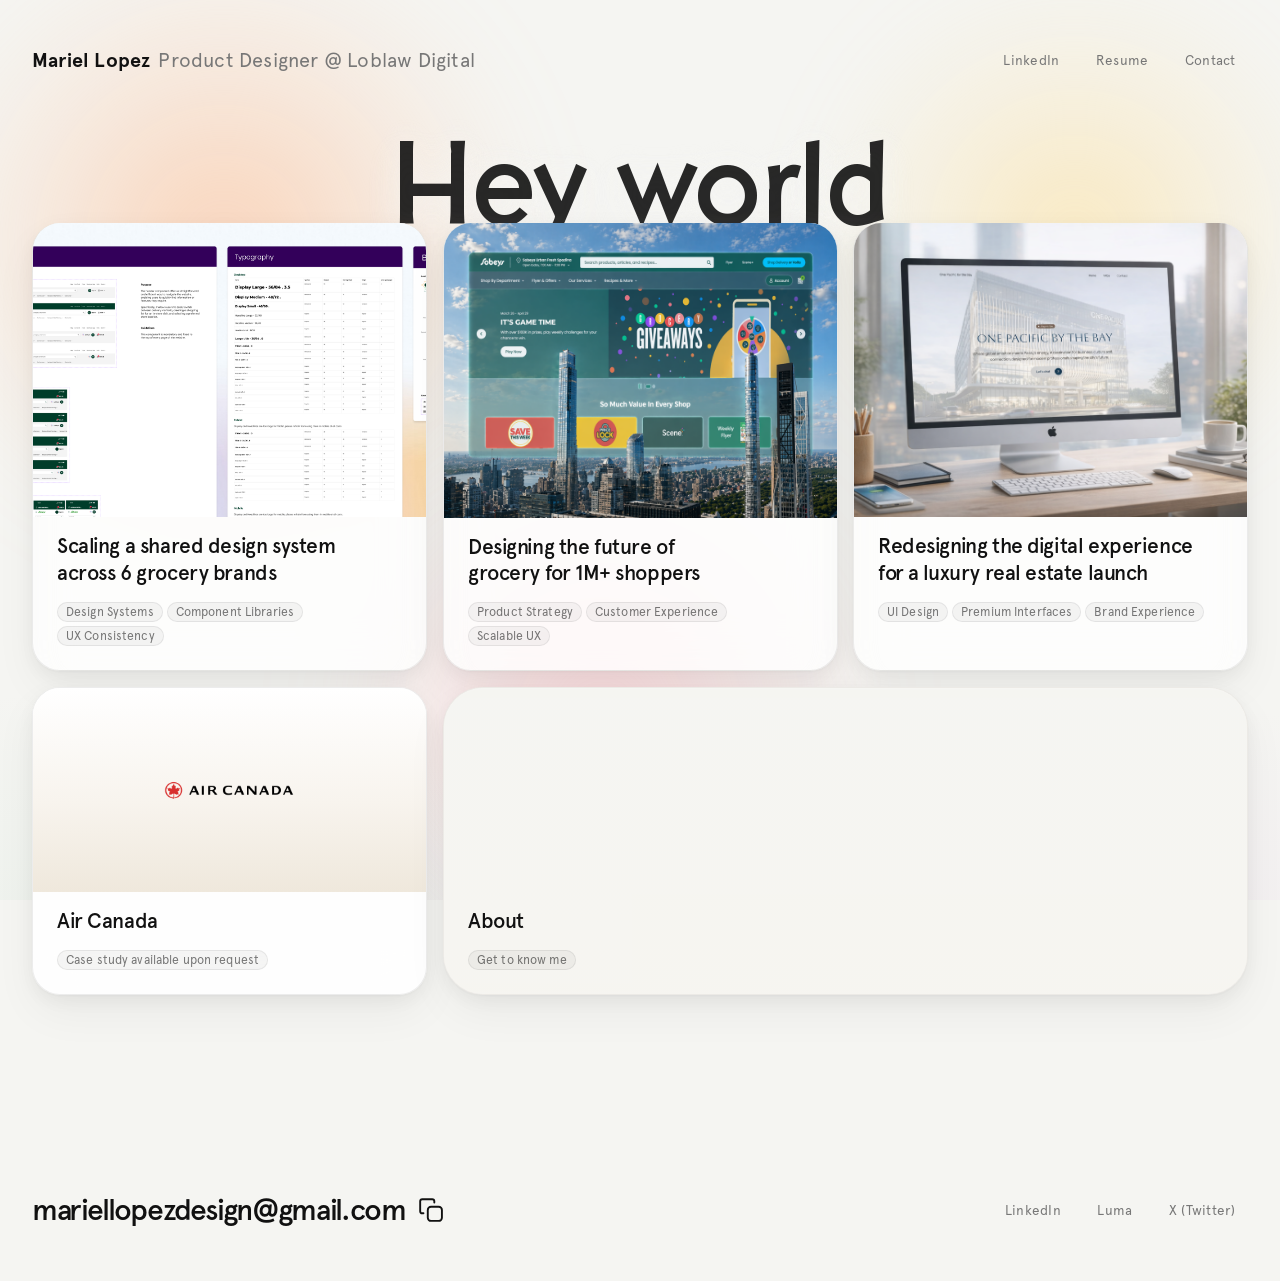
<file: index.html>
<!DOCTYPE html>
<html lang="en">
<head>
  <meta charset="UTF-8" />
  <meta name="viewport" content="width=device-width, initial-scale=1.0" />
  <title>Mariel Lopez</title>
  <link rel="icon" type="image/png" sizes="32x32" href="favicon-32x32.png" />
  <link rel="icon" type="image/png" sizes="16x16" href="favicon-16x16.png" />
  <link rel="icon" type="image/png" href="favicon.png" />
  <link rel="apple-touch-icon" sizes="180x180" href="apple-touch-icon.png" />
  <link rel="shortcut icon" href="favicon.png" />
  <link rel="stylesheet" href="fonts.css" />
  <link rel="stylesheet" href="spacing.css" />
  <link rel="stylesheet" href="nav.css" />
  <link rel="stylesheet" href="theme.css" />
  <link rel="stylesheet" href="page-transitions.css" />
  <link rel="stylesheet" href="layout.css" />
  <link rel="stylesheet" href="hover.css" />
  <link rel="stylesheet" href="icons.css" />
  <link rel="stylesheet" href="copy-email.css" />
  <link rel="stylesheet" href="password-gate.css" />
  <style>
    *, *::before, *::after { box-sizing: border-box; margin: 0; padding: 0; }
    html {
      scroll-behavior: smooth;
      -webkit-text-size-adjust: 100%;
      text-size-adjust: 100%;
      overflow-x: visible;
      overflow-y: visible;
    }

    :root {
      --mono-serif: "Apercu Pro", "Helvetica Neue", Helvetica, Geist, Arial, sans-serif;
    }

    body {
      background: var(--page-bg);
      color: var(--body-color);
      overflow-x: visible;
      overflow-y: auto;
      --card-tag-font-size: clamp(11px, 0.95vw, 13px);
      --card-title-font-size: var(--h3-font-size);
    }

    .mono-nav .nav-etc {
      position: relative;
    }

    .mono-nav .nav-etc-tip {
      position: absolute;
      top: calc(100% + var(--popover-offset));
      left: 50%;
      transform: translateX(-50%);
      background: #fff;
      border: 1px solid rgba(0, 0, 0, 0.12);
      border-radius: 100px;
      padding: var(--popover-pad-y) var(--space-16);
      font-family: var(--mono-serif);
      font-size: 12px;
      font-weight: 300;
      font-style: italic;
      color: #555;
      text-transform: none;
      white-space: nowrap;
      pointer-events: none;
      opacity: 0;
      transition: opacity 0.2s ease;
      box-shadow: 0 4px 16px rgba(0, 0, 0, 0.06);
      z-index: 20;
    }

    .mono-nav .nav-etc:hover .nav-etc-tip,
    .mono-nav .nav-etc:focus-visible .nav-etc-tip {
      opacity: 1;
    }

    .visually-hidden {
      position: absolute;
      width: 1px;
      height: 1px;
      padding: 0;
      margin: -1px;
      overflow: hidden;
      clip: rect(0, 0, 0, 0);
      white-space: nowrap;
      border: 0;
    }

    .hero-sans {
      font-family: var(--mono-serif);
      max-width: 1440px;
      margin: 0 auto;
      padding: 0 0 var(--space-48);
    }

    .hero-sans-grid {
      display: grid;
      grid-template-columns: minmax(0, 1fr) minmax(260px, 0.95fr);
      gap: var(--space-64);
      align-items: center;
      margin-bottom: var(--space-48);
    }

    .hero-sans-copy {
      max-width: none;
      width: 100%;
    }

    .hero-sans-lead {
      font-size: clamp(22px, 2.35vw, 32px);
      font-weight: 400;
      line-height: 1.35;
      letter-spacing: -0.01em;
      color: #111;
    }

    .hero-sans-lead-muted {
      font-weight: 400;
      color: #777;
      letter-spacing: -0.01em;
    }

    .hero-sans-sub {
      margin-top: var(--space-24);
      font-size: clamp(15px, 1.35vw, 18px);
      font-weight: 400;
      line-height: 1.45;
      color: #111;
      opacity: 0.92;
    }

    .hero-sans-visual {
      display: flex;
      align-items: center;
      justify-content: center;
    }

    @keyframes blob1 {
      0%, 100% { transform: translate(0%, 0%)   scale(1);    }
      50%       { transform: translate(12%, 18%) scale(1.1);  }
    }
    @keyframes blob2 {
      0%, 100% { transform: translate(0%, 0%)    scale(1);    }
      50%       { transform: translate(18%, -10%) scale(0.93); }
    }
    @keyframes blob3 {
      0%, 100% { transform: translate(0%, 0%)    scale(1);    }
      50%       { transform: translate(-14%, 14%) scale(1.06); }
    }
    @keyframes blob4 {
      0%, 100% { transform: translate(0%, 0%)     scale(1);   }
      50%       { transform: translate(-16%, -18%) scale(1.12);}
    }
    @keyframes blob5 {
      0%, 100% { transform: translate(0%, 0%)   scale(1);    }
      50%       { transform: translate(8%, -12%) scale(0.9);  }
    }

    .hero-orb {
      width: min(100%, 520px);
      aspect-ratio: 1;
      border-radius: 50%;
      overflow: hidden;
      position: relative;
      flex-shrink: 0;
      background: #f0edf8;
    }

    .orb-blob {
      position: absolute;
      border-radius: 50%;
    }

    .orb-blob-1 {
      width: 80%; height: 80%;
      top: -20%; left: 0%;
      background: radial-gradient(circle, #8899e8 0%, transparent 68%);
      filter: blur(30px);
      animation: blob1 11s ease-in-out infinite;
    }

    .orb-blob-2 {
      width: 70%; height: 70%;
      top: 10%; left: -15%;
      background: radial-gradient(circle, #80c8d0 0%, transparent 68%);
      filter: blur(26px);
      animation: blob2 13s ease-in-out infinite;
    }

    .orb-blob-3 {
      width: 75%; height: 75%;
      top: 15%; right: -10%;
      background: radial-gradient(circle, #cc99d8 0%, transparent 68%);
      filter: blur(34px);
      animation: blob3 9s ease-in-out infinite;
    }

    .orb-blob-4 {
      width: 60%; height: 60%;
      bottom: -15%; right: 0%;
      background: radial-gradient(circle, #f09050 0%, transparent 68%);
      filter: blur(28px);
      animation: blob4 15s ease-in-out infinite;
    }

    .orb-blob-5 {
      width: 65%; height: 65%;
      top: 20%; left: 18%;
      background: radial-gradient(circle, #e0c8f0 0%, transparent 68%);
      filter: blur(38px);
      animation: blob5 12s ease-in-out infinite;
    }

    /* Wrapper is the positioning + hover context; tooltip is out-of-flow so it never pushes lines apart. */
    .hero-mono-star-tt {
      position: relative;
      display: inline-block;
      vertical-align: baseline;
    }

    .hero-mono-star-keyword {
      color: #111;
      font-weight: 500;
      text-decoration: underline;
      text-decoration-thickness: 1px;
      text-underline-offset: 3px;
      text-decoration-color: rgba(0, 0, 0, 0.35);
      cursor: pointer;
      transition: color 0.15s ease, text-decoration-color 0.15s ease, text-decoration-thickness 0.15s ease;
    }

    .hero-mono-star-keyword:hover,
    .hero-mono-star-keyword:focus-visible {
      color: #000;
      text-decoration-color: currentColor;
      text-decoration-thickness: 1.5px;
    }

    .hero-mono-star-cardtip {
      position: absolute;
      top: calc(100% + var(--popover-offset));
      right: 0;
      left: auto;
      width: max-content;
      max-width: min(260px, 62vw);
      padding: var(--popover-pad-y) var(--popover-pad-x);
      font-family: var(--mono-serif);
      font-size: clamp(11px, 1.05vw, 13px);
      font-weight: 400;
      line-height: 1.25;
      color: #111;
      text-align: left;
      text-decoration: none;
      border: 1px solid rgba(0, 0, 0, 0.12);
      border-radius: 8px;
      background: rgba(255, 255, 255, 0.96);
      box-shadow: 0 6px 20px rgba(0, 0, 0, 0.08);
      opacity: 0;
      visibility: hidden;
      z-index: 25;
      pointer-events: none;
      transition: opacity 0.18s ease, visibility 0.18s ease;
    }

    .hero-mono-star-tt:hover .hero-mono-star-cardtip,
    .hero-mono-star-tt:focus-within .hero-mono-star-cardtip {
      opacity: 1;
      visibility: visible;
    }

    .hero-mono-star-cardtip-title {
      display: block;
      font-weight: 600;
    }

    .hero-mono-star-cardtip-domain {
      display: block;
      margin-top: 0.15em;
      font-weight: 300;
      font-style: italic;
      opacity: 0.72;
    }

    @media (hover: none) {
      .hero-mono-star-tt:hover .hero-mono-star-cardtip {
        opacity: 0;
        visibility: hidden;
      }

      .hero-mono-star-tt:focus-within .hero-mono-star-cardtip {
        opacity: 1;
        visibility: visible;
      }
    }

    .hero-mono-scroll {
      display: block;
      width: fit-content;
      margin: 0 auto;
      font-family: var(--mono-serif);
      font-size: clamp(14px, 1.25vw, 17px);
      color: #111;
      text-decoration: none;
      letter-spacing: 0.06em;
      opacity: 0.72;
      transition: opacity 0.2s ease, transform 220ms cubic-bezier(0.22, 1, 0.36, 1), letter-spacing 180ms ease;
    }

    .hero-mono-scroll:hover,
    .hero-mono-scroll:focus-visible {
      opacity: 0.4;
    }

    /* ── BACKGROUND BLOBS ── */
    .bg-blobs {
      position: fixed;
      inset: 0;
      z-index: 0;
      pointer-events: none;
      overflow: hidden;
    }

    .bg-blob {
      position: absolute;
      border-radius: 50%;
      transition: opacity 0.45s cubic-bezier(0.22, 1, 0.36, 1);
    }

    /* Accent blobs — hidden by default, revealed on card hover */
    .bg-accent {
      opacity: 0;
      animation: none !important;
    }

    /* Sobeys — muted sage green */
    .bg-accent-sobeys-1 {
      width: 62vw; height: 62vw;
      top: -14%; left: -8%;
      background: radial-gradient(circle, rgba(155, 205, 175, 0.58) 0%, rgba(155, 205, 175, 0.18) 40%, transparent 62%);
      filter: blur(58px);
    }
    .bg-accent-sobeys-2 {
      width: 50vw; height: 50vw;
      bottom: -8%; right: 8%;
      background: radial-gradient(circle, rgba(135, 190, 158, 0.44) 0%, rgba(135, 190, 158, 0.12) 40%, transparent 62%);
      filter: blur(64px);
    }

    /* Design Systems — pale lavender */
    .bg-accent-design-1 {
      width: 60vw; height: 60vw;
      top: -10%; right: -8%;
      background: radial-gradient(circle, rgba(195, 178, 232, 0.58) 0%, rgba(195, 178, 232, 0.18) 40%, transparent 62%);
      filter: blur(58px);
    }
    .bg-accent-design-2 {
      width: 48vw; height: 48vw;
      bottom: -10%; left: 8%;
      background: radial-gradient(circle, rgba(172, 155, 218, 0.44) 0%, rgba(172, 155, 218, 0.12) 40%, transparent 62%);
      filter: blur(62px);
    }

    /* Air Canada — brand red */
    .bg-accent-air-canada-1 {
      width: 60vw; height: 60vw;
      top: -12%; left: -6%;
      background: radial-gradient(circle, rgba(230, 45, 65, 0.55) 0%, rgba(230, 45, 65, 0.17) 40%, transparent 62%);
      filter: blur(58px);
    }
    .bg-accent-air-canada-2 {
      width: 52vw; height: 52vw;
      bottom: -10%; right: 6%;
      background: radial-gradient(circle, rgba(200, 32, 52, 0.42) 0%, rgba(200, 32, 52, 0.11) 40%, transparent 62%);
      filter: blur(62px);
    }

    /* One Pacific — warm amber gold */
    .bg-accent-pacific-1 {
      width: 58vw; height: 58vw;
      top: -12%; right: -4%;
      background: radial-gradient(circle, rgba(235, 205, 140, 0.58) 0%, rgba(235, 205, 140, 0.18) 40%, transparent 62%);
      filter: blur(56px);
    }
    .bg-accent-pacific-2 {
      width: 48vw; height: 48vw;
      bottom: -12%; left: 14%;
      background: radial-gradient(circle, rgba(218, 185, 112, 0.44) 0%, rgba(218, 185, 112, 0.12) 40%, transparent 62%);
      filter: blur(60px);
    }

    /* About — soft sky / steel blue */
    .bg-accent-about-1 {
      width: 60vw; height: 60vw;
      top: -10%; right: -8%;
      background: radial-gradient(circle, rgba(190, 214, 232, 0.56) 0%, rgba(190, 214, 232, 0.17) 40%, transparent 62%);
      filter: blur(58px);
    }
    .bg-accent-about-2 {
      width: 48vw; height: 48vw;
      bottom: -10%; left: 8%;
      background: radial-gradient(circle, rgba(168, 196, 218, 0.42) 0%, rgba(168, 196, 218, 0.11) 40%, transparent 62%);
      filter: blur(62px);
    }

    /* Fade out base blobs on any featured card hover */
    body:has(.project-card--accent-sobeys:hover) .bg-blob-1,
    body:has(.project-card--accent-sobeys:hover) .bg-blob-2,
    body:has(.project-card--accent-sobeys:hover) .bg-blob-3,
    body:has(.project-card--accent-design-systems:hover) .bg-blob-1,
    body:has(.project-card--accent-design-systems:hover) .bg-blob-2,
    body:has(.project-card--accent-design-systems:hover) .bg-blob-3,
    body:has(.project-card--accent-one-pacific:hover) .bg-blob-1,
    body:has(.project-card--accent-one-pacific:hover) .bg-blob-2,
    body:has(.project-card--accent-one-pacific:hover) .bg-blob-3,
    body:has(.project-card--accent-air-canada:hover) .bg-blob-1,
    body:has(.project-card--accent-air-canada:hover) .bg-blob-2,
    body:has(.project-card--accent-air-canada:hover) .bg-blob-3,
    body:has(.project-card--accent-about:hover) .bg-blob-1,
    body:has(.project-card--accent-about:hover) .bg-blob-2,
    body:has(.project-card--accent-about:hover) .bg-blob-3,
    body:has(.project-card--accent-air-canada:focus-visible) .bg-blob-1,
    body:has(.project-card--accent-air-canada:focus-visible) .bg-blob-2,
    body:has(.project-card--accent-air-canada:focus-visible) .bg-blob-3,
    body:has(.project-card--accent-about:focus-visible) .bg-blob-1,
    body:has(.project-card--accent-about:focus-visible) .bg-blob-2,
    body:has(.project-card--accent-about:focus-visible) .bg-blob-3 { opacity: 0; }

    /* Fade in Sobeys blobs */
    body:has(.project-card--accent-sobeys:hover) .bg-accent-sobeys-1,
    body:has(.project-card--accent-sobeys:hover) .bg-accent-sobeys-2 { opacity: 1; }

    /* Fade in Design Systems blobs */
    body:has(.project-card--accent-design-systems:hover) .bg-accent-design-1,
    body:has(.project-card--accent-design-systems:hover) .bg-accent-design-2 { opacity: 1; }

    /* Fade in One Pacific blobs */
    body:has(.project-card--accent-one-pacific:hover) .bg-accent-pacific-1,
    body:has(.project-card--accent-one-pacific:hover) .bg-accent-pacific-2 { opacity: 1; }

    /* Fade in Air Canada blobs */
    body:has(.project-card--accent-air-canada:hover) .bg-accent-air-canada-1,
    body:has(.project-card--accent-air-canada:hover) .bg-accent-air-canada-2,
    body:has(.project-card--accent-air-canada:focus-visible) .bg-accent-air-canada-1,
    body:has(.project-card--accent-air-canada:focus-visible) .bg-accent-air-canada-2 { opacity: 1; }

    /* Fade in About blobs */
    body:has(.project-card--accent-about:hover) .bg-accent-about-1,
    body:has(.project-card--accent-about:hover) .bg-accent-about-2,
    body:has(.project-card--accent-about:focus-visible) .bg-accent-about-1,
    body:has(.project-card--accent-about:focus-visible) .bg-accent-about-2 { opacity: 1; }

    @media (prefers-reduced-motion: reduce) {
      .bg-blob { transition: none !important; }
    }

    .bg-blob-1 {
      width: 55vw; height: 55vw;
      top: -12%; left: -10%;
      background: radial-gradient(circle, rgba(255, 185, 140, 0.58) 0%, rgba(255, 185, 140, 0.18) 38%, transparent 62%);
      filter: blur(48px);
      animation: bg-drift-1 24s ease-in-out infinite;
    }

    .bg-blob-2 {
      width: 48vw; height: 48vw;
      top: -8%; right: -8%;
      background: radial-gradient(circle, rgba(255, 220, 140, 0.52) 0%, rgba(255, 220, 140, 0.16) 36%, transparent 60%);
      filter: blur(44px);
      animation: bg-drift-2 30s ease-in-out infinite;
    }

    .bg-blob-3 {
      width: 50vw; height: 50vw;
      bottom: -15%; left: 22%;
      background: radial-gradient(circle, rgba(255, 175, 185, 0.48) 0%, rgba(255, 175, 185, 0.14) 36%, transparent 60%);
      filter: blur(52px);
      animation: bg-drift-3 27s ease-in-out infinite;
    }

    .bg-noise {
      position: fixed;
      inset: 0;
      z-index: 0;
      pointer-events: none;
      background: url("textures/noise.png") repeat / 220px;
      opacity: 0.045;
      mix-blend-mode: multiply;
    }

    @keyframes bg-drift-1 {
      0%, 100% { transform: translate(0%,   0%);  }
      33%       { transform: translate(9%,  14%);  }
      66%       { transform: translate(-4%, 20%);  }
    }

    @keyframes bg-drift-2 {
      0%, 100% { transform: translate(0%,   0%);  }
      33%       { transform: translate(-11%, 9%);  }
      66%       { transform: translate(7%,  16%);  }
    }

    @keyframes bg-drift-3 {
      0%, 100% { transform: translate(0%,    0%); }
      33%       { transform: translate(13%,  -9%); }
      66%       { transform: translate(-7%, -13%); }
    }

    @media (prefers-reduced-motion: reduce) {
      .bg-blob { animation: none !important; }
    }

    @media (max-width: 768px) {
      .hero-sans-grid {
        grid-template-columns: 1fr;
        gap: var(--space-32);
      }

      .hero-sans-visual {
        order: -1;
        justify-content: flex-start;
      }

      .hero-orb {
        width: min(100%, 380px);
      }
    }

    .page {
      position: relative;
      z-index: 1;
      display: flex;
      flex-direction: column;
      align-items: stretch;
      gap: var(--page-section-gap);
      box-sizing: border-box;
      overflow-x: visible;
      overflow-y: visible;
    }

    /* ── FEATURED WORK ── */
    .work-section {
      width: 100%;
      position: relative;
      z-index: 1;
      overflow: visible;
      scroll-margin-top: var(--space-96);
      margin-top: 0;
      margin-bottom: 0;
      padding-bottom: 0;
    }

    .cards-grid {
      position: relative;
      z-index: 1;
      margin-top: 24px;
      margin-bottom: 0;
      padding-bottom: 0;
      transform: none;
      display: grid;
      grid-template-columns: repeat(3, minmax(0, 1fr));
      gap: var(--card-grid-gap-tight);
      align-items: stretch;
    }

    @media (min-width: 901px) {
      .home-page .cards-grid {
        width: 100%;
        margin-top: -8px;
        margin-left: auto;
        margin-right: auto;
        position: relative;
        z-index: 2;
        transform: none;
        grid-template-columns: repeat(3, 1fr);
        column-gap: var(--space-16);
        row-gap: var(--card-grid-gap-tight);
        align-items: stretch;
      }

      .cards-grid .project-card {
        position: relative;
        z-index: 2;
        background: rgba(255, 255, 255, 0.9);
        backdrop-filter: blur(22px) saturate(1.04);
        -webkit-backdrop-filter: blur(22px) saturate(1.04);
      }

      /* Top row: page-tinted gradient so cards melt into hero title below */
      .home-page .cards-grid .project-card:nth-child(-n+3):not(.about-card) {
        background: var(--hero-card-top-blend) !important;
        box-shadow:
          inset 0 28px 52px -20px color-mix(in srgb, var(--page-bg) 55%, transparent),
          0 6px 22px rgba(0, 0, 0, 0.055),
          0 18px 44px rgba(0, 0, 0, 0.048),
          0 1px 3px rgba(0, 0, 0, 0.04);
      }

      html.dark-theme .home-page .cards-grid .project-card:nth-child(-n+3):not(.about-card) {
        box-shadow:
          inset 0 32px 56px -18px color-mix(in srgb, var(--page-bg) 70%, transparent),
          0 6px 22px rgba(0, 0, 0, 0.2),
          0 18px 44px rgba(0, 0, 0, 0.16),
          0 1px 3px rgba(0, 0, 0, 0.12);
      }

      .cards-grid .project-card:nth-child(-n+3) {
        margin-top: 0;
        align-self: stretch;
        border-top: none;
      }

      .cards-grid .project-card:nth-child(-n+3) .card-image {
        flex: 0 0 auto;
        aspect-ratio: 4 / 3;
        max-height: none;
        margin: 0;
        width: 100%;
      }

      .cards-grid .project-card:nth-child(-n+3) .card-footer {
        padding: var(--card-footer-padding);
      }

      .cards-grid .project-card:nth-child(n+4),
      .cards-grid .second-row-card {
        min-height: var(--card-min-row-secondary);
        height: 100%;
        align-self: stretch;
      }

      .cards-grid .second-row-card .card-footer {
        min-height: 0;
        margin-top: 0;
        padding: var(--space-16) var(--space-24) var(--space-24);
        gap: var(--card-secondary-title-gap);
      }

      .cards-grid .second-row-card .card-title-wrap,
      .cards-grid .second-row-card .card-tags {
        margin-top: 0;
        margin-bottom: 0;
      }

      .cards-grid .air-canada-card .card-image {
        flex: 1 1 auto;
        aspect-ratio: unset;
        height: auto;
        min-height: var(--card-air-canada-media);
        max-height: none;
        margin: 0;
        width: 100%;
        display: flex;
        align-items: center;
        justify-content: center;
      }
    }

    @media (max-width: 985px) {
      .cards-grid {
        max-width: none;
        margin: 0;
        width: 100%;
      }
    }

    .project-card {
      container-type: inline-size;
      position: relative;
      z-index: 1;
      isolation: isolate;
      height: 100%;
      align-self: stretch;
      background: var(--surface-glass);
      backdrop-filter: blur(20px);
      -webkit-backdrop-filter: blur(20px);
      border: 1px solid var(--surface-border);
      border-radius: 28px;
      overflow: hidden;
      display: flex;
      flex-direction: column;
      gap: 0;
      text-decoration: none;
      color: var(--page-ink);
      box-shadow:
        0 6px 22px rgba(0, 0, 0, 0.055),
        0 18px 44px rgba(0, 0, 0, 0.048),
        0 1px 3px rgba(0, 0, 0, 0.04);
      transition:
        box-shadow 0.35s ease,
        background 0.35s ease,
        border-color 0.35s ease;
    }

    .project-card:not(.no-hover):hover,
    .project-card:not(.no-hover):focus-visible {
      box-shadow:
        0 14px 42px rgba(0, 0, 0, 0.092),
        0 36px 76px rgba(0, 0, 0, 0.068),
        0 4px 14px rgba(0, 0, 0, 0.045);
      background: var(--surface-glass-hover);
    }

    /* Featured project cards — subtle brand-tinted ambient shadow on hover */
    .project-card--accent-sobeys:hover,
    .project-card--accent-sobeys:focus-visible {
      box-shadow:
        0 14px 42px rgba(0, 0, 0, 0.078),
        0 36px 78px rgba(28, 118, 102, 0.22),
        0 10px 34px rgba(18, 92, 82, 0.12),
        0 4px 14px rgba(12, 72, 64, 0.06);
    }

    .project-card--accent-design-systems:hover,
    .project-card--accent-design-systems:focus-visible {
      box-shadow:
        0 14px 42px rgba(0, 0, 0, 0.078),
        0 36px 78px rgba(92, 68, 168, 0.21),
        0 10px 36px rgba(72, 52, 148, 0.11),
        0 4px 14px rgba(56, 42, 128, 0.055);
    }

    .project-card--accent-one-pacific:hover,
    .project-card--accent-one-pacific:focus-visible {
      box-shadow:
        0 14px 42px rgba(0, 0, 0, 0.078),
        0 36px 78px rgba(176, 138, 72, 0.24),
        0 10px 34px rgba(148, 112, 48, 0.13),
        0 4px 14px rgba(128, 96, 40, 0.065);
    }

    .project-card--accent-air-canada:hover,
    .project-card--accent-air-canada:focus-visible {
      box-shadow:
        0 14px 42px rgba(0, 0, 0, 0.078),
        0 36px 78px rgba(210, 38, 58, 0.24),
        0 10px 34px rgba(185, 28, 48, 0.13),
        0 4px 14px rgba(160, 22, 42, 0.065);
    }

    .project-card--accent-about:hover,
    .project-card--accent-about:focus-visible {
      box-shadow:
        0 14px 42px rgba(0, 0, 0, 0.078),
        0 36px 78px rgba(100, 145, 180, 0.18),
        0 10px 36px rgba(80, 125, 160, 0.09),
        0 4px 14px rgba(60, 100, 135, 0.045);
    }

    @media (min-width: 901px) {
      .project-card--accent-air-canada:hover,
      .project-card--accent-air-canada:focus-visible {
        background: linear-gradient(180deg, #ffffff 0%, #f8f4ee 48%, #efe8dc 58%, var(--surface-glass) 100%);
      }

      .cards-grid .project-card:nth-child(-n+3):hover,
      .cards-grid .project-card:nth-child(-n+3):focus-visible {
        border-top: none;
      }
    }

    /* About card: whisper-soft wash (ivory / beige / blush, barely-there cool) */
    /* About card: 4-layer system — gradient / photo / overlay / text */
    .project-card.about-card {
      border-radius: 40px;
      border: 1px solid rgba(0, 0, 0, 0.045);
      backdrop-filter: none;
      -webkit-backdrop-filter: none;
      box-shadow:
        inset 0 1px 0 rgba(255, 255, 255, 0.42),
        0 6px 22px rgba(0, 0, 0, 0.055),
        0 18px 44px rgba(0, 0, 0, 0.048),
        0 1px 3px rgba(0, 0, 0, 0.04);
      background: #f7f5f0;
    }

    .project-card.about-card:hover,
    .project-card.about-card:focus-visible {
      background: #f7f5f0;
    }

    /* Layer 1: Soft blurred gradient — wave shifts on hover */
    .about-card::before {
      content: "";
      position: absolute;
      inset: -12%;
      border-radius: inherit;
      z-index: 0;
      pointer-events: none;
      background: #f5f5f2;
      filter: blur(24px);
      opacity: 0.88;
      transform: scale(1.08) translateX(-4%);
      transition:
        transform 0.88s cubic-bezier(0.22, 1, 0.36, 1),
        opacity 0.88s cubic-bezier(0.22, 1, 0.36, 1),
        background 0.88s cubic-bezier(0.22, 1, 0.36, 1);
    }

    .about-card:hover::before,
    .about-card:focus-visible::before {
      background: #f5f5f2;
      transform: scale(1.14) translateX(4%);
      opacity: 0.72;
    }

    /* Layer 2: Photo — light white wash baked into the image layer */
    .about-card-photo {
      position: absolute;
      inset: 0;
      border-radius: inherit;
      z-index: 1;
      pointer-events: none;
      background-color: #f7f5f0;
      background-image:
        linear-gradient(
          to bottom,
          rgba(255, 255, 255, 0.78) 0%,
          rgba(247, 245, 240, 0.82) 100%
        ),
        url("photo-mariel2.jpeg");
      background-position: center, center 42%;
      background-size: cover, cover;
      background-repeat: no-repeat, no-repeat;
      filter: saturate(0.88) contrast(0.93) brightness(1.06);
      opacity: 0;
      transition: opacity 0.7s cubic-bezier(0.22, 1, 0.36, 1);
      transition-delay: 0.12s;
    }

    .about-card:hover .about-card-photo,
    .about-card:focus-visible .about-card-photo {
      opacity: 1;
      filter: saturate(0.94) contrast(0.96) brightness(1.04);
    }

    /* Layer 3: Cream readability overlay */
    .about-card::after {
      content: "";
      position: absolute;
      inset: 0;
      z-index: 2;
      border-radius: inherit;
      pointer-events: none;
      background: linear-gradient(to bottom,
        rgba(247, 245, 240, 0.04) 0%,
        rgba(247, 245, 240, 0.62) 100%);
      opacity: 1;
      transition: opacity 0.7s cubic-bezier(0.22, 1, 0.36, 1);
    }

    .about-card:hover::after,
    .about-card:focus-visible::after {
      background: linear-gradient(to bottom,
        rgba(247, 245, 240, 0.02) 0%,
        rgba(247, 245, 240, 0.36) 100%);
    }

    /* Layer 4: Noise — same treatment as site-wide noise */
    .about-card-noise {
      position: absolute;
      inset: 0;
      border-radius: inherit;
      z-index: 3;
      pointer-events: none;
      background: url("textures/noise.png") repeat / 220px;
      opacity: 0.028;
      mix-blend-mode: multiply;
    }

    .project-card.no-hover {
      cursor: default;
    }

    .project-card.no-hover:hover,
    .project-card.no-hover:focus-visible {
      transform: none;
      box-shadow: none;
      background: var(--surface-glass);
    }

    /* Card image — fills top of card edge-to-edge; card overflow:hidden clips top corners */
    .card-image {
      margin: 0;
      border-radius: 0;
      border: none;
      box-shadow: none;
      overflow: hidden;
      flex: 0 0 auto;
      width: 100%;
      min-height: auto;
      max-height: none;
      aspect-ratio: 4 / 3;
      line-height: 0;
      background: transparent;
    }

    @media (min-width: 641px) {
      .cards-grid .project-card:nth-child(-n+3) .card-image {
        flex: 0 0 auto;
        max-height: none;
        width: 100%;
      }
    }

    .card-image img {
      width: 100%;
      height: 100%;
      object-fit: cover;
      display: block;
      margin-bottom: -1px;
    }

    .card-image--logo {
      background: linear-gradient(180deg, #ffffff 0%, #f8f4ee 55%, #efe8dc 100%);
    }

    .air-canada-card .card-image--logo {
      background: linear-gradient(180deg, #ffffff 0%, #f8f4ee 55%, #efe8dc 100%);
    }

    .card-image--logo img {
      object-fit: contain;
      padding: 12%;
    }

    /* Card footer — no reserved box; title area is text only */
    .card-footer {
      min-height: 0;
      padding: var(--card-footer-padding);
      display: flex;
      flex-direction: column;
      align-items: flex-start;
      gap: var(--card-footer-gap);
      margin-top: 0;
      flex: 0 0 auto;
      flex-shrink: 0;
      min-width: 0;
      text-align: left;
      background: transparent;
      border: none;
      box-shadow: none;
    }

    /* Slot-machine title */
    .card-title-wrap {
      overflow: visible;
      position: relative;
      min-width: 0;
      width: 100%;
      text-align: left;
      background: transparent;
      border: none;
      box-shadow: none;
      outline: none;
    }

    .cards-grid .project-card:nth-child(-n+3) .card-title-wrap {
      min-height: calc(var(--card-title-font-size) * 2 * var(--h3-line-height));
    }

    .card-title-original,
    .card-title-clone {
      max-width: 100%;
      font-family: var(--mono-serif);
      font-size: var(--card-title-font-size);
      font-weight: var(--h3-font-weight);
      line-height: var(--h3-line-height);
      letter-spacing: var(--h3-letter-spacing);
      color: var(--card-title-ink);
      text-align: left;
      margin: 0;
      background: transparent;
      border: none;
      box-shadow: none;
      transition: color 0.3s ease;
    }

    .card-title-original {
      display: -webkit-box;
      -webkit-box-orient: vertical;
      -webkit-line-clamp: 2;
      white-space: normal;
      text-wrap: balance;
      overflow-wrap: break-word;
      overflow: hidden;
    }

    .card-title-clone {
      position: absolute;
      width: 1px;
      height: 1px;
      padding: 0;
      margin: -1px;
      overflow: hidden;
      clip: rect(0, 0, 0, 0);
      white-space: nowrap;
      border: 0;
    }

    .card-tags {
      display: flex;
      flex-wrap: wrap;
      gap: 4px;
      min-width: 0;
    }

    .card-pill {
      display: inline-flex;
      align-items: center;
      font-family: var(--mono-serif);
      font-size: var(--card-tag-font-size);
      font-weight: 400;
      line-height: 1;
      color: var(--card-meta-ink);
      letter-spacing: 0.01em;
      padding: 3px 8px;
      border-radius: 100px;
      border: 1px solid var(--surface-border);
      background: rgba(0, 0, 0, 0.04);
      white-space: nowrap;
      transition: color 0.3s ease;
    }

    /* Nav-style cards (no image) — About in second row */
    .project-card--nav.about-card {
      justify-content: flex-start;
      min-height: var(--card-min-row-secondary);
      height: 100%;
    }

    /* Second row — shared title/tag spacing (Air Canada + About) */
    .cards-grid .second-row-card .card-footer {
      gap: var(--card-secondary-title-gap);
      padding: var(--space-16) var(--space-24) var(--space-24);
      min-height: 0;
      margin-top: 0;
    }

    .cards-grid .second-row-card .card-title-wrap,
    .cards-grid .second-row-card .card-tags {
      margin-top: 0;
      margin-bottom: 0;
    }

    /* Bottom row: Air Canada + About (About spans 2 cols from 641px+) */
    .about-card {
      grid-column: span 1;
      min-height: var(--card-min-row-secondary);
      height: 100%;
      position: relative;
      overflow: hidden;
    }

    @media (min-width: 641px) {
      .about-card {
        grid-column: span 2;
      }
    }

    .air-canada-card {
      grid-column: span 1;
    }

    .utility-card,
    .air-canada-card,
    .second-row-card {
      min-height: var(--card-min-row-secondary);
      height: 100%;
    }

    .about-card.second-row-card,
    .about-card.project-card--nav {
      min-height: var(--card-min-row-secondary);
      height: 100%;
      padding: 0;
    }

    .second-row-card {
      padding: var(--card-secondary-pad);
      box-sizing: border-box;
    }

    .about-card-content {
      position: absolute;
      bottom: 0;
      left: 0;
      right: 0;
      top: auto;
      z-index: 4;
      display: flex;
      flex-direction: column;
      align-items: stretch;
      justify-content: flex-end;
      min-height: 0;
      max-height: none;
      flex: 0 0 auto;
      padding: 0;
      box-sizing: border-box;
    }

    .about-card-content .card-footer {
      width: 100%;
    }

    /* Air Canada: teaser tile — fixed logo band; override second-row-card padding so image fills to top */
    .air-canada-card.second-row-card {
      display: flex;
      flex-direction: column;
      padding: 0;
    }

    .air-canada-card .card-image {
      flex: 1 1 auto;
      aspect-ratio: unset;
      height: auto;
      min-height: var(--card-air-canada-media);
      max-height: none;
      margin: 0;
      width: 100%;
      display: flex;
      align-items: center;
      justify-content: center;
    }

    .air-canada-card .card-image--logo img {
      width: 260px;
      max-width: 75%;
      height: auto;
      object-fit: contain;
      object-position: center;
      display: block;
    }

    .air-canada-card.second-row-card .card-footer {
      flex: 0 0 auto;
    }

    /* Icon in cards and links */
    .card-icon {
      display: inline-block;
      vertical-align: middle;
      flex-shrink: 0;
      transition: opacity 0.3s ease, color 0.3s ease;
      opacity: 0.7;
    }

    @media (max-width: 1024px) {
      :root {
        --card-featured-media-ratio: 4 / 3;
        --card-utility-band-h: clamp(160px, 22vw, 200px);
        --card-utility-h: calc(var(--card-utility-band-h) + 5.5rem);
      }

      .cards-grid { grid-template-columns: repeat(2, minmax(0, 1fr)); }

      /* One Pacific + Air Canada — same media width / height (4:3 like featured row) */
      .cards-grid .project-card--accent-one-pacific .card-image,
      .cards-grid .air-canada-card .card-image {
        flex: 0 0 auto;
        aspect-ratio: var(--card-featured-media-ratio);
        width: 100%;
        height: auto;
        min-height: 0;
        max-height: none;
        overflow: hidden;
      }

      .cards-grid .project-card:nth-child(-n+3) .card-pill {
        font-size: calc(var(--card-tag-font-size) * 0.94);
        letter-spacing: -0.01em;
      }

      /* About spans 2 cols; Air Canada hugs 4:3 media + footer */
      .about-card {
        grid-column: span 2;
      }

      .about-card.second-row-card {
        display: flex;
        flex-direction: column;
        min-height: var(--card-utility-h);
        height: 100%;
        align-self: stretch;
      }

      .air-canada-card.second-row-card {
        display: flex;
        flex-direction: column;
        min-height: 0;
        height: auto;
        align-self: stretch;
      }

      .project-card--nav.about-card.second-row-card {
        min-height: var(--card-utility-h);
        padding: 0;
      }

      .project-card--accent-one-pacific,
      .air-canada-card {
        grid-column: span 1;
      }

      .cards-grid .about-card,
      .cards-grid .project-card:nth-child(5) {
        align-self: stretch;
        min-height: var(--card-utility-h);
      }

      .cards-grid .air-canada-card {
        min-height: 0;
      }

      /* Touch / tablet — no hover; show photo glimpse by default */
      .about-card::before {
        background: #f5f5f2;
        transform: scale(1.14) translateX(4%);
        opacity: 0.72;
      }

      .about-card-photo {
        opacity: 1;
        filter: saturate(0.94) contrast(0.96) brightness(1.04);
        transition-delay: 0s;
      }

      .about-card::after {
        background: linear-gradient(to bottom,
          rgba(247, 245, 240, 0.02) 0%,
          rgba(247, 245, 240, 0.36) 100%);
      }
    }

    @media (prefers-reduced-motion: reduce) {
      .mono-nav > a:not(.hero-name),
      .hero-name,
      .hero-mono-scroll {
        transition-duration: 0.05s;
      }

      .mono-logo-original,
      .mono-logo-clone,
      .card-title-original,
      .card-title-clone,
      .card-image img,
      .card-icon {
        transition-duration: 0.05s !important;
      }

      .orb-blob { animation: none !important; }

      .about-card::before {
        animation: none !important;
        transition: opacity 0.12s ease !important;
        transform: scale(1.08) translateX(-4%) !important;
      }

      .about-card:hover::before,
      .about-card:focus-visible::before {
        transform: scale(1.08) translateX(-4%) !important;
      }

      .about-card-photo {
        transition: opacity 0.12s ease !important;
        transition-delay: 0s !important;
      }

      .big-hover-title {
        filter: none !important;
        transform: translateY(0) !important;
      }

      @media (min-width: 901px) {
        .cards-grid {
          margin-top: -16px !important;
          transform: none !important;
        }
      }

      .project-card,
      .project-card:hover,
      .project-card:focus-visible {
        backdrop-filter: none !important;
        -webkit-backdrop-filter: none !important;
      }

    }

    @media (max-width: 985px) {
      .page { gap: var(--page-section-gap); padding-top: 0; }
      body { --home-hero-title-gap: 0; }
      .work-section {
        margin-top: 0;
        margin-bottom: 0;
        padding-bottom: 0;
      }

      .cards-grid {
        margin-top: 0;
        transform: none;
      }
    }

    .cards-grid .project-card:last-child,
    .cards-grid .about-card,
    .cards-grid .air-canada-card {
      margin-bottom: 0;
    }

    @media (max-width: 985px) {
      body {
        --card-tag-font-size: clamp(11px, 2.75vw, 14px);
      }

      .card-title-original,
      .card-title-clone {
        letter-spacing: -0.01em;
      }
    }

    @media (max-width: 640px) {
      :root {
        --card-featured-media-h: 280px;
        --card-utility-band-h: var(--card-featured-media-h);
        --card-utility-h: calc(var(--card-featured-media-h) + 5.75rem);
      }

      .page {
        padding-top: 0;
        gap: var(--page-section-gap);
      }

      .cards-grid {
        grid-template-columns: minmax(0, 1fr);
        align-items: stretch;
        gap: 20px;
      }

      .cards-grid .project-card {
        display: flex;
        flex-direction: column;
        min-height: auto;
        height: auto;
        max-height: none;
        padding-bottom: 0;
        aspect-ratio: auto;
        position: sticky;
        top: var(--site-nav-height);
      }

      .cards-grid .project-card:not(.air-canada-card):not(.about-card) .card-image {
        flex: 0 0 auto;
        height: var(--card-featured-media-h);
        min-height: var(--card-featured-media-h);
        max-height: var(--card-featured-media-h);
        aspect-ratio: auto;
        overflow: hidden;
      }

      .cards-grid .project-card:not(.air-canada-card):not(.about-card) .card-image img {
        width: 100%;
        height: 100%;
        object-fit: cover;
      }

      /* Air Canada — same media height as One Pacific on mobile */
      .cards-grid .air-canada-card .card-image,
      .cards-grid .air-canada-card .card-image--logo {
        flex: 0 0 var(--card-featured-media-h);
        height: var(--card-featured-media-h);
        min-height: var(--card-featured-media-h);
        max-height: var(--card-featured-media-h);
        aspect-ratio: auto;
        width: 100%;
        overflow: hidden;
      }

      .cards-grid .project-card .card-footer,
      .cards-grid .second-row-card .card-footer,
      .cards-grid .project-card:nth-child(-n+3) .card-footer {
        display: flex;
        flex-direction: column;
        justify-content: flex-start;
        align-items: flex-start;
        flex: 0 0 auto;
        min-height: 0;
        height: auto;
        padding: 20px 20px 18px;
        gap: 10px;
        margin-top: 0;
      }

      .cards-grid .project-card .card-title-wrap,
      .cards-grid .project-card:nth-child(-n+3) .card-title-wrap {
        min-height: 0;
        margin-top: 0;
        margin-bottom: 0;
      }

      .cards-grid .project-card .card-title-original {
        line-height: var(--h3-line-height);
      }

      .cards-grid .project-card .card-tags {
        margin-top: 0;
        gap: 6px;
      }

      .cards-grid .project-card::after {
        display: none;
      }

      /* About utility card — same height as other mobile cards; Air Canada matches One Pacific media */
      .about-card.second-row-card {
        min-height: var(--card-utility-h);
        height: auto;
        display: flex;
        flex-direction: column;
      }

      .air-canada-card.second-row-card {
        min-height: 0;
        height: auto;
        display: flex;
        flex-direction: column;
      }

      .cards-grid .project-card:nth-child(1) { z-index: 1; }
      .cards-grid .project-card:nth-child(2) { z-index: 2; }
      .cards-grid .project-card:nth-child(3) { z-index: 3; }
      .cards-grid .project-card:nth-child(4) { z-index: 4; }
      .cards-grid .project-card:nth-child(5) { z-index: 5; }

      .about-card,
      .utility-card,
      .air-canada-card {
        grid-column: span 1;
      }

      .cards-grid .air-canada-card .card-image,
      .cards-grid .air-canada-card .card-image--logo {
        display: flex;
        align-items: center;
        justify-content: center;
        padding: 32px 24px;
      }


      .cards-grid .air-canada-card .card-image--logo img {
        width: auto;
        max-width: 78%;
        height: auto;
        max-height: 90px;
        object-fit: contain;
        object-position: center;
        padding: 0;
        display: block;
      }
    }

    @media (min-width: 986px) and (max-width: 955px) {
      .mono-nav { gap: var(--space-16) var(--space-16); }
    }

    /* ── BIG HOVER TITLE (background anchor; cards layer on top) ── */
    .home-hero-mono.navbar,
    .hero-title-wrapper,
    .hero-title-inner,
    .hero-text-wrapper,
    .bg-noise {
      overflow-x: visible;
      overflow-y: visible;
    }

    .hero-title-wrapper {
      position: relative;
      top: auto;
      left: auto;
      right: auto;
      width: 100%;
      max-width: none;
      margin-top: 0;
      margin-bottom: 24px;
      overflow: visible;
      pointer-events: none;
      z-index: 0;
      display: flex;
      justify-content: center;
      align-items: flex-start;
      box-sizing: border-box;
      padding-inline: var(--content-pad);
      padding-top: 0.12em;
    }

    /* Gradient mask — sharp top, soft bottom melt into cards (no text blur) */
    .hero-title-inner {
      display: block;
      margin-inline: auto;
      max-width: 100%;
      text-align: center;
      overflow: visible;
      padding: 0.28em 0.22em 0;
      margin-bottom: -10px;
      box-sizing: content-box;
      -webkit-mask-image: var(--hero-title-fade);
      mask-image: var(--hero-title-fade);
      -webkit-mask-size: 100% 100%;
      mask-size: 100% 100%;
      -webkit-mask-repeat: no-repeat;
      mask-repeat: no-repeat;
      -webkit-mask-position: center bottom;
      mask-position: center bottom;
      -webkit-mask-mode: alpha;
      mask-mode: alpha;
    }

    .big-hover-title,
    .hero-title,
    .large-title {
      position: relative;
      z-index: 0;
      display: block;
      width: max-content;
      max-width: 100%;
      margin-inline: auto;
      padding: 0.18em 0.16em 0;
      box-sizing: content-box;
      font-family: var(--display-serif);
      font-size: clamp(3.25rem, calc((100vw - clamp(3.5rem, 11vw, 9rem)) / 9.25), 11rem);
      font-weight: 500;
      letter-spacing: -0.02em;
      line-height: 1.18;
      color: rgba(17, 17, 17, 0.9);
      text-shadow:
        0 -0.06em 0.2em color-mix(in srgb, var(--page-bg) 40%, transparent),
        0 0.1em 0.28em color-mix(in srgb, var(--page-bg) 65%, transparent);
      white-space: nowrap;
      text-align: center;
      text-wrap: nowrap;
      overflow: visible;
      pointer-events: none;
      opacity: 1;
      filter: blur(0px);
      user-select: none;
      will-change: transform, opacity, filter;
    }

    @media (max-width: 1200px) {
      .big-hover-title,
      .hero-title {
        font-size: clamp(3rem, calc((100vw - clamp(3rem, 10vw, 7rem)) / 9.25), 8rem);
      }
    }

    @media (max-width: 768px) {
      .big-hover-title,
      .hero-title {
        font-size: clamp(2.75rem, calc((100vw - 3rem) / 8.5), 5.5rem);
        white-space: normal;
        line-height: 1.2;
        text-wrap: balance;
      }
    }

    @media (min-width: 986px) and (max-width: 1200px) {
      .hero-title-inner {
        padding-bottom: 0;
      }
    }

    @media (min-width: 986px) {
      .home-page .hero-title-wrapper {
        position: relative;
        z-index: 0;
        margin-bottom: -24px;
        pointer-events: none;
      }

      .hero-title-inner {
        padding-bottom: 0;
        -webkit-mask-size: 100% 108%;
        mask-size: 100% 108%;
      }

      .big-hover-title,
      .hero-title {
        opacity: 1;
        filter: none;
        -webkit-mask-image: none;
        mask-image: none;
      }

      .home-page .page {
        z-index: 2;
        isolation: isolate;
      }
    }

    @media (min-width: 1440px) {
      .home-page .hero-title-wrapper {
        margin-bottom: -32px;
      }

      .hero-title-inner {
        padding-bottom: 0;
      }
    }

    /* ── CUSTOM CURSOR ── */
    .custom-cursor {
      position: fixed;
      top: 0;
      left: 0;
      width: 130px;
      height: 130px;
      border-radius: 50%;
      background: radial-gradient(circle, rgba(255,255,255,1) 0%, rgba(255,255,255,0.55) 30%, rgba(255,255,255,0) 68%);
      pointer-events: none;
      z-index: 9999;
      opacity: 0;
      visibility: hidden;
      transform: translate(-50%, -50%);
      transition:
        opacity 0.22s cubic-bezier(0.22, 1, 0.36, 1),
        visibility 0.22s cubic-bezier(0.22, 1, 0.36, 1),
        transform 0.22s cubic-bezier(0.22, 1, 0.36, 1);
      will-change: left, top;
    }

    .custom-cursor::after {
      content: "";
      display: none;
      pointer-events: none;
    }

    .custom-cursor.is-pill {
      width: auto;
      height: auto;
      display: inline-flex;
      align-items: center;
      border-radius: 10px;
      background: var(--about-chip-bg, rgba(253, 251, 247, 0.92));
      border: 1px solid var(--about-chip-border, rgba(0, 0, 0, 0.07));
      box-shadow:
        0 4px 18px rgba(0, 0, 0, 0.08);
      padding: 9px 14px 9px 12px;
      backdrop-filter: blur(10px) saturate(1.02);
      -webkit-backdrop-filter: blur(10px) saturate(1.02);
      transform: translate(-50%, -50%) scale(0.96);
    }

    .custom-cursor.is-pill::after {
      content: attr(data-label);
      display: block;
      font-family: var(--mono-serif);
      font-size: 12px;
      font-weight: 500;
      letter-spacing: 0.04em;
      white-space: nowrap;
      line-height: 1;
      color: var(--about-ink-muted, rgba(0, 0, 0, 0.48));
    }

    .custom-cursor.is-visible {
      opacity: 1;
      visibility: visible;
      transform: translate(-50%, -50%) scale(1);
    }

    /* Hide native cursor on interactive cards so the custom one shows */
    .work-section .project-card:not(.no-hover) {
      cursor: none;
    }

    @media (max-width: 985px) {
      .hero-title-wrapper { display: none; }
    }

  </style>
  <link rel="stylesheet" href="footer.css" />
</head>
<body class="home-page">
  <script src="transitions-boot.js"></script>
  <div class="bg-blobs" aria-hidden="true">
    <div class="bg-blob bg-blob-1"></div>
    <div class="bg-blob bg-blob-2"></div>
    <div class="bg-blob bg-blob-3"></div>
    <div class="bg-blob bg-accent bg-accent-sobeys-1"></div>
    <div class="bg-blob bg-accent bg-accent-sobeys-2"></div>
    <div class="bg-blob bg-accent bg-accent-design-1"></div>
    <div class="bg-blob bg-accent bg-accent-design-2"></div>
    <div class="bg-blob bg-accent bg-accent-pacific-1"></div>
    <div class="bg-blob bg-accent bg-accent-pacific-2"></div>
    <div class="bg-blob bg-accent bg-accent-air-canada-1"></div>
    <div class="bg-blob bg-accent bg-accent-air-canada-2"></div>
    <div class="bg-blob bg-accent bg-accent-about-1"></div>
    <div class="bg-blob bg-accent bg-accent-about-2"></div>
  </div>
  <div class="bg-noise" aria-hidden="true"></div>
  <div class="hero-title-wrapper" aria-hidden="true">
    <div class="hero-title-inner">
      <div id="big-hover-title" class="big-hover-title hero-title">Hey world</div>
    </div>
  </div>
  <div id="custom-cursor" class="custom-cursor" aria-hidden="true"></div>
  <div class="home-hero-mono navbar">
    <header class="mono-header site-header">
      <div class="page-container header-inner">
      <nav class="mono-nav site-nav" aria-label="Main">
        <div class="nav-left">
          <h1 class="hero-line">
            <a href="index.html" class="hero-name link-hover" aria-label="Mariel Lopez, home">
              <span class="mono-logo-slot">
                <span class="mono-logo-original">Mariel Lopez</span>
                <span class="mono-logo-clone" aria-hidden="true">Mariel Lopez</span>
              </span>
            </a><span class="hero-rotating">Product Designer @ <a class="hero-rotating-link link-with-arrow" href="https://loblawdigital.co/" target="_blank" rel="noopener noreferrer"><span class="hero-rotating-link-label">Loblaw Digital</span><svg class="arrow" xmlns="http://www.w3.org/2000/svg" viewBox="5 5 14 14" fill="none" stroke="currentColor" stroke-linecap="round" stroke-linejoin="round" aria-hidden="true"><path d="M7 7h10v10"/><path d="M7 17 17 7"/></svg></a></span>
          </h1>
        </div>
        <div class="nav-right">
          <div class="nav-links site-nav-links">
            <a class="nav-contact-link site-nav-link link-with-arrow" href="https://www.linkedin.com/in/mariel-lopez/" target="_blank" rel="noopener noreferrer"><span class="link-with-arrow-label">LinkedIn</span><svg class="arrow" xmlns="http://www.w3.org/2000/svg" viewBox="5 5 14 14" fill="none" stroke="currentColor" stroke-linecap="round" stroke-linejoin="round" aria-hidden="true"><path d="M7 7h10v10"/><path d="M7 17 17 7"/></svg></a>
            <a class="nav-contact-link site-nav-link link-with-arrow" href="https://drive.google.com/file/d/1HT2FcuIwYNYXt00IsOKhti0plwNZEdIb/view?usp=sharing" target="_blank" rel="noopener noreferrer"><span class="link-with-arrow-label">Resume</span><svg class="arrow" xmlns="http://www.w3.org/2000/svg" viewBox="5 5 14 14" fill="none" stroke="currentColor" stroke-linecap="round" stroke-linejoin="round" aria-hidden="true"><path d="M7 7h10v10"/><path d="M7 17 17 7"/></svg></a>
            <a class="nav-contact-link site-nav-link link-with-arrow" href="mailto:mariellopezdesign@gmail.com"><span class="link-with-arrow-label">Contact</span><svg class="arrow" xmlns="http://www.w3.org/2000/svg" viewBox="5 5 14 14" fill="none" stroke="currentColor" stroke-linecap="round" stroke-linejoin="round" aria-hidden="true"><path d="M7 7h10v10"/><path d="M7 17 17 7"/></svg></a>
          </div>
        </div>
      </nav>
      </div>
    </header>
  </div>

  <div class="page page-container">

    <!-- FEATURED WORK -->
    <div class="work-section" id="work">
      <div class="cards-grid">

        <!-- Row 1: Projects -->
        <a class="project-card project-card--accent-design-systems" href="#design-systems" data-protected-href="designsystems.html" data-hover-title="Design Systems" data-password-gate>
          <div class="card-image">
            <img src="ds-cover.png" alt="Design System" />
          </div>
          <div class="card-footer link-hover">
            <div class="card-title-wrap">
              <span class="card-title-original">Scaling a shared design system across 6 grocery brands</span>
              <span class="card-title-clone" aria-hidden="true">Scaling a shared design system across 6 grocery brands</span>
            </div>
            <div class="card-tags">
              <span class="card-pill">Design Systems</span>
              <span class="card-pill">Component Libraries</span>
              <span class="card-pill">UX Consistency</span>
            </div>
          </div>
        </a>

        <a class="project-card project-card--accent-sobeys" href="#sobeys" data-protected-href="sobeys.html" data-hover-title="Sobeys" data-password-gate>
          <div class="card-image">
            <img src="sobeys-cover.png" alt="Sobeys" />
          </div>
          <div class="card-footer link-hover">
            <div class="card-title-wrap">
              <span class="card-title-original">Designing the future of grocery for 1M+ shoppers</span>
              <span class="card-title-clone" aria-hidden="true">Designing the future of grocery for 1M+ shoppers</span>
            </div>
            <div class="card-tags">
              <span class="card-pill">Product Strategy</span>
              <span class="card-pill">Customer Experience</span>
              <span class="card-pill">Scalable UX</span>
            </div>
          </div>
        </a>

        <a class="project-card project-card--accent-one-pacific" href="https://onepacificbythebay.com/" target="_blank" rel="noopener" data-hover-title="One Pacific">
          <div class="card-image">
            <img src="onepacific-cover.png" alt="One Pacific" />
          </div>
          <div class="card-footer link-hover">
            <div class="card-title-wrap">
              <span class="card-title-original">Redesigning the digital experience for a luxury real estate launch</span>
              <span class="card-title-clone" aria-hidden="true">Redesigning the digital experience for a luxury real estate launch</span>
            </div>
            <div class="card-tags">
              <span class="card-pill">UI Design</span>
              <span class="card-pill">Premium Interfaces</span>
              <span class="card-pill">Brand Experience</span>
            </div>
          </div>
        </a>

        <!-- Row 2: Air Canada + About (2-col span) -->
        <a class="project-card project-card--accent-air-canada air-canada-card utility-card second-row-card" href="mailto:mariellopezdesign@gmail.com" data-hover-title="Air Canada" aria-label="Air Canada — request case study via email">
          <div class="card-image card-image--logo">
            <img src="ac-logo.png" alt="Air Canada" loading="lazy" />
          </div>
          <div class="card-footer">
            <div class="card-title-wrap">
              <span class="card-title-original">Air Canada</span>
              <span class="card-title-clone" aria-hidden="true">Air Canada</span>
            </div>
            <div class="card-tags">
              <span class="card-pill">Case study available upon request</span>
            </div>
          </div>
        </a>

        <a class="project-card project-card--accent-about project-card--nav about-card second-row-card" href="about.html" data-hover-title="About">
          <div class="about-card-photo" aria-hidden="true"></div>
          <div class="about-card-noise" aria-hidden="true"></div>
          <div class="about-card-content">
            <div class="card-footer">
              <div class="card-title-wrap">
                <span class="card-title-original">About</span>
                <span class="card-title-clone" aria-hidden="true">About</span>
              </div>
              <div class="card-tags">
                <span class="card-pill">Get to know me</span>
              </div>
            </div>
          </div>
        </a>

      </div>
    </div>

    <!-- FOOTER -->
    <footer>
      <div class="footer-email-row">
        <a class="footer-email" href="mailto:mariellopezdesign@gmail.com">mariellopezdesign@gmail.com</a>
        <button type="button" class="footer-email-copy" data-email="mariellopezdesign@gmail.com" aria-label="Copy email address">
          <span class="footer-email-copy-icons" aria-hidden="true">
            <svg class="footer-email-copy-icon footer-email-copy-icon--clipboard" xmlns="http://www.w3.org/2000/svg" viewBox="0 0 24 24" fill="none" stroke="currentColor" stroke-linecap="round" stroke-linejoin="round"><rect x="9" y="9" width="13" height="13" rx="3"/><path d="M5 15H4a2 2 0 0 1-2-2V4a2 2 0 0 1 2-2h9a2 2 0 0 1 2 2v1"/></svg>
          </span>
        </button>
        <span class="footer-email-copy-status" role="status" aria-live="polite"></span>
      </div>
      <nav class="site-nav-links" aria-label="Social links">
        <a class="site-nav-link footer-link link-with-arrow" href="https://www.linkedin.com/in/mariel-lopez/" target="_blank" rel="noopener noreferrer"><span class="link-with-arrow-label">LinkedIn</span><svg class="arrow" xmlns="http://www.w3.org/2000/svg" viewBox="5 5 14 14" fill="none" stroke="currentColor" stroke-linecap="round" stroke-linejoin="round" aria-hidden="true"><path d="M7 7h10v10"/><path d="M7 17 17 7"/></svg></a>
        <a class="site-nav-link footer-link link-with-arrow" href="https://luma.com/user/mariel" target="_blank" rel="noopener noreferrer"><span class="link-with-arrow-label">Luma</span><svg class="arrow" xmlns="http://www.w3.org/2000/svg" viewBox="5 5 14 14" fill="none" stroke="currentColor" stroke-linecap="round" stroke-linejoin="round" aria-hidden="true"><path d="M7 7h10v10"/><path d="M7 17 17 7"/></svg></a>
        <a class="site-nav-link footer-link link-with-arrow" href="https://x.com/marieldesigner" target="_blank" rel="noopener noreferrer"><span class="link-with-arrow-label">X (Twitter)</span><svg class="arrow" xmlns="http://www.w3.org/2000/svg" viewBox="5 5 14 14" fill="none" stroke="currentColor" stroke-linecap="round" stroke-linejoin="round" aria-hidden="true"><path d="M7 7h10v10"/><path d="M7 17 17 7"/></svg></a>
      </nav>
    </footer>

  </div>
  <!-- PASSWORD MODAL -->
  <script src="password-gate.js"></script>
  <script src="external-link.js" defer></script>
  <script src="mailto-links.js" defer></script>
  <script src="transitions.js" defer></script>
  <script src="copy-email.js" defer></script>
  <script src="nav-scroll.js" defer></script>

  <script>
    // Single giant hero title: default “Hey world”; cards swap via data-hover-title
    (function () {
      var el = document.getElementById('big-hover-title');
      if (!el) return;
      var pending = null;
      var DEFAULT = 'Hey world';
      var current = DEFAULT;
      var reducedMotion = window.matchMedia('(prefers-reduced-motion: reduce)').matches;

      if (!el.textContent.trim()) {
        el.textContent = DEFAULT;
      } else {
        current = el.textContent.trim();
      }

      function setTitle(nextRaw) {
        var next = (nextRaw && String(nextRaw).trim()) || DEFAULT;
        if (next === current) return;
        clearTimeout(pending);
        pending = null;

        if (reducedMotion) {
          el.style.transition = 'opacity 260ms ease';
          el.style.opacity = '0';
          pending = setTimeout(function () {
            el.textContent = next;
            current = next;
            el.style.opacity = '0.96';
            el.style.filter = 'none';
            el.style.transform = 'translateY(0)';
          }, 260);
          return;
        }

        el.style.transition = 'opacity 340ms ease, filter 300ms ease, transform 340ms ease';
        el.style.opacity = '0';
        el.style.filter = 'blur(6px)';
        el.style.transform = 'translateY(-8px)';

        pending = setTimeout(function () {
          el.textContent = next;
          current = next;

          el.style.transition = 'none';
          el.style.transform = 'translateY(14px)';
          el.style.opacity = '0';
          el.style.filter = 'blur(6px)';

          setTimeout(function () {
            requestAnimationFrame(function () {
              requestAnimationFrame(function () {
                el.style.transition = 'opacity 560ms cubic-bezier(0.22, 1, 0.36, 1), filter 560ms cubic-bezier(0.22, 1, 0.36, 1), transform 560ms cubic-bezier(0.22, 1, 0.36, 1)';
                el.style.opacity = '0.96';
                el.style.filter = 'blur(0px)';
                el.style.transform = 'translateY(0)';
              });
            });
          }, 36);
        }, 340);
      }

      document.querySelectorAll('[data-hover-title]').forEach(function (elem) {
        var title = elem.getAttribute('data-hover-title');
        if (!title) return;
        elem.addEventListener('mouseenter', function () { setTitle(title); });
        elem.addEventListener('mouseleave', function () { setTitle(DEFAULT); });
        elem.addEventListener('focus', function () { setTitle(title); });
        elem.addEventListener('blur', function () { setTitle(DEFAULT); });
      });
    })();

    // White glow cursor — only visible on interactive cards
    (function () {
      var cursor = document.getElementById('custom-cursor');
      if (!cursor) return;

      document.addEventListener('mousemove', function (e) {
        cursor.style.left = e.clientX + 'px';
        cursor.style.top  = e.clientY + 'px';
      }, { passive: true });

      document.querySelectorAll('.work-section .project-card:not(.no-hover)').forEach(function (card) {
        card.addEventListener('mouseenter', function () {
          cursor.classList.add('is-visible');
        });
        card.addEventListener('mouseleave', function () {
          cursor.classList.remove('is-visible');
        });
      });
    })();
  </script>
</body>
</html>
</file>
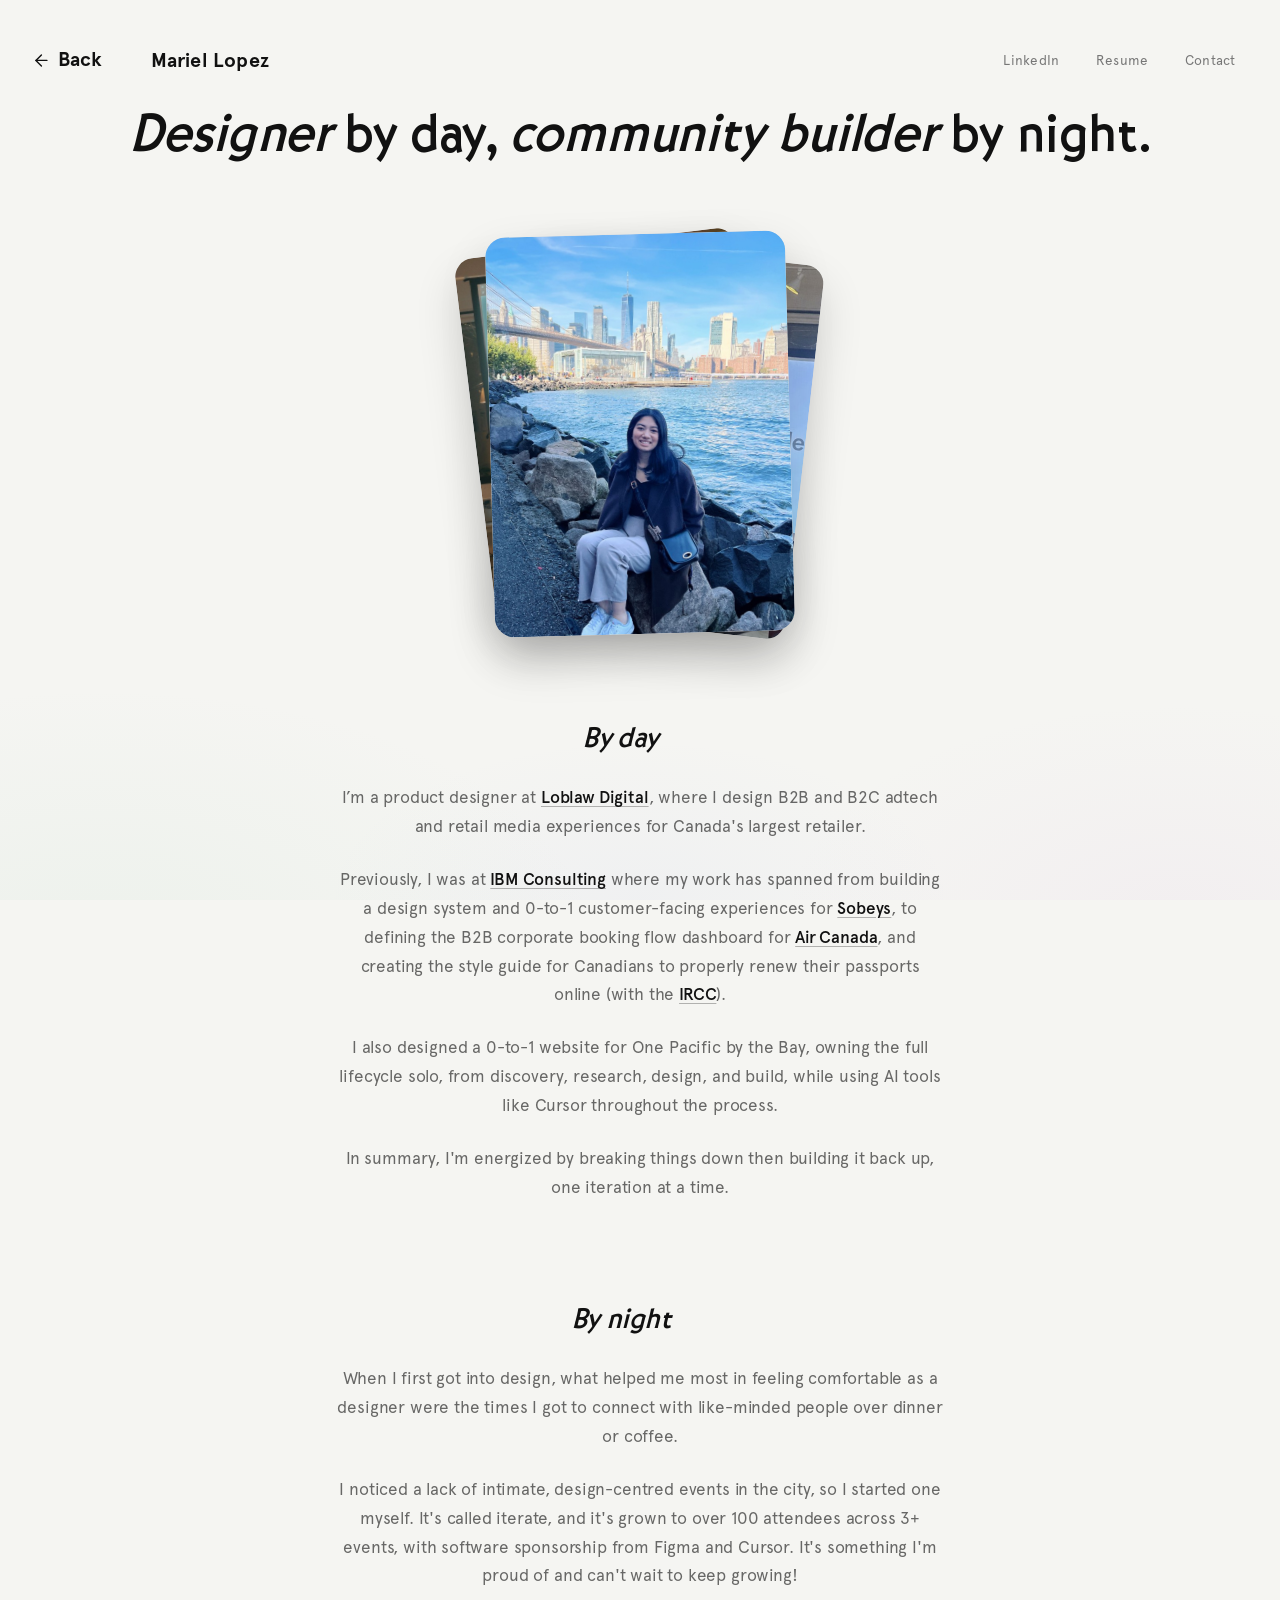
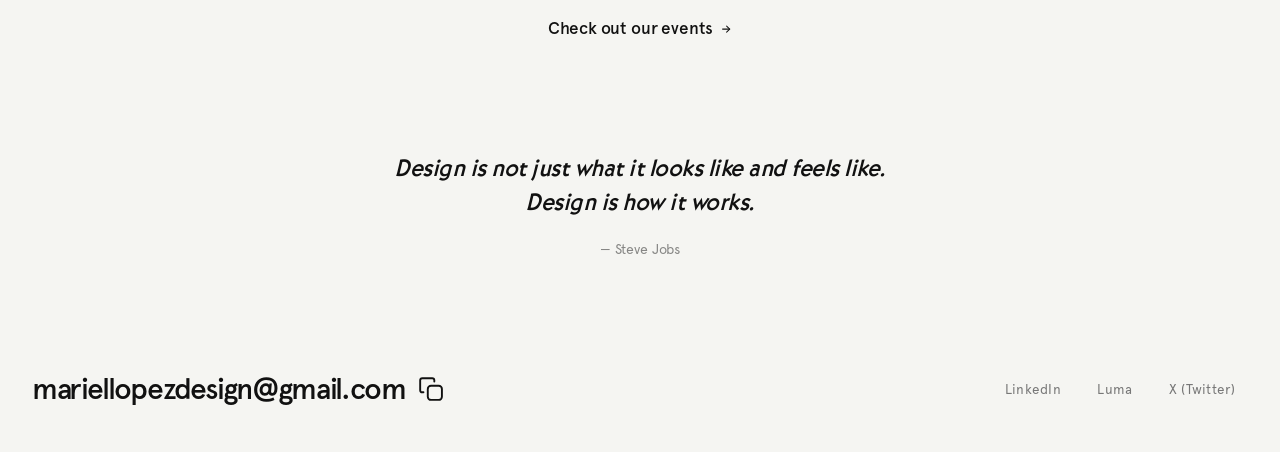
<file: about.html>
<!DOCTYPE html>
<html lang="en">
<head>
  <meta charset="UTF-8" />
  <meta name="viewport" content="width=device-width, initial-scale=1.0" />
  <title>About — Mariel Lopez</title>
  <link rel="icon" type="image/png" sizes="32x32" href="favicon-32x32.png" />
  <link rel="icon" type="image/png" sizes="16x16" href="favicon-16x16.png" />
  <link rel="icon" type="image/png" href="favicon.png" />
  <link rel="apple-touch-icon" sizes="180x180" href="apple-touch-icon.png" />
  <link rel="shortcut icon" href="favicon.png" />
  <link rel="stylesheet" href="fonts.css" />
  <link rel="stylesheet" href="spacing.css" />
  <link rel="stylesheet" href="nav.css" />
  <link rel="stylesheet" href="theme.css" />
  <link rel="stylesheet" href="page-transitions.css" />
  <link rel="stylesheet" href="layout.css" />
  <link rel="stylesheet" href="hover.css" />
  <link rel="stylesheet" href="icons.css" />
  <link rel="stylesheet" href="copy-email.css" />
  <link rel="stylesheet" href="back-to-top.css" />
  <style>
    *, *::before, *::after { box-sizing: border-box; margin: 0; padding: 0; }
    html {
      scroll-behavior: smooth;
      -webkit-text-size-adjust: 100%;
      text-size-adjust: 100%;
    }

    :root {
      --mono-serif: "Apercu Pro", "Helvetica Neue", Helvetica, Geist, Arial, sans-serif;
      --about-label-col: 9.5rem;
      --about-footer-pad-bottom: clamp(40px, 5vw, 48px);
      --about-footer-email-gap: clamp(12px, 1vw, 16px);
    }

    body.about-page {
      font-family: var(--mono-serif);
      font-size: 16px;
      font-weight: 400;
      line-height: 1.7;
      letter-spacing: -0.01em;
      background: var(--page-bg);
      color: var(--page-ink);
      min-height: 100vh;
      overflow-x: clip;
      -webkit-font-smoothing: antialiased;
    }

    .about-main {
      min-width: 0;
      max-width: 100%;
      overflow-x: clip;
      padding-bottom: var(--space-64);
    }

    .about-lead {
      width: 100%;
      margin: 0 0 var(--space-48);
      text-align: center;
    }

    .about-lead > h1.hero-title {
      display: block;
      max-width: 18ch;
      margin: 0 auto;
      font-family: var(--display-serif);
      font-size: clamp(2.25rem, 5vw, 3.5rem);
      font-weight: 500;
      line-height: 1.05;
      letter-spacing: -0.02em;
      color: var(--page-ink);
      text-wrap: pretty;
    }

    .hero-title-accent {
      font-style: italic;
      font-weight: 500;
    }

    /* ── Photo album ── */
    .about-album {
      position: relative;
      width: 100%;
      max-width: 820px;
      margin: 0 auto var(--space-16);
    }

    .about-photos {
      position: relative;
      display: block;
      width: 100%;
      height: clamp(300px, 44vw, 430px);
      margin: 0;
    }

    .about-photo {
      position: absolute;
      left: 50%;
      top: 50%;
      width: min(46%, 300px);
      margin: 0;
      border: 0;
      border-radius: 20px;
      overflow: hidden;
      aspect-ratio: 3 / 4;
      background: var(--about-photo-bg, #ddd);
      box-shadow: 0 22px 48px rgba(17, 17, 17, 0.16);
      cursor: pointer;
      transform-origin: center center;
      transition: transform 0.55s cubic-bezier(0.22, 1, 0.36, 1);
    }

    .about-photo::after,
    html.dark-theme .about-photo::after {
      display: none;
    }

    .about-photo img {
      width: 100%;
      height: 100%;
      object-fit: cover;
      object-position: center top;
      display: block;
      pointer-events: none;
    }

    .about-photos > *:nth-child(1) img { object-position: center 58%; }
    .about-photos > *:nth-child(2) img { object-position: center 52%; }
    .about-photos > *:nth-child(3) img { object-position: 18% 32%; }

    .about-photo[data-slot="front"] {
      z-index: 3;
      transform: translate(-50%, -50%) rotate(-1.5deg) scale(1);
    }

    .about-photo[data-slot="left"] {
      z-index: 1;
      transform: translate(-58%, -51%) rotate(-7deg) scale(0.94);
    }

    .about-photo[data-slot="right"] {
      z-index: 2;
      transform: translate(-42%, -49%) rotate(6.5deg) scale(0.94);
    }

    @media (hover: hover) and (pointer: fine) {
      .about-photos:hover .about-photo[data-slot="front"],
      .about-photos:focus-within .about-photo[data-slot="front"] {
        transform: translate(-50%, -50%) rotate(-1.5deg) scale(1.04);
      }

      .about-photos:hover .about-photo[data-slot="left"],
      .about-photos:focus-within .about-photo[data-slot="left"] {
        transform: translate(-118%, -52%) rotate(-11deg) scale(0.88);
      }

      .about-photos:hover .about-photo[data-slot="right"],
      .about-photos:focus-within .about-photo[data-slot="right"] {
        transform: translate(18%, -48%) rotate(10deg) scale(0.88);
      }
    }

    html.dark-theme .about-photo {
      box-shadow: 0 22px 48px rgba(0, 0, 0, 0.45);
    }

    .about-album-controls {
      position: relative;
      display: flex;
      justify-content: center;
      gap: var(--space-16);
      margin: var(--space-8) 0 0;
      min-height: 2.25em;
      opacity: 0;
      pointer-events: none;
      transition: opacity 0.22s ease;
    }

    .about-photos:hover ~ .about-album-controls,
    .about-album:focus-within .about-album-controls,
    .about-album-controls:hover,
    .about-album-controls:focus-within {
      opacity: 1;
      pointer-events: auto;
    }

    @media (hover: none) {
      .about-album-controls {
        opacity: 1;
        pointer-events: auto;
      }

      .about-photo[data-slot="left"] {
        transform: translate(-96%, -52%) rotate(-10deg) scale(0.86);
      }

      .about-photo[data-slot="right"] {
        transform: translate(-4%, -48%) rotate(9deg) scale(0.86);
      }
    }

    .about-album-btn {
      appearance: none;
      border: 0;
      background: transparent;
      padding: 8px 4px;
      border-radius: 4px;
      font-family: var(--mono-serif);
      font-size: 14px;
      font-weight: 500;
      letter-spacing: -0.02em;
      color: var(--page-ink);
      cursor: pointer;
    }

    .about-album-btn:hover {
      color: var(--page-ink);
      text-decoration: underline;
      text-underline-offset: 3px;
    }

    .about-album-btn:focus-visible {
      color: var(--page-ink);
      outline: 2px solid var(--page-ink);
      outline-offset: 3px;
    }

    /* ── Bio ── */
    .about-bio {
      display: flex;
      flex-direction: column;
      align-items: center;
      width: 100%;
      max-width: 38rem;
      margin: 0 auto;
      text-align: center;
    }

    .about-block {
      display: flex;
      flex-direction: column;
      align-items: center;
      width: 100%;
      padding: var(--space-48) 0;
    }

    .about-block:first-of-type {
      padding-top: var(--space-8);
    }

    .about-block-label {
      font-family: var(--display-serif);
      font-size: clamp(1.35rem, 2.5vw, 1.85rem);
      font-style: italic;
      font-weight: 500;
      letter-spacing: -0.02em;
      color: var(--page-ink);
      margin-bottom: var(--space-16);
      white-space: nowrap;
    }

    .about-block-emoji {
      font-size: 0.72em;
      font-style: normal;
      font-weight: 400;
      line-height: 1;
      margin-left: 0.3em;
      opacity: 0;
      transition: opacity 180ms ease;
      pointer-events: none;
    }

    .about-block:hover .about-block-emoji,
    .about-block:focus-within .about-block-emoji {
      opacity: 1;
    }

    @media (prefers-reduced-motion: reduce) {
      .about-block-emoji {
        transition: none;
      }
    }

    .about-block-body {
      min-width: 0;
      width: 100%;
    }

    .about-copy p {
      margin: 0 auto;
      font-family: var(--mono-serif);
      font-size: var(--body-font-size, 16px);
      font-weight: 400;
      color: var(--about-ink-soft);
      line-height: 1.7;
      letter-spacing: -0.01em;
      text-wrap: pretty;
    }

    .about-copy p + p {
      margin-top: var(--space-24);
    }

    .about-copy a {
      color: var(--page-ink);
      font-weight: 500;
      text-decoration: underline;
      text-decoration-thickness: 1px;
      text-underline-offset: 3px;
      text-decoration-color: rgba(0, 0, 0, 0.28);
    }

    .about-copy a:hover {
      text-decoration-color: currentColor;
    }

    .about-cta {
      margin: var(--space-24) 0 0;
    }

    .about-copy .about-cta a {
      display: inline-flex;
      align-items: center;
      gap: 0.4em;
      font-weight: 500;
      color: var(--page-ink);
      text-decoration: none;
    }

    .about-cta-arrow {
      width: 0.72em;
      height: 0.72em;
      flex-shrink: 0;
    }

    .about-copy .about-cta a:focus-visible {
      outline: 2px solid var(--page-ink);
      outline-offset: 3px;
      border-radius: 2px;
    }

    .about-quote {
      width: 100%;
      max-width: 32rem;
      margin: var(--space-64) auto 0;
      text-align: center;
    }

    .about-quote blockquote {
      margin: 0;
    }

    .about-quote blockquote p {
      font-family: var(--display-serif);
      font-size: clamp(1.2rem, 2.2vw, 1.55rem);
      font-style: italic;
      font-weight: 500;
      line-height: 1.35;
      letter-spacing: -0.02em;
      color: var(--page-ink);
      text-wrap: pretty;
    }

    .about-quote figcaption {
      margin-top: var(--space-16);
      font-family: var(--mono-serif);
      font-size: 14px;
      font-weight: 400;
      letter-spacing: -0.01em;
      color: var(--about-ink-muted);
    }

    .site-bottom {
      margin-top: 0;
      overflow-x: visible;
    }

    /* ── Scroll reveal ── */
    .about-reveal {
      opacity: 0;
      transform: translate3d(0, 28px, 0);
      transition:
        opacity 0.8s cubic-bezier(0.22, 1, 0.36, 1),
        transform 0.8s cubic-bezier(0.22, 1, 0.36, 1);
    }

    .about-reveal.is-visible {
      opacity: 1;
      transform: none;
    }

    .about-album.about-reveal {
      opacity: 0;
      transform: translate3d(0, 28px, 0);
    }

    .about-album.about-reveal.is-visible {
      opacity: 1;
      transform: none;
    }

    @media (prefers-reduced-motion: reduce) {
      .about-reveal,
      .about-album.about-reveal {
        opacity: 1 !important;
        transform: none !important;
        transition: none !important;
      }

      .about-photo {
        transition: none !important;
      }
    }

    @media (max-width: 860px) {
      .about-lead > h1.hero-title {
        max-width: 14ch;
        font-size: clamp(2rem, 8vw, 2.75rem);
      }

      .about-photos {
        height: clamp(280px, 68vw, 400px);
      }

      .about-photo {
        width: min(58%, 240px);
      }

      @media (hover: hover) and (pointer: fine) {
        .about-photos:hover .about-photo[data-slot="left"],
        .about-photos:focus-within .about-photo[data-slot="left"] {
          transform: translate(-102%, -52%) rotate(-10deg) scale(0.86);
        }

        .about-photos:hover .about-photo[data-slot="right"],
        .about-photos:focus-within .about-photo[data-slot="right"] {
          transform: translate(2%, -48%) rotate(9deg) scale(0.86);
        }
      }

      .about-block {
        padding: var(--space-32) 0;
      }
    }
  </style>
  <link rel="stylesheet" href="layout.css" />
  <link rel="stylesheet" href="footer.css" />
  <style>
    body.about-page .site-bottom > .content-shell {
      padding-top: var(--space-48);
    }

    body.about-page .content-shell > .about-footer {
      margin-top: 0;
      padding-top: 0;
      padding-bottom: var(--about-footer-pad-bottom);
      align-items: center;
    }

    body.about-page .about-footer .footer-email-row {
      align-items: center;
      gap: var(--about-footer-email-gap);
    }

    @media (max-width: 640px) {
      body.about-page .content-shell > .about-footer {
        padding-bottom: max(var(--about-footer-pad-bottom), env(safe-area-inset-bottom, 0px) + var(--space-16));
      }
    }
  </style>
</head>
<body class="about-page">
  <script src="transitions-boot.js"></script>

  <!-- NAV -->
  <div id="top" class="home-hero-mono navbar">
    <header class="mono-header site-header">
      <div class="page-container header-inner">
      <nav class="mono-nav site-nav" aria-label="Main">
        <div class="nav-left">
          <p class="nav-page-line">
            <a href="index.html" class="nav-back link-hover" aria-label="Back to home">
              <svg class="nav-back-arrow" xmlns="http://www.w3.org/2000/svg" viewBox="0 0 24 24" fill="none" stroke="currentColor" stroke-linecap="round" stroke-linejoin="round" aria-hidden="true"><path d="M19 12H5"/><path d="m12 5-7 7 7 7"/></svg>
              <span class="nav-back-label">Back</span>
            </a>
            <a href="index.html" class="nav-page-name link-hover" aria-label="Mariel Lopez, home">Mariel Lopez</a>
          </p>
        </div>
        <div class="nav-right">
          <div class="nav-links site-nav-links">
            <a class="nav-contact-link site-nav-link link-with-arrow" href="https://www.linkedin.com/in/mariel-lopez/" target="_blank" rel="noopener noreferrer"><span class="link-with-arrow-label">LinkedIn</span><svg class="arrow" xmlns="http://www.w3.org/2000/svg" viewBox="5 5 14 14" fill="none" stroke="currentColor" stroke-linecap="round" stroke-linejoin="round" aria-hidden="true"><path d="M7 7h10v10"/><path d="M7 17 17 7"/></svg></a>
            <a class="nav-contact-link site-nav-link link-with-arrow" href="https://drive.google.com/file/d/1HT2FcuIwYNYXt00IsOKhti0plwNZEdIb/view?usp=sharing" target="_blank" rel="noopener noreferrer"><span class="link-with-arrow-label">Resume</span><svg class="arrow" xmlns="http://www.w3.org/2000/svg" viewBox="5 5 14 14" fill="none" stroke="currentColor" stroke-linecap="round" stroke-linejoin="round" aria-hidden="true"><path d="M7 7h10v10"/><path d="M7 17 17 7"/></svg></a>
            <a class="nav-contact-link site-nav-link link-with-arrow" href="mailto:mariellopezdesign@gmail.com"><span class="link-with-arrow-label">Contact</span><svg class="arrow" xmlns="http://www.w3.org/2000/svg" viewBox="5 5 14 14" fill="none" stroke="currentColor" stroke-linecap="round" stroke-linejoin="round" aria-hidden="true"><path d="M7 7h10v10"/><path d="M7 17 17 7"/></svg></a>
          </div>
        </div>
      </nav>
      </div>
    </header>
  </div>

  <!-- MAIN -->
  <main class="about-main about-hero page-container">

    <div class="about-lead about-reveal">
      <h1 class="hero-title">
        <span class="hero-title-accent">Designer</span> by day, <span class="hero-title-accent">community builder</span> by night.
      </h1>
    </div>

    <div class="about-album about-reveal" aria-label="Photo album">
      <div class="about-photos" id="about-photos" tabindex="0">
        <figure class="about-photo" data-slot="left" tabindex="0">
          <img src="about-img.jpeg" alt="Two people in front of a screen showing a Figma Makeathon presentation." loading="eager" />
        </figure>
        <figure class="about-photo" data-slot="front" tabindex="0">
          <img src="photo-mariel.jpg" alt="Portrait with the Brooklyn Bridge and Manhattan skyline in the background." loading="eager" />
        </figure>
        <figure class="about-photo" data-slot="right" tabindex="0">
          <img src="design-event.png" alt="Speaking at a design-a-thon in front of a projected presentation screen." loading="eager" />
        </figure>
      </div>
      <div class="about-album-controls">
        <button type="button" class="about-album-btn" data-album-prev aria-label="Previous photo">Previous</button>
        <button type="button" class="about-album-btn" data-album-next aria-label="Next photo">Next</button>
      </div>
    </div>

    <div class="about-bio">
      <section class="about-block about-reveal" aria-labelledby="about-by-day">
        <h2 class="about-block-label" id="about-by-day">By day <span class="about-block-emoji" aria-hidden="true">☀️</span></h2>
        <div class="about-block-body about-copy">
          <p>I’m a product designer at <a href="https://loblawdigital.co/" target="_blank" rel="noopener noreferrer">Loblaw Digital</a>, where I design B2B and B2C adtech and retail media experiences for Canada's largest retailer.</p>
          <p>Previously, I was at <a href="https://www.ibm.com/consulting" target="_blank" rel="noopener noreferrer">IBM Consulting</a> where my work has spanned from building a design system and 0-to-1 customer-facing experiences for <a href="https://www.sobeys.com" target="_blank" rel="noopener noreferrer">Sobeys</a>, to defining the B2B corporate booking flow dashboard for <a href="https://www.aircanada.com" target="_blank" rel="noopener noreferrer">Air Canada</a>, and creating the style guide for Canadians to properly renew their passports online (with the <a href="https://www.canada.ca/en/immigration-refugees-citizenship/news/2026/07/canada-expands-online-passport-renewal-to-all-eligible-adults.html" target="_blank" rel="noopener noreferrer">IRCC</a>).</p>
          <p>I also designed a 0-to-1 website for One Pacific by the Bay, owning the full lifecycle solo, from discovery, research, design, and build, while using AI tools like Cursor throughout the process.</p>
          <p>In summary, I'm energized by breaking things down then building it back up, one iteration at a time.</p>
        </div>
      </section>

      <section class="about-block about-reveal" aria-labelledby="about-by-night">
        <h2 class="about-block-label" id="about-by-night">By night <span class="about-block-emoji" aria-hidden="true">🌙</span></h2>
        <div class="about-block-body about-copy">
          <p>When I first got into design, what helped me most in feeling comfortable as a designer were the times I got to connect with like-minded people over dinner or coffee.</p>
          <p>I noticed a lack of intimate, design-centred events in the city, so I started one myself. It's called iterate, and it's grown to over 100 attendees across 3+ events, with software sponsorship from Figma and Cursor. It's something I'm proud of and can't wait to keep growing!</p>
          <p class="about-cta">
            <a class="link-hover" href="https://luma.com/iteratewithus" target="_blank" rel="noopener noreferrer">
              Check out our events
              <svg class="about-cta-arrow" xmlns="http://www.w3.org/2000/svg" viewBox="0 0 24 24" fill="none" stroke="currentColor" stroke-width="2" stroke-linecap="round" stroke-linejoin="round" aria-hidden="true"><path d="M5 12h14"/><path d="m13 6 6 6-6 6"/></svg>
            </a>
          </p>
        </div>
      </section>
    </div>

    <figure class="about-quote about-reveal">
      <blockquote>
        <p>Design is not just what it looks like and feels like. Design is how it works.</p>
      </blockquote>
      <figcaption>— Steve Jobs</figcaption>
    </figure>

  </main>

  <div class="site-bottom">
    <div class="content-shell">
  <footer class="about-footer">
    <div class="footer-email-row">
      <a class="footer-email" href="mailto:mariellopezdesign@gmail.com">mariellopezdesign@gmail.com</a>
      <button type="button" class="footer-email-copy" data-email="mariellopezdesign@gmail.com" aria-label="Copy email address">
        <span class="footer-email-copy-icons" aria-hidden="true">
          <svg class="footer-email-copy-icon footer-email-copy-icon--clipboard" xmlns="http://www.w3.org/2000/svg" viewBox="0 0 24 24" fill="none" stroke="currentColor" stroke-linecap="round" stroke-linejoin="round"><rect x="9" y="9" width="13" height="13" rx="3"/><path d="M5 15H4a2 2 0 0 1-2-2V4a2 2 0 0 1 2-2h9a2 2 0 0 1 2 2v1"/></svg>
        </span>
      </button>
      <span class="footer-email-copy-status" role="status" aria-live="polite"></span>
    </div>
    <nav class="site-nav-links" aria-label="Social links">
        <a class="site-nav-link footer-link link-with-arrow" href="https://www.linkedin.com/in/mariel-lopez/" target="_blank" rel="noopener noreferrer"><span class="link-with-arrow-label">LinkedIn</span><svg class="arrow" xmlns="http://www.w3.org/2000/svg" viewBox="5 5 14 14" fill="none" stroke="currentColor" stroke-linecap="round" stroke-linejoin="round" aria-hidden="true"><path d="M7 7h10v10"/><path d="M7 17 17 7"/></svg></a>
        <a class="site-nav-link footer-link link-with-arrow" href="https://luma.com/user/mariel" target="_blank" rel="noopener noreferrer"><span class="link-with-arrow-label">Luma</span><svg class="arrow" xmlns="http://www.w3.org/2000/svg" viewBox="5 5 14 14" fill="none" stroke="currentColor" stroke-linecap="round" stroke-linejoin="round" aria-hidden="true"><path d="M7 7h10v10"/><path d="M7 17 17 7"/></svg></a>
        <a class="site-nav-link footer-link link-with-arrow" href="https://x.com/marieldesigner" target="_blank" rel="noopener noreferrer"><span class="link-with-arrow-label">X (Twitter)</span><svg class="arrow" xmlns="http://www.w3.org/2000/svg" viewBox="5 5 14 14" fill="none" stroke="currentColor" stroke-linecap="round" stroke-linejoin="round" aria-hidden="true"><path d="M7 7h10v10"/><path d="M7 17 17 7"/></svg></a>
    </nav>
    </footer>
    </div>
  </div>

  <script src="external-link.js" defer></script>
  <script src="mailto-links.js" defer></script>
  <script src="transitions.js" defer></script>
  <script src="copy-email.js" defer></script>
  <script src="nav-scroll.js" defer></script>
  <a href="#top" class="back-to-top" id="back-to-top" aria-label="Back to top">
    <svg xmlns="http://www.w3.org/2000/svg" width="13" height="13" viewBox="0 0 24 24" fill="none" stroke="currentColor" stroke-linecap="round" stroke-linejoin="round" aria-hidden="true"><path d="M12 19V5"/><path d="m5 12 7-7 7 7"/></svg>
    <span>Back to top</span>
  </a>

  <script>
    (function () {
      var btn = document.getElementById('back-to-top');
      if (!btn) return;

      function maxScroll() {
        return Math.max(0, document.documentElement.scrollHeight - window.innerHeight);
      }

      function pastThreshold() {
        var m = maxScroll();
        if (m <= 1) return false;
        return window.scrollY >= m * 0.15;
      }

      var ticking = false;
      function sync() {
        ticking = false;
        btn.classList.toggle('is-visible', pastThreshold());
      }

      function onScrollOrResize() {
        if (!ticking) {
          ticking = true;
          requestAnimationFrame(sync);
        }
      }

      window.addEventListener('scroll', onScrollOrResize, { passive: true });
      window.addEventListener('resize', onScrollOrResize, { passive: true });
      sync();

      btn.addEventListener('click', function (e) {
        e.preventDefault();
        var reduce = window.matchMedia('(prefers-reduced-motion: reduce)').matches;
        window.scrollTo({ top: 0, behavior: reduce ? 'auto' : 'smooth' });
      });
    })();

    (function () {
      var nodes = document.querySelectorAll('.about-reveal');
      if (!nodes.length) return;

      if (window.matchMedia('(prefers-reduced-motion: reduce)').matches) {
        nodes.forEach(function (el) { el.classList.add('is-visible'); });
        return;
      }

      var io = new IntersectionObserver(function (entries) {
        entries.forEach(function (entry) {
          if (!entry.isIntersecting) return;
          entry.target.classList.add('is-visible');
          io.unobserve(entry.target);
        });
      }, { threshold: 0.16, rootMargin: '0px 0px -8% 0px' });

      nodes.forEach(function (el) { io.observe(el); });
    })();

    (function () {
      var root = document.getElementById('about-photos');
      if (!root) return;
      var photos = Array.prototype.slice.call(root.querySelectorAll('.about-photo'));
      var n = photos.length;
      if (!n) return;
      var front = photos.findIndex(function (el) { return el.getAttribute('data-slot') === 'front'; });
      if (front < 0) front = 0;

      function apply() {
        photos.forEach(function (el, i) {
          var d = (i - front + n) % n;
          var slot = d === 0 ? 'front' : d === 1 ? 'right' : 'left';
          el.setAttribute('data-slot', slot);
          el.setAttribute('aria-hidden', slot === 'front' ? 'false' : 'true');
        });
      }

      function go(delta) {
        front = (front + delta + n) % n;
        apply();
      }

      apply();

      root.addEventListener('click', function (event) {
        var photo = event.target.closest('.about-photo');
        if (!photo) return;
        var index = photos.indexOf(photo);
        if (index < 0) return;
        if (index === front) go(1);
        else {
          front = index;
          apply();
        }
      });

      document.querySelector('[data-album-prev]').addEventListener('click', function () { go(-1); });
      document.querySelector('[data-album-next]').addEventListener('click', function () { go(1); });

      root.addEventListener('keydown', function (event) {
        if (event.key === 'ArrowRight') {
          event.preventDefault();
          go(1);
        } else if (event.key === 'ArrowLeft') {
          event.preventDefault();
          go(-1);
        }
      });
    })();
  </script>
</body>
</html>
</file>
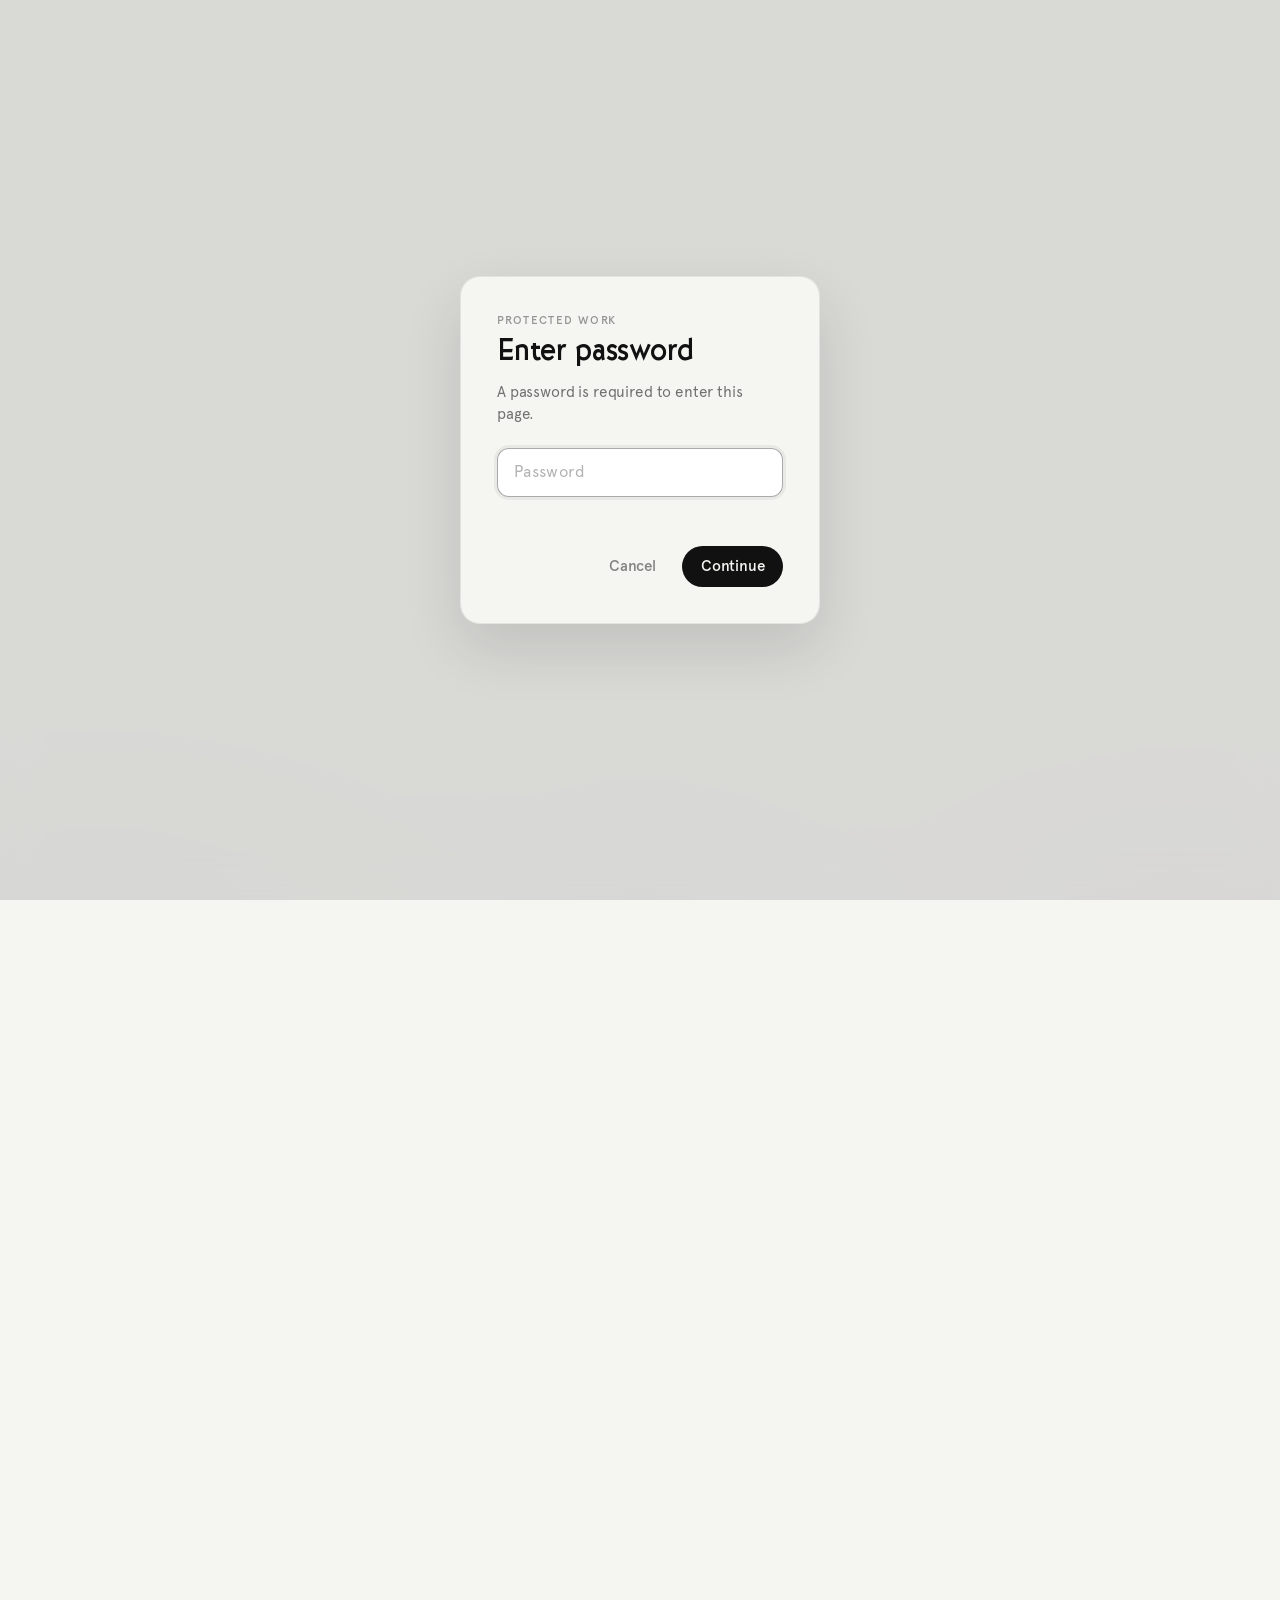
<file: designsystems.html>
<!DOCTYPE html>
<html lang="en">
<head>
  <meta charset="UTF-8" />
  <meta name="viewport" content="width=device-width, initial-scale=1.0" />
  <title>Design Systems — Mariel Lopez</title>
  <link rel="icon" type="image/png" sizes="32x32" href="favicon-32x32.png" />
  <link rel="icon" type="image/png" sizes="16x16" href="favicon-16x16.png" />
  <link rel="icon" type="image/png" href="favicon.png" />
  <link rel="apple-touch-icon" sizes="180x180" href="apple-touch-icon.png" />
  <link rel="shortcut icon" href="favicon.png" />
  <style>
    /* Hide case study until password unlock — blocks content flash / open-in-new-tab peek */
    html:not(.pw-unlocked) body {
      visibility: hidden !important;
    }
    html:not(.pw-unlocked) .pw-modal {
      visibility: visible !important;
    }
  </style>
  <link rel="stylesheet" href="password-gate.css" />
  <script src="password-gate.js"></script>
  <script>
    (async function () {
      if (!window.PortfolioPassword) {
        window.location.replace(window.location.protocol.indexOf('http') === 0 ? '/' : 'index.html');
        return;
      }

      if (window.PortfolioPassword.isGranted()) {
        document.documentElement.classList.add('pw-unlocked');
        return;
      }

      var ok = await window.PortfolioPassword.unlock(null, {
        title: 'Enter password'
      });
      if (ok) {
        document.documentElement.classList.add('pw-unlocked');
        return;
      }
      var isWeb = window.location.protocol.indexOf('http') === 0;
      window.location.replace(isWeb ? '/' : 'index.html');
    })();
  </script>
  <link rel="stylesheet" href="fonts.css" />
  <link rel="stylesheet" href="spacing.css" />
  <link rel="stylesheet" href="nav.css" />
  <link rel="stylesheet" href="theme.css" />
  <link rel="stylesheet" href="page-transitions.css" />
  <link rel="stylesheet" href="layout.css" />
  <link rel="stylesheet" href="hover.css" />
  <link rel="stylesheet" href="icons.css" />
  <link rel="stylesheet" href="copy-email.css" />
  <link rel="stylesheet" href="back-to-top.css" />
  <style>
    *, *::before, *::after { box-sizing: border-box; margin: 0; padding: 0; }
    html {
      scroll-behavior: smooth;
      -webkit-text-size-adjust: 100%;
      text-size-adjust: 100%;
    }

    :root {
      --mono-serif: "Apercu Pro", "Helvetica Neue", Helvetica, Geist, Arial, sans-serif;
      --ds-ui-border: var(--divider-color);
      --ds-tab-active: #111111;
      --ds-label: rgba(0, 0, 0, 0.52);
      --ds-ink: #111111;
      --ds-ink-strong: #000000;
      --ds-ink-soft: rgba(0, 0, 0, 0.58);
      --ds-link-underline: rgba(0, 0, 0, 0.35);
      --ds-bg-mist: #ffffff;
      --ds-ui-chrome: #ffffff;
      --ds-stat-bg: #ffffff;
      --ds-surface-border: rgba(0, 0, 0, 0.08);
      --ds-visual-border: rgba(0, 0, 0, 0.1);
      --border: var(--ds-visual-border);
      --muted-text: var(--ds-label);
      --text: var(--page-ink);
      --ds-live-ink: #111111;
      --ds-live-bg: rgba(0, 0, 0, 0.07);
      --ds-tag-border: rgba(0, 0, 0, 0.3);
    }

    body {
      background: var(--page-bg);
      color: var(--body-color);
      overflow-x: clip;
    }

    /* ── Case study hero — editorial + full-bleed cover ── */
    .hero {
      position: relative;
      width: 100%;
      padding: 0 0 var(--space-64);
      display: flex;
      flex-direction: column;
      gap: var(--space-48);
      overflow: visible;
    }

    .hero-content {
      display: flex;
      flex-direction: column;
      align-items: flex-start;
      gap: var(--space-24);
      z-index: 5;
      max-width: 100%;
      width: 100%;
      position: relative;
      container-type: inline-size;
      container-name: hero-content;
    }

    .hero .hero-title {
      font-family: var(--display-serif);
      font-size: clamp(2rem, 4.4cqi + 0.3rem, 3.5rem);
      font-weight: 500;
      line-height: 1.02;
      letter-spacing: -0.03em;
      max-width: none;
    }

    .hero-image {
      position: relative;
      display: block;
      width: 100%;
      max-width: 100%;
      margin-left: 0;
      margin-right: 0;
      border-radius: 24px;
      overflow: hidden;
      z-index: 1;
    }

    .hero-image img {
      width: 100%;
      height: auto;
      display: block;
      object-fit: cover;
      border-radius: 24px;
      aspect-ratio: 16 / 9;
      animation: hero-cover-in 1.1s cubic-bezier(0.22, 1, 0.36, 1) both;
    }

    @keyframes hero-cover-in {
      from {
        opacity: 0;
        transform: scale(1.04);
      }
      to {
        opacity: 1;
        transform: scale(1);
      }
    }

    .live-badge {
      display: inline-flex;
      align-items: center;
      gap: 8px;
      font-family: var(--mono-serif);
      font-size: 13px;
      font-weight: 500;
      letter-spacing: 0.04em;
      text-transform: uppercase;
      color: var(--ds-live-ink);
      background: transparent;
      border: 1px solid var(--ds-tag-border);
      border-radius: 100px;
      padding: 7px 14px;
    }

    .page {
      padding: var(--space-64) 0 0;
      display: flex;
      flex-direction: column;
      align-items: stretch;
      gap: var(--space-96);
      width: 100%;
      max-width: none;
      margin: 0;
    }

    .tag {
      font-family: var(--mono-serif);
      font-size: 14px;
      font-weight: 400;
      color: var(--ds-ink);
      border: 1px solid var(--ds-tag-border);
      border-radius: 100px;
      padding: 6px 16px;
    }

    button.tag {
      appearance: none;
      background: transparent;
      cursor: pointer;
      transition:
        background 0.2s ease,
        color 0.2s ease,
        border-color 0.2s ease;
    }

    button.tag:hover {
      border-color: var(--ds-ink);
      color: var(--page-ink);
    }

    button.tag.is-active {
      background: var(--page-ink);
      color: var(--page-bg);
      border-color: var(--page-ink);
    }

    button.tag:focus-visible {
      outline: 2px solid var(--page-ink);
      outline-offset: 3px;
    }

    .live-dot {
      width: 7px;
      height: 7px;
      border-radius: 50%;
      background: #6dbf72;
      flex-shrink: 0;
      position: relative;
    }

    .live-dot::after {
      content: '';
      position: absolute;
      inset: 0;
      border-radius: 50%;
      background: #6dbf72;
      animation: pulse-ring 2s ease-out infinite;
    }

    @keyframes pulse-ring {
      0%   { transform: scale(1); opacity: 0.6; }
      70%  { transform: scale(2.4); opacity: 0; }
      100% { transform: scale(2.4); opacity: 0; }
    }

    /* ── OVERVIEW ROW — slim editorial meta ── */
    .overview-row {
      width: 100%;
      display: grid;
      grid-template-columns: repeat(4, minmax(0, 1fr));
      gap: var(--space-32) var(--space-24);
      border-top: var(--divider);
      border-bottom: none;
      padding: var(--space-32) 0 0;
      scroll-margin-top: 28px;
    }

    .overview-item {
      display: flex;
      flex-direction: column;
      gap: 10px;
      padding: 0;
      border-right: none;
      min-width: 0;
    }

    .overview-item:first-child { padding-left: 0; }
    .overview-item:last-child { border-right: none; padding-right: 0; }

    .overview-label {
      font-family: var(--mono-serif);
      font-size: 11px;
      font-weight: 500;
      text-transform: uppercase;
      letter-spacing: 0.14em;
      color: var(--ds-label);
    }

    .overview-value {
      font-family: var(--mono-serif);
      font-size: var(--body-font-size);
      font-weight: 400;
      line-height: var(--body-line-height);
      letter-spacing: var(--body-letter-spacing);
      color: var(--ds-ink-soft);
    }

    .overview-value strong {
      font-weight: 500;
      color: var(--ds-ink);
    }

    .overview-team {
      list-style: none;
      display: flex;
      flex-direction: column;
      gap: 0.4em;
    }

    .overview-team-role {
      color: var(--ds-ink-soft);
      font-weight: 400;
    }

    /* ── BRIEF / STAT BLOCK — equal three-column rail ── */
    .stat-cards {
      width: 100%;
      display: grid;
      grid-template-columns: repeat(3, minmax(0, 1fr));
      gap: 0;
      align-items: start;
      border-top: 1px solid var(--ds-surface-border);
      padding-top: var(--space-32);
    }

    .stat-card {
      flex: none;
      display: flex;
      flex-direction: column;
      gap: 12px;
      padding: 0 var(--space-32);
      background: transparent;
      border: none;
      border-radius: 0;
      min-width: 0;
    }

    .stat-card:first-child {
      padding-left: 0;
    }

    .stat-card:last-child {
      padding-right: 0;
    }

    .stat-card + .stat-card {
      border-left: 1px solid var(--ds-surface-border);
    }

    .stat-card-label {
      font-family: var(--mono-serif);
      font-size: 11px;
      font-weight: 500;
      text-transform: uppercase;
      letter-spacing: 0.14em;
      color: var(--ds-label);
    }

    .stat-card-body {
      font-family: var(--mono-serif);
      font-size: var(--body-font-size);
      font-weight: 400;
      line-height: var(--body-line-height);
      color: var(--ds-ink-soft);
    }

    .stat-card-body strong { font-weight: 500; color: var(--ds-ink); }
    .stat-card-body em { font-style: italic; }

    /* ── CONTENT ── */
    .case-content {
      width: 100%;
      display: flex;
      flex-direction: column;
      gap: 0;
    }

    .case-content > .divider {
      margin: var(--space-96) 0;
      width: 100%;
    }

    /* ── Case study chapters — sticky copy + visual ── */
    .case-study-section {
      display: grid;
      grid-template-columns: minmax(260px, 0.85fr) minmax(0, 1.35fr);
      gap: var(--space-48) var(--space-64);
      align-items: start;
    }

    .case-study-intro {
      display: flex;
      flex-direction: column;
      position: sticky;
      top: calc(var(--site-nav-height, 112px) + var(--space-24));
      padding-top: 4px;
    }

    .section-label {
      font-family: var(--mono-serif);
      font-size: 11px;
      font-weight: 500;
      text-transform: uppercase;
      letter-spacing: 0.14em;
      color: var(--ds-label);
      margin-bottom: 16px;
    }

    .section-heading {
      font-family: var(--mono-serif);
      font-size: clamp(1.5rem, 1.2vw + 1.1rem, 2rem);
      font-weight: 500;
      line-height: 1.18;
      margin-bottom: 18px;
      letter-spacing: -0.025em;
      color: var(--page-ink);
      text-wrap: pretty;
    }

    .section-heading em {
      font-style: italic;
      font-weight: 400;
    }

    .section-body {
      font-family: var(--mono-serif);
      font-size: var(--body-font-size);
      font-weight: 400;
      line-height: var(--body-line-height);
      letter-spacing: var(--body-letter-spacing);
      color: var(--ds-ink-soft);
      max-width: 38rem;
    }

    .section-body p { margin-bottom: 1em; }
    .section-body p:last-child { margin-bottom: 0; }

    .section-body a,
    .callout a {
      color: var(--page-ink);
      font-weight: 500;
      text-decoration: underline;
      text-decoration-thickness: 1px;
      text-underline-offset: 3px;
      text-decoration-color: var(--ds-link-underline);
      cursor: pointer;
      transition: color 0.15s ease, text-decoration-color 0.15s ease, text-decoration-thickness 0.15s ease;
    }

    .section-body a:hover,
    .section-body a:focus-visible,
    .callout a:hover,
    .callout a:focus-visible {
      color: var(--ds-ink-strong);
      text-decoration-color: currentColor;
      text-decoration-thickness: 1.5px;
    }

    /* Process + reflection blocks (text-only chapters) */
    .case-prose {
      width: 100%;
    }

    .case-prose > .section-body {
      max-width: 40rem;
    }

    .case-prose > .section-heading {
      font-size: clamp(1.75rem, 1.8vw + 1.1rem, 2.5rem);
      letter-spacing: -0.03em;
      margin-bottom: 24px;
      max-width: 20ch;
    }

    /* ── Visual card (component/screen imagery) ── */
    .case-study-visual {
      width: 100%;
      margin: 0;
      border: 1px solid var(--border);
      border-radius: 20px;
      background: var(--ds-bg-mist);
      overflow: hidden;
    }

    .case-study-visual img {
      display: block;
      width: 100%;
      height: auto;
      object-fit: cover;
    }

    .discovery-audit-figure {
      background: #ececec;
    }

    .discovery-audit-img {
      object-fit: contain;
      background: #ececec;
    }

    .case-study-visual .visual-caption {
      padding: 14px 20px;
      font-family: var(--mono-serif);
      font-size: 13px;
      font-weight: 400;
      color: var(--ds-label);
      border-top: 1px solid var(--ds-ui-border);
      background: var(--ds-bg-mist);
    }


    /* Role visual — cropped pages from the real working file, not a generated diagram */
    .role-audit-figure {
      background: #f4f2ee;
    }

    .role-audit {
      position: relative;
      aspect-ratio: 5 / 4;
      overflow: hidden;
      background:
        radial-gradient(ellipse 80% 60% at 18% 12%, rgba(255,255,255,0.7), transparent 55%),
        #efece6;
    }

    .role-audit-sheet {
      position: absolute;
      background-color: #fff;
      background-image: url("ds-cover.png");
      background-repeat: no-repeat;
      box-shadow:
        0 1px 0 rgba(255,255,255,0.8) inset,
        0 18px 40px rgba(40, 32, 24, 0.12),
        0 2px 6px rgba(40, 32, 24, 0.08);
      border: 1px solid rgba(40, 32, 24, 0.08);
    }

    .role-audit-sheet--headers {
      width: 58%;
      height: 64%;
      left: 5%;
      top: 16%;
      background-size: 240% auto;
      background-position: 6% 16%;
      transform: rotate(-3.2deg);
      z-index: 2;
    }

    .role-audit-sheet--type {
      width: 46%;
      height: 58%;
      right: 6%;
      top: 7%;
      background-size: 260% auto;
      background-position: 52% 10%;
      transform: rotate(2.4deg);
      z-index: 1;
    }

    .role-audit-sheet--buttons {
      width: 40%;
      height: 48%;
      right: 11%;
      bottom: 6%;
      background-size: 280% auto;
      background-position: 98% 12%;
      transform: rotate(5.5deg);
      z-index: 3;
    }

    .role-audit-sticky {
      position: absolute;
      left: 8%;
      bottom: 10%;
      z-index: 4;
      margin: 0;
      max-width: 11rem;
      padding: 10px 12px 12px;
      background: #f7f1d8;
      color: #2a241c;
      font-family: var(--mono-serif);
      font-size: 13px;
      font-style: italic;
      font-weight: 500;
      line-height: 1.3;
      letter-spacing: -0.01em;
      transform: rotate(-7deg);
      box-shadow: 0 8px 18px rgba(40, 32, 24, 0.1);
    }

    html.dark-theme .role-audit-figure {
      background: var(--ds-bg-mist);
    }

    html.dark-theme .role-audit {
      background: #1a1620;
    }

    @media (max-width: 860px) {
      .role-audit {
        aspect-ratio: 4 / 3;
      }

      .role-audit-sheet--headers {
        width: 62%;
        height: 58%;
      }

      .role-audit-sticky {
        font-size: 12px;
        max-width: 9.5rem;
      }
    }

    /* Placeholder fill (swap for production art) */
    .visual-placeholder {
      width: 100%;
      aspect-ratio: 16 / 9;
      display: flex;
      align-items: center;
      justify-content: center;
      background: repeating-linear-gradient(135deg, rgba(0,0,0,0.03) 0px, rgba(0,0,0,0.03) 10px, transparent 10px, transparent 20px);
    }

    .visual-placeholder span {
      font-family: var(--mono-serif);
      font-size: 13px;
      color: var(--ds-label);
      background: var(--ds-bg-mist);
      border: 1px solid var(--border);
      border-radius: 100px;
      padding: 8px 16px;
    }

    /* ── Quote list (stacked within a visual card) ── */
    .quote-list {
      display: flex;
      flex-direction: column;
    }

    .quote-item {
      padding: var(--space-24) var(--space-32);
    }

    .quote-item + .quote-item {
      border-top: 1px solid var(--ds-surface-border);
    }

    .quote-role {
      font-family: var(--mono-serif);
      font-size: 11px;
      font-weight: 500;
      text-transform: uppercase;
      letter-spacing: 0.12em;
      color: var(--ds-label);
      margin-bottom: 8px;
    }

    .quote-text {
      font-family: var(--mono-serif);
      font-size: var(--body-font-size);
      font-weight: 400;
      line-height: var(--body-line-height);
      color: var(--ds-ink);
    }

    /* ── Principles list ── */

    .principle-list {
      list-style: none;
      display: grid;
      grid-template-columns: repeat(2, minmax(0, 1fr));
      gap: 10px 32px;
      margin-top: var(--space-16);
      max-width: 40rem;
    }

    .principle-list li {
      font-family: var(--mono-serif);
      font-size: var(--body-font-size);
      color: var(--ds-ink-soft);
      padding-left: 16px;
      position: relative;
    }

    .principle-list li::before {
      content: '';
      position: absolute;
      left: 0;
      top: 0.6em;
      width: 5px;
      height: 5px;
      border-radius: 50%;
      background: var(--ds-ink-soft);
    }

    /* ── RESULT NUMBERS ── */
    .results-row {
      display: flex;
      gap: 40px;
    }

    .result-item {
      flex: 1 0 0;
    }

    .result-number {
      font-family: var(--mono-serif);
      font-size: 52px;
      font-weight: 500;
      line-height: 1;
      margin-bottom: 8px;
      color: var(--page-ink);
    }

    .result-desc {
      font-family: var(--mono-serif);
      font-size: var(--body-font-size);
      font-weight: 400;
      color: var(--ds-ink-soft);
      line-height: var(--body-line-height);
    }

    /* ── Surfaces ── */
    .callout {
      display: flex;
      flex-direction: column;
      gap: 16px;
      padding: var(--space-32) 0 0;
    }

    .callout-quote {
      font-family: var(--mono-serif);
      font-size: clamp(1.25rem, 1.6vw + 0.7rem, 2rem);
      font-weight: 400;
      line-height: 1.2;
      letter-spacing: -0.03em;
      color: var(--page-ink);
      max-width: none;
    }

    /* ── Centered "pause" moments — a deliberate break from the two-column
       chapter rhythm, used sparingly for emphasis (principles, the outcome
       stat, and the closing line) ── */
    .center-block {
      text-align: center;
      max-width: 34rem;
      margin-left: auto;
      margin-right: auto;
    }

    .center-block .section-body,
    .center-block .callout-quote {
      margin-left: auto;
      margin-right: auto;
    }

    .center-block .section-heading {
      max-width: none;
    }

    .center-block .principle-tags {
      justify-content: center;
    }

    .principle-block {
      max-width: 46rem;
      margin-left: auto;
      margin-right: auto;
    }

    .principle-block > .section-heading {
      max-width: none;
    }

    .principle-panel,
    .principle-panel .section-body,
    .principle-panel .principle-list {
      text-align: left;
      margin-left: 0;
      margin-right: 0;
    }

    .principle-switcher {
      width: 100%;
      margin: 0 auto var(--space-32);
    }

    .principle-tags {
      display: flex;
      flex-wrap: wrap;
      justify-content: center;
      gap: 0;
      margin-bottom: 14px;
      border-bottom: 1px solid var(--ds-tag-border);
    }

    button.tag.principle-tab,
    button.tag.principle-tab.is-active {
      display: inline-flex;
      flex-direction: row;
      align-items: baseline;
      gap: 8px;
      width: auto;
      min-height: 0;
      margin: 0 0 -1px;
      padding: 10px 18px 12px;
      border: 0;
      border-radius: 0;
      border-bottom: 2px solid transparent;
      background: transparent;
      color: var(--ds-label);
      text-align: left;
      box-shadow: none;
    }

    .principle-num {
      font-size: 11px;
      font-weight: 500;
      letter-spacing: 0.12em;
      text-transform: uppercase;
      color: inherit;
    }

    .principle-name {
      font-size: 14px;
      font-weight: 500;
      letter-spacing: -0.02em;
      line-height: 1.3;
      color: inherit;
    }

    button.tag.principle-tab:hover {
      color: var(--page-ink);
      border-color: transparent;
      border-bottom-color: color-mix(in srgb, var(--page-ink) 28%, transparent);
      background: transparent;
    }

    button.tag.principle-tab.is-active,
    button.tag.principle-tab.is-active:hover {
      color: var(--page-ink);
      background: transparent;
      border-color: transparent;
      border-bottom-color: var(--page-ink);
    }

    button.tag.principle-tab.is-active .principle-num {
      color: var(--ds-label);
    }


    @media (max-width: 700px) {
      button.tag.principle-tab,
      button.tag.principle-tab.is-active {
        padding: 10px 12px 12px;
      }

      .principle-name {
        font-size: 13px;
      }
    }

    .principle-panel {
      text-align: left;
    }

    .principle-panel[hidden] {
      display: none;
    }

    .principle-panel .section-body {
      margin-top: 0;
    }

    .principle-panel-followup {
      margin-top: var(--space-24);
    }

    .principle-panel .principle-list {
      margin-left: 0;
      margin-right: 0;
      text-align: left;
      width: 100%;
      max-width: none;
      grid-template-columns: 1fr;
    }

    .principle-panel .principle-list--split {
      grid-template-columns: repeat(2, minmax(0, 1fr));
    }

    .principle-visual {
      margin: var(--space-32) auto 0;
      width: 100%;
    }

    .principle-visual img {
      display: block;
      width: 100%;
      height: auto;
      border: 1px solid var(--ds-visual-border);
      border-radius: 16px;
      background: #f4f2ee;
    }

    .mvp-pair {
      display: grid;
      grid-template-columns: 1.15fr 0.85fr;
      gap: 12px;
      align-items: start;
    }

    .mvp-pair img {
      width: 100%;
    }

    @media (max-width: 700px) {
      .mvp-pair {
        grid-template-columns: 1fr;
      }
    }

    .principle-visual .visual-caption {
      margin-top: var(--space-12);
      font-family: var(--mono-serif);
      font-size: 13px;
      font-weight: 400;
      color: var(--ds-label);
    }

    .brand-system {
      margin: var(--space-32) auto 0;
      display: flex;
      flex-direction: column;
      align-items: center;
      gap: 0;
      width: 100%;
    }

    .brand-system-foundation {
      width: min(100%, 22rem);
      padding: 18px 20px;
      border: 1px solid var(--ds-visual-border);
      border-radius: 16px;
      background: var(--ds-bg-mist);
      text-align: left;
    }

    .brand-system-kicker {
      font-family: var(--mono-serif);
      font-size: 15px;
      font-weight: 600;
      letter-spacing: -0.02em;
      color: var(--page-ink);
      margin: 0 0 4px;
    }

    .brand-system-detail {
      font-family: var(--mono-serif);
      font-size: 13px;
      font-weight: 400;
      color: var(--ds-ink-soft);
      margin: 0;
      line-height: 1.45;
    }

    .brand-system-flow {
      width: 1px;
      height: 28px;
      background: var(--ds-tag-border);
    }

    .brand-system-banners {
      list-style: none;
      display: flex;
      flex-wrap: wrap;
      justify-content: center;
      gap: 10px;
      width: 100%;
      margin: 0;
      padding: 0;
    }

    .brand-system-banners li {
      display: inline-flex;
      align-items: center;
      gap: 8px;
      padding: 6px 12px 6px 8px;
      border: 1px solid var(--ds-tag-border);
      border-radius: 100px;
      font-family: var(--mono-serif);
      font-size: 13px;
      font-weight: 500;
      color: var(--page-ink);
      background: var(--ds-bg-mist);
    }

    .brand-system-swatch {
      width: 10px;
      height: 10px;
      border-radius: 50%;
      flex-shrink: 0;
    }

    .center-block .principle-list {
      margin-left: 0;
      margin-right: 0;
      text-align: left;
      width: 100%;
    }

    .callout.callout-wide {
      max-width: 42rem;
      padding-top: var(--space-48);
    }

    .callout-wide .callout-quote {
      font-size: clamp(1.5rem, 2vw + 0.9rem, 2.5rem);
    }

    /* Chapter enter motion */
    @supports (animation-timeline: view()) {
      .case-study-section,
      .stat-cards,
      .callout,
      .case-prose,
      .case-problem {
        animation: case-rise 0.8s cubic-bezier(0.22, 1, 0.36, 1) both;
        animation-timeline: view();
        animation-range: entry 0% entry 35%;
      }

      @keyframes case-rise {
        from {
          opacity: 0.35;
          transform: translateY(18px);
        }
        to {
          opacity: 1;
          transform: translateY(0);
        }
      }
    }

    @media (prefers-reduced-motion: reduce) {
      .hero-image img,
      .case-study-section,
      .stat-cards,
      .callout,
      .case-prose,
      .case-problem {
        animation: none !important;
      }
    }

    @media (max-width: 1100px) {
      .case-study-section {
        grid-template-columns: minmax(220px, 0.75fr) minmax(0, 1.25fr);
        gap: var(--space-32) var(--space-48);
      }
    }

    @media (max-width: 900px) {
      .page { gap: var(--space-64); }

      .hero .hero-title {
        max-width: none;
        font-size: clamp(1.7rem, 6.2vw, 2.5rem);
      }

      .overview-row {
        grid-template-columns: 1fr 1fr;
        gap: var(--space-32);
        border-top: var(--divider);
        padding-top: var(--space-32);
      }

      .stat-cards {
        grid-template-columns: 1fr;
        gap: var(--space-32);
        border-top: 1px solid var(--ds-surface-border);
        padding-top: var(--space-32);
      }

      .stat-card,
      .stat-card:first-child,
      .stat-card:last-child {
        padding: 0;
        background: transparent;
        border: none;
        border-radius: 0;
      }

      .stat-card + .stat-card {
        border-left: none;
        border-top: 1px solid var(--ds-surface-border);
        padding-top: var(--space-32);
      }

      .case-study-section {
        grid-template-columns: 1fr;
        gap: var(--space-24);
      }

      .case-study-intro {
        position: static;
      }

      .case-content > .divider {
        margin: var(--space-64) 0;
      }

      .section-heading { font-size: clamp(1.4rem, 3.5vw, 1.75rem); }
      .callout-quote {
        font-size: clamp(1.125rem, 3.6vw, 1.5rem);
        max-width: none;
      }
      .section-body { font-size: var(--body-font-size); max-width: none; }
      .results-row { flex-direction: column; gap: 24px; }
      .principle-list,
      .principle-panel .principle-list--split { grid-template-columns: 1fr; }
      .result-number { font-size: 40px; }
    }

    @media (max-width: 768px) {
      .hero {
        padding-bottom: var(--space-48);
        gap: var(--space-24);
      }

      .hero-content {
        gap: var(--space-16);
      }

      .hero-image {
        width: 100%;
        max-width: 100%;
        margin-left: 0;
        margin-right: 0;
        border-radius: 20px;
        overflow: hidden;
      }

      .hero-image img {
        border-radius: 20px;
        aspect-ratio: 4 / 3;
      }
    }

    @media (max-width: 640px) {
      .page { gap: var(--space-48); }

      .overview-row {
        grid-template-columns: 1fr;
        gap: var(--space-24);
      }

      .case-content > .divider {
        margin: var(--space-48) 0;
      }
    }

    /* Keep editorial surfaces in dark theme */
    html.dark-theme body.case-design-systems .stat-card,
    html.dark-theme body.case-design-systems .callout,
    html.dark-theme body.case-design-systems .case-study-visual {
      background: transparent !important;
      border-color: var(--ds-surface-border) !important;
    }

    html.dark-theme body.case-design-systems .live-badge {
      background: transparent;
      border-color: var(--ds-tag-border);
      color: var(--ds-live-ink);
    }
  </style>
  <link rel="stylesheet" href="layout.css" />
  <link rel="stylesheet" href="footer.css" />
  <link rel="stylesheet" href="case-study.css" />
  <link rel="stylesheet" href="sobeys-lightbox.css" />
</head>
<body class="case-design-systems case-page">
  <script src="transitions-boot.js"></script>
  <a class="skip-link" href="#case-overview">Skip to case study</a>
  <progress class="case-read-progress" max="100" value="0" aria-hidden="true"></progress>

  <!-- NAV -->
  <div class="home-hero-mono navbar">
    <header class="mono-header site-header">
      <div class="page-container header-inner">
      <nav class="mono-nav site-nav" aria-label="Main">
        <div class="nav-left">
          <p class="nav-page-line">
            <a href="index.html" class="nav-back link-hover" aria-label="Back to home">
              <svg class="nav-back-arrow" xmlns="http://www.w3.org/2000/svg" viewBox="0 0 24 24" fill="none" stroke="currentColor" stroke-linecap="round" stroke-linejoin="round" aria-hidden="true"><path d="M19 12H5"/><path d="m12 5-7 7 7 7"/></svg>
              <span class="nav-back-label">Back</span>
            </a>
            <a href="index.html" class="nav-page-name link-hover" aria-label="Mariel Lopez, home">Mariel Lopez</a>
          </p>
        </div>
        <div class="nav-right">
          <div class="nav-links site-nav-links">
            <a class="nav-contact-link site-nav-link link-with-arrow" href="https://www.linkedin.com/in/mariel-lopez/" target="_blank" rel="noopener noreferrer"><span class="link-with-arrow-label">LinkedIn</span><svg class="arrow" xmlns="http://www.w3.org/2000/svg" viewBox="5 5 14 14" fill="none" stroke="currentColor" stroke-linecap="round" stroke-linejoin="round" aria-hidden="true"><path d="M7 7h10v10"/><path d="M7 17 17 7"/></svg></a>
            <a class="nav-contact-link site-nav-link link-with-arrow" href="https://drive.google.com/file/d/1HT2FcuIwYNYXt00IsOKhti0plwNZEdIb/view?usp=sharing" target="_blank" rel="noopener noreferrer"><span class="link-with-arrow-label">Resume</span><svg class="arrow" xmlns="http://www.w3.org/2000/svg" viewBox="5 5 14 14" fill="none" stroke="currentColor" stroke-linecap="round" stroke-linejoin="round" aria-hidden="true"><path d="M7 7h10v10"/><path d="M7 17 17 7"/></svg></a>
            <a class="nav-contact-link site-nav-link link-with-arrow" href="mailto:mariellopezdesign@gmail.com"><span class="link-with-arrow-label">Contact</span><svg class="arrow" xmlns="http://www.w3.org/2000/svg" viewBox="5 5 14 14" fill="none" stroke="currentColor" stroke-linecap="round" stroke-linejoin="round" aria-hidden="true"><path d="M7 7h10v10"/><path d="M7 17 17 7"/></svg></a>
          </div>
        </div>
      </nav>
      </div>
    </header>
  </div>

  <main class="project-page-container page-container">
    <section class="hero case-hero" id="top" aria-labelledby="case-hero-title">
      <div class="hero-content">
        <span class="live-badge"><span class="live-dot" aria-hidden="true"></span>Live as of Sep 2025</span>
        <h1 class="hero-title" id="case-hero-title">
          <span class="hero-title-line">Building a scalable design system</span>
          <span class="hero-title-line">for Sobeys' growing digital ecosystem</span>
        </h1>
      </div>

      <figure class="hero-image">
        <img src="ds-cover.png" alt="Sobeys design system component library, buttons, and typography" width="3840" height="2160" loading="eager" decoding="async" />
      </figure>
    </section>

    <div class="page">

    <!-- OVERVIEW -->
    <div class="overview-row" id="case-overview" tabindex="-1">
      <div class="overview-item">
        <p class="overview-label">Role</p>
        <p class="overview-value"><strong>Senior Product Designer</strong></p>
      </div>
      <div class="overview-item">
        <p class="overview-label">Timeline</p>
        <p class="overview-value"><strong>4 months</strong> (Feb–Jun 2024)</p>
      </div>
      <div class="overview-item">
        <p class="overview-label">Team</p>
        <ul class="overview-value overview-team">
          <li class="overview-team-member"><strong>Product Design Manager</strong></li>
          <li class="overview-team-member"><strong>Product Manager</strong></li>
          <li class="overview-team-member"><strong>Technical Architect/Engineer</strong></li>
          <li class="overview-team-member"><strong>Design Intern</strong></li>
        </ul>
      </div>
      <div class="overview-item">
        <p class="overview-label">Tools</p>
        <p class="overview-value"><strong>Figma</strong>, <strong>Miro</strong>, <strong>ChatGPT</strong></p>
      </div>
    </div>

    <!-- THREE-COL CARDS -->
    <div class="stat-cards">
      <div class="stat-card">
        <p class="stat-card-label">Overview</p>
        <p class="stat-card-body">As Empire's (Sobeys' parent company) digital products expanded, inconsistent components and undocumented patterns were creating friction across design and development.</p>
      </div>
      <div class="stat-card">
        <p class="stat-card-label">Problem</p>
        <p class="stat-card-body"><strong><em>No single source of truth</em> for components.</strong> Dev and QA teams had to guess which pattern was correct, tripling sync meetings from 1 to 3 a week.</p>
      </div>
      <div class="stat-card">
        <p class="stat-card-label">Outcome</p>
        <p class="stat-card-body"><strong>66% fewer meetings</strong> (3 → 1/week), reclaiming ~$78K in coordination costs and unblocking downstream dev sprints.</p>
      </div>
    </div>

    <!-- CASE STUDY CONTENT -->
    <div class="case-content">

      <!-- Why a design system -->
      <div class="case-prose center-block case-spotlight" id="case-why">
        <p class="section-label">Why</p>
        <h2 class="section-heading">Why did we need <em>a design system?</em></h2>
        <div class="section-body">
          <p>Reusable component variations were being designed independently, with no single source of truth. This created a bottleneck for the dev and QA teams, who often had to guess which pattern was correct — causing friction between design and development.</p>
          <p>We also needed a system that could be replicated not just for Sobeys, but for Empire's five other banner sites.</p>
        </div>
        <p class="case-cta">
          <a class="link-hover" href="https://www.sobeys.com/" target="_blank" rel="noopener noreferrer">
            See it live
            <svg class="case-cta-arrow" xmlns="http://www.w3.org/2000/svg" viewBox="0 0 24 24" fill="none" stroke="currentColor" stroke-width="2" stroke-linecap="round" stroke-linejoin="round" aria-hidden="true"><path d="M5 12h14"/><path d="m13 6 6 6-6 6"/></svg>
          </a>
        </p>
      </div>

      <div class="divider"></div>

      <!-- My role -->
      <section class="case-study-section" id="case-role">
        <div class="case-study-intro">
          <p class="section-label">My role</p>
          <h2 class="section-heading">Partnering across design, tech, and business to <em>define the system from scratch</em></h2>
          <div class="section-body">
            <p>I worked closely with an IBM Design Lead assigned to the project, along with technical stakeholders and Sobeys partners, to define and shape the design system before handing it off to the Senior Content Designer. Prioritization and scope were shaped collaboratively across design, technical, business analyst, and client stakeholders.</p>
          </div>
        </div>
        <figure class="case-study-visual role-audit-figure">
          <div class="role-audit" role="img" aria-label="Cropped pages from the Sobeys working file showing header specs, a type table, and button anatomy.">
            <div class="role-audit-sheet role-audit-sheet--headers"></div>
            <div class="role-audit-sheet role-audit-sheet--type"></div>
            <div class="role-audit-sheet role-audit-sheet--buttons"></div>
            <p class="role-audit-sticky">3 header specs were live in prod</p>
          </div>
          <p class="visual-caption">Pages pulled from the working file — headers, type, and buttons</p>
        </figure>
      </section>

      <div class="divider"></div>

      <!-- Problem -->
      <section class="case-problem" id="case-problem" aria-labelledby="case-problem-title">
        <div class="case-problem-copy">
          <div class="case-problem-title">
            <p class="section-label">Problem</p>
            <h2 class="section-heading" id="case-problem-title">Meetings tripled from <em>1/week → 3/week</em></h2>
          </div>
          <div class="section-body">
            <p>This was the tipping point. We got recurring questions from the development team on which components were valid and ready to ship.</p>
          </div>
        </div>
        <figure class="case-problem-visual">
          <img
            src="ds-problem-messages.png"
            alt="Messages from a developer, product manager, lead architect, and QA lead asking which header, layout, and button specs to ship, plus a Design x Dev audit meeting when the same issues kept coming up."
            width="3840"
            height="2160"
            loading="lazy"
            decoding="async"
          />
        </figure>
      </section>

      <div class="divider"></div>

      <!-- Discovery -->
      <section class="case-study-section" id="case-discovery">
        <div class="case-study-intro">
          <p class="section-label">Discovery</p>
          <h2 class="section-heading">Auditing high-use components to <em>trace the friction</em></h2>
          <div class="section-body">
            <p>I reviewed recurring patterns across the existing Sobeys experience and found multiple divergent versions of fundamental components.</p>
          </div>
        </div>
        <figure class="case-study-visual discovery-audit-figure">
          <img
            class="discovery-audit-img"
            src="ds-discovery-audit.png"
            alt="Audit of existing Sobeys components: photo carousel, buttons, nav bar, product cards, and form fields, each shown in multiple live styles with notes on accessibility, missing rules, misaligned nav, inconsistent pricing, and form-field mismatch."
            width="3834"
            height="2461"
            loading="lazy"
            decoding="async"
          />
          <p class="visual-caption">Divergent component variations found across product surfaces</p>
        </figure>
      </section>

      <div class="divider"></div>

      <!-- Process -->
      <div class="case-prose center-block principle-block" id="case-process" data-tabs>
        <p class="section-label">Process</p>
        <h2 class="section-heading">Guiding design principles</h2>
        <div class="principle-switcher">
          <div class="principle-tags" role="tablist" aria-label="Guiding design principles">
            <button type="button" class="tag principle-tab is-active" role="tab" id="principle-tab-scale" aria-selected="true" aria-controls="principle-scale" tabindex="0">
              <span class="principle-num">01</span>
              <span class="principle-name">Multi-brand scalability</span>
            </button>
            <button type="button" class="tag principle-tab" role="tab" id="principle-tab-reference" aria-selected="false" aria-controls="principle-reference" tabindex="-1">
              <span class="principle-num">02</span>
              <span class="principle-name">Established design systems as reference</span>
            </button>
            <button type="button" class="tag principle-tab" role="tab" id="principle-tab-derisk" aria-selected="false" aria-controls="principle-derisk" tabindex="-1">
              <span class="principle-num">03</span>
              <span class="principle-name">De-risk before scaling</span>
            </button>
          </div>
        </div>

        <div class="principle-panel" id="principle-scale" role="tabpanel" aria-labelledby="principle-tab-scale">
          <div class="section-body">
            <p>Empire Company operates several banners (Sobeys, IGA, Safeway, FreshCo, Thrifty Foods). Rather than rebuilding per brand, the system needed to separate what stays shared from what can flex:</p>
          </div>
          <ul class="principle-list principle-list--split">
            <li>Shared: component structure, interaction patterns, accessibility rules</li>
            <li>Brand-specific: color, typography, logo lockups, select component variants</li>
          </ul>
          <figure class="brand-system" aria-label="Shared foundation flowing into Empire grocery banners">
            <div class="brand-system-foundation">
              <p class="brand-system-kicker">Shared foundation</p>
              <p class="brand-system-detail">Component structure, states, accessibility rules</p>
            </div>
            <div class="brand-system-flow" aria-hidden="true"></div>
            <ul class="brand-system-banners">
              <li><span class="brand-system-swatch" style="background: #2E7D32"></span>Sobeys</li>
              <li><span class="brand-system-swatch" style="background: #C41E3A"></span>IGA</li>
              <li><span class="brand-system-swatch" style="background: #E31837"></span>Safeway</li>
              <li><span class="brand-system-swatch" style="background: #F47B20"></span>FreshCo</li>
              <li><span class="brand-system-swatch" style="background: #007A6E"></span>Thrifty Foods</li>
            </ul>
          </figure>
        </div>

        <div class="principle-panel" id="principle-reference" role="tabpanel" aria-labelledby="principle-tab-reference" hidden>
          <div class="section-body">
            <p>I partnered with the Design Lead to benchmark mature design-system approaches and isolate how similar principles could be applied to Sobeys.</p>
            <p>Google Material was an important technical reference, particularly around:</p>
          </div>
          <ul class="principle-list">
            <li>Reusable component architecture</li>
            <li>Consistent component states</li>
            <li>Design tokens</li>
            <li>Clear usage guidance</li>
            <li>Separating foundational decisions from individual screens</li>
          </ul>
          <div class="section-body principle-panel-followup">
            <p>The goal was not to reproduce Material, but to understand proven system patterns and adapt them to Sobeys’ product, brand, and organizational needs.</p>
          </div>
        </div>

        <div class="principle-panel" id="principle-derisk" role="tabpanel" aria-labelledby="principle-tab-derisk" hidden>
          <div class="section-body">
            <p>Rather than immediately attempting to support every banner, we started with Sobeys to establish and validate the core system. We needed:</p>
          </div>
          <ul class="principle-list principle-list--split">
            <li>Component architecture</li>
            <li>States and interaction behavior</li>
            <li>Accessibility considerations</li>
            <li>Technical feasibility</li>
            <li>Token structure</li>
          </ul>
        </div>
      </div>

      <div class="divider"></div>

      <!-- Final deliverable -->
      <section class="case-study-section" id="case-final">
        <div class="case-study-intro">
          <p class="section-label">Final deliverable</p>
          <h2 class="section-heading">What it is <em>today</em></h2>
          <div class="section-body">
            <p>The resulting system brought together reusable components, shared interaction patterns, token systems, and typography foundations — creating a more consistent connection between the design experience and the shipped product.</p>
          </div>
        </div>
        <figure class="case-study-visual">
          <img
            src="ds-cover.png"
            alt="Sobeys design system working file showing header, typography, and button documentation."
            width="3840"
            height="2160"
            loading="lazy"
            decoding="async"
          />
          <p class="visual-caption">The shipped library: headers, type, and buttons in one working file</p>
        </figure>
      </section>

      <div class="divider"></div>

      <section class="impact" id="case-outcome" aria-labelledby="case-outcome-title">
        <p class="stat-card-label">Outcome</p>
        <p class="impact-figure" id="case-outcome-title">
          <span class="impact-number">66%</span>
          fewer meetings
        </p>
        <p class="impact-note">3 per week → 1 per week</p>
        <div class="section-body">
          <p>This trend freed up time for delivery and set up the system to scale across Empire Company's additional grocery banners.</p>
          <p>Beyond the immediate, tangible gains, the work also established a reusable foundation for expanding the system across additional Empire Company Ltd. brands.</p>
        </div>
      </section>

    </div>

    <!-- FOOTER -->
    <footer>
      <div class="footer-email-row">
        <a class="footer-email" href="mailto:mariellopezdesign@gmail.com">mariellopezdesign@gmail.com</a>
        <button type="button" class="footer-email-copy" data-email="mariellopezdesign@gmail.com" aria-label="Copy email address">
          <span class="footer-email-copy-icons" aria-hidden="true">
            <svg class="footer-email-copy-icon footer-email-copy-icon--clipboard" xmlns="http://www.w3.org/2000/svg" viewBox="0 0 24 24" fill="none" stroke="currentColor" stroke-linecap="round" stroke-linejoin="round"><rect x="9" y="9" width="13" height="13" rx="3"/><path d="M5 15H4a2 2 0 0 1-2-2V4a2 2 0 0 1 2-2h9a2 2 0 0 1 2 2v1"/></svg>
          </span>
        </button>
        <span class="footer-email-copy-status" role="status" aria-live="polite"></span>
      </div>
      <nav class="site-nav-links" aria-label="Social links">
        <a class="site-nav-link footer-link link-with-arrow" href="https://www.linkedin.com/in/mariel-lopez/" target="_blank" rel="noopener noreferrer"><span class="link-with-arrow-label">LinkedIn</span><svg class="arrow" xmlns="http://www.w3.org/2000/svg" viewBox="5 5 14 14" fill="none" stroke="currentColor" stroke-linecap="round" stroke-linejoin="round" aria-hidden="true"><path d="M7 7h10v10"/><path d="M7 17 17 7"/></svg></a>
        <a class="site-nav-link footer-link link-with-arrow" href="https://luma.com/user/mariel" target="_blank" rel="noopener noreferrer"><span class="link-with-arrow-label">Luma</span><svg class="arrow" xmlns="http://www.w3.org/2000/svg" viewBox="5 5 14 14" fill="none" stroke="currentColor" stroke-linecap="round" stroke-linejoin="round" aria-hidden="true"><path d="M7 7h10v10"/><path d="M7 17 17 7"/></svg></a>
        <a class="site-nav-link footer-link link-with-arrow" href="https://x.com/marieldesigner" target="_blank" rel="noopener noreferrer"><span class="link-with-arrow-label">X (Twitter)</span><svg class="arrow" xmlns="http://www.w3.org/2000/svg" viewBox="5 5 14 14" fill="none" stroke="currentColor" stroke-linecap="round" stroke-linejoin="round" aria-hidden="true"><path d="M7 7h10v10"/><path d="M7 17 17 7"/></svg></a>
      </nav>
    </footer>

    </div>
  </main>
  <script src="external-link.js" defer></script>
  <script src="mailto-links.js" defer></script>
  <script src="transitions.js" defer></script>
  <script src="copy-email.js" defer></script>
  <script src="nav-scroll.js" defer></script>
  <script src="case-study.js" defer></script>
  <script src="sobeys-lightbox.js" defer></script>
  <aside class="case-toc is-minimized" id="case-toc" aria-label="On this page" aria-hidden="true" inert>
    <button type="button" class="case-toc-toggle" id="case-toc-toggle" aria-expanded="false" aria-controls="case-toc-panel" aria-labelledby="case-toc-label">
      <span class="case-chapters-label" id="case-toc-label">Jump to</span>
      <svg xmlns="http://www.w3.org/2000/svg" width="14" height="14" viewBox="0 0 24 24" fill="none" stroke="currentColor" stroke-width="2" stroke-linecap="round" stroke-linejoin="round" aria-hidden="true"><path d="m6 9 6 6 6-6"/></svg>
    </button>
    <div class="case-toc-panel" id="case-toc-panel" aria-hidden="true">
      <div class="case-toc-panel-inner">
      <nav class="case-chapters" aria-label="Case study sections">
        <ol class="case-toc-list">
          <li><a href="#case-why">Why</a></li>
          <li><a href="#case-role">Role</a></li>
          <li><a href="#case-problem">Problem</a></li>
          <li><a href="#case-discovery">Discovery</a></li>
          <li><a href="#case-process">Process</a></li>
          <li><a href="#case-final">Today</a></li>
          <li><a href="#case-outcome">Outcome</a></li>
        </ol>
      </nav>
      <a href="#top" class="case-toc-top" id="back-to-top">
        <svg xmlns="http://www.w3.org/2000/svg" width="13" height="13" viewBox="0 0 24 24" fill="none" stroke="currentColor" stroke-linecap="round" stroke-linejoin="round" aria-hidden="true"><path d="M12 19V5"/><path d="m5 12 7-7 7 7"/></svg>
        <span>Back to top</span>
      </a>
      </div>
    </div>
  </aside>
</body>
</html>
</file>
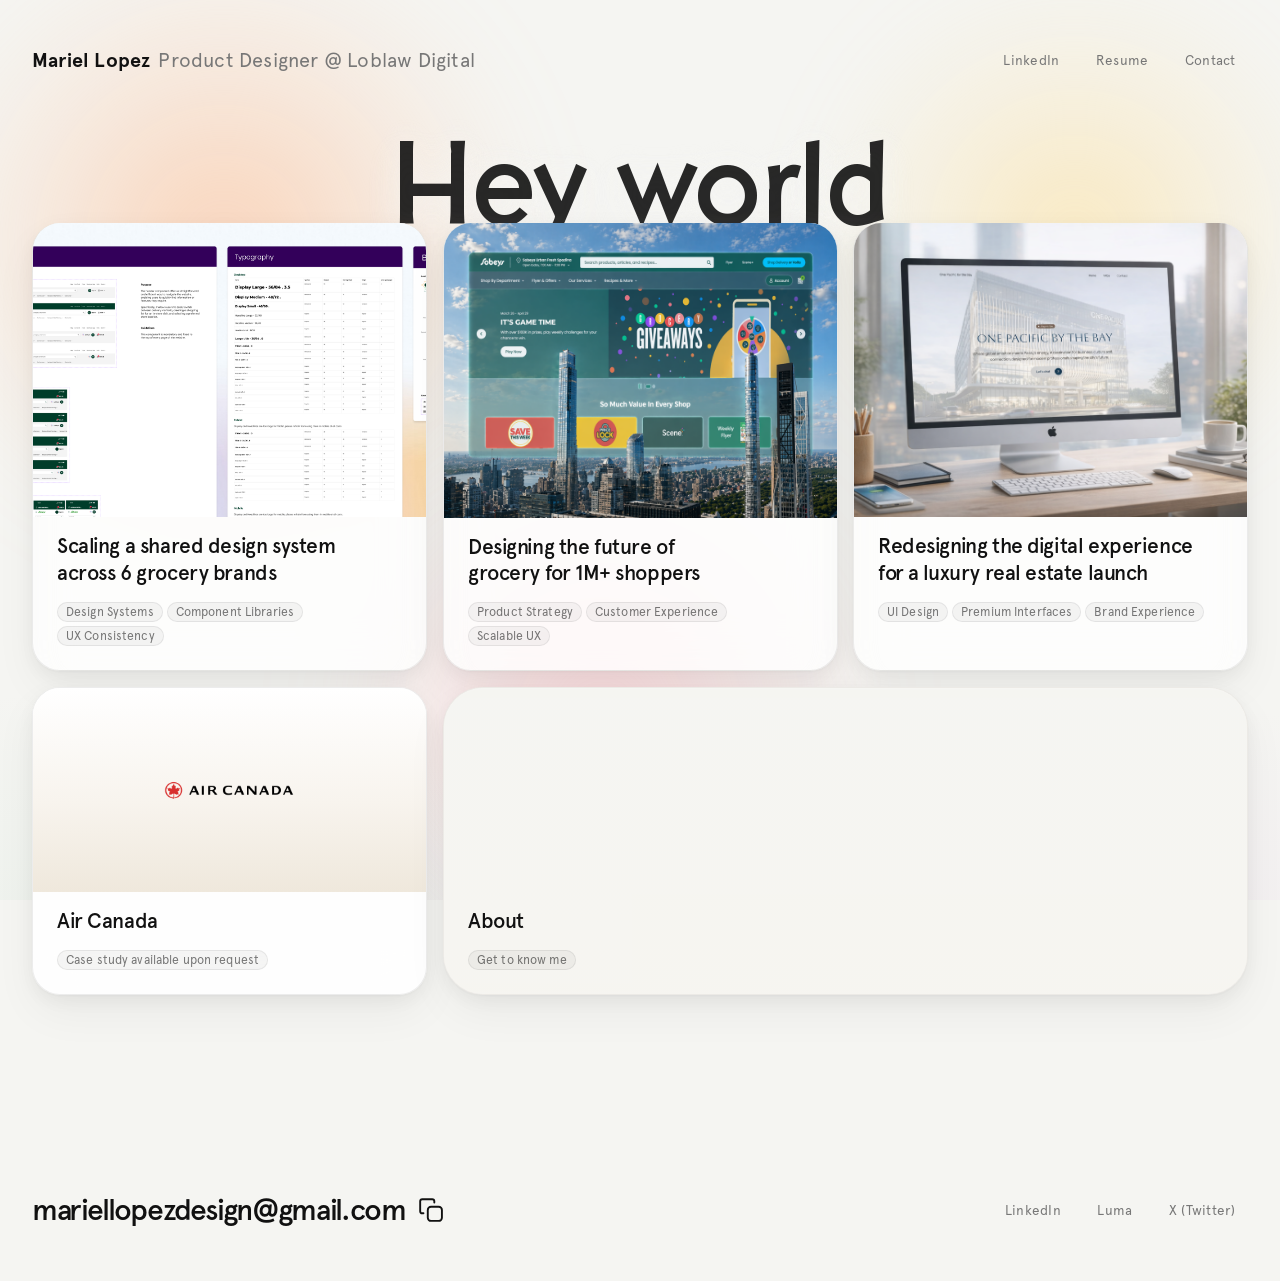
<file: etc.html>
<!DOCTYPE html>
<html lang="en">
<head>
  <meta charset="UTF-8" />
  <meta name="viewport" content="width=device-width, initial-scale=1.0" />
  <title>Etc — Mariel Lopez</title>
  <link rel="icon" type="image/png" sizes="32x32" href="favicon-32x32.png" />
  <link rel="icon" type="image/png" sizes="16x16" href="favicon-16x16.png" />
  <link rel="icon" type="image/png" href="favicon.png" />
  <link rel="apple-touch-icon" sizes="180x180" href="apple-touch-icon.png" />
  <link rel="shortcut icon" href="favicon.png" />
  <script>
    (async function () {
      var ACCESS_KEY = 'etc_access_granted_v3';
      var PASSWORD_SALT = 'mariellopez-portfolio-v2';
      var PASSWORD_HASH = '22af7702635f2377642213e8635eeec686ecfb169865653ac3ccfb2baa59dd10';
      try {
        sessionStorage.removeItem('etc_access_granted');
        sessionStorage.removeItem('etc_access_granted_v2');
        if (sessionStorage.getItem(ACCESS_KEY) === 'true') return;
      } catch (e) {}

      if (!window.crypto || !window.crypto.subtle || !window.TextEncoder) {
        window.alert('Unable to validate access.');
        var unsupportedWeb = window.location.protocol.indexOf('http') === 0;
        window.location.replace(unsupportedWeb ? '/' : 'index.html');
        return;
      }

      var input = window.prompt('Enter password to access this page:');
      if (input === null) {
        var cancelledWeb = window.location.protocol.indexOf('http') === 0;
        window.location.replace(cancelledWeb ? '/' : 'index.html');
        return;
      }

      var data = new TextEncoder().encode(PASSWORD_SALT + '\0' + String(input).trim());
      var digest = await window.crypto.subtle.digest('SHA-256', data);
      var hash = Array.from(new Uint8Array(digest)).map(function (b) {
        return b.toString(16).padStart(2, '0');
      }).join('');

      if (hash === PASSWORD_HASH) {
        try { sessionStorage.setItem(ACCESS_KEY, 'true'); } catch (e) {}
        return;
      }

      window.alert('Incorrect password.');
      var isWeb = window.location.protocol.indexOf('http') === 0;
      window.location.replace(isWeb ? '/' : 'index.html');
    })();
  </script>
  <link rel="stylesheet" href="fonts.css" />
  <link rel="stylesheet" href="spacing.css" />
  <link rel="stylesheet" href="nav.css" />
  <link rel="stylesheet" href="theme.css" />
  <link rel="stylesheet" href="page-transitions.css" />
  <link rel="stylesheet" href="layout.css" />
  <link rel="stylesheet" href="hover.css" />
  <link rel="stylesheet" href="icons.css" />
  <link rel="stylesheet" href="copy-email.css" />
  <link rel="stylesheet" href="back-to-top.css" />
  <link rel="stylesheet" href="footer.css" />
  <style>
    *, *::before, *::after { box-sizing: border-box; margin: 0; padding: 0; }
    html {
      scroll-behavior: smooth;
      -webkit-text-size-adjust: 100%;
      text-size-adjust: 100%;
    }

    :root {
      --mono-serif: "Apercu Pro", "Helvetica Neue", Helvetica, Geist, Arial, sans-serif;
      --etc-tab-active: #111111;
      --etc-tab-inactive: rgba(0, 0, 0, 0.22);
      --etc-photo-placeholder: #d4d4d4;
      --etc-light-bg: #f5f5f2;
      --etc-viewer-max: 500px;
    }

    body.etc-page {
      background: var(--page-bg);
      color: var(--body-color);
      min-height: 100vh;
      overflow-x: clip;
    }

    body.etc-tab-photography,
    body.etc-tab-random {
      background: var(--etc-light-bg);
      color: #111111;
    }

    .etc-main {
      position: relative;
      z-index: 1;
      flex: 1 0 auto;
      width: 100%;
      max-width: 100%;
      min-width: 0;
      padding-bottom: var(--space-96);
      overflow-x: clip;
      text-align: left;
    }

    /* Two-column layout — left nav, right scrollable content (matches About rhythm) */
    .etc-layout {
      display: grid;
      grid-template-columns: 1fr;
      gap: var(--space-32);
      align-items: start;
      width: 100%;
      min-width: 0;
    }

    .etc-sidebar {
      min-width: 0;
      padding-left: 0;
    }

    /* Tabs share the same left edge as the back-arrow cap (nav.css optical offset) */
    .etc-sidebar .etc-tabs {
      margin-left: 0;
    }

    .etc-content {
      min-width: 0;
      width: 100%;
    }

    .etc-tabs {
      display: flex;
      align-items: flex-start;
      justify-content: flex-start;
      flex-wrap: wrap;
      width: 100%;
      min-width: 0;
      max-width: 100%;
      gap: clamp(16px, 4vw, 32px);
      margin: 0;
      padding: 0;
      border: 0;
      list-style: none;
    }

    .etc-tab {
      font-family: var(--mono-serif);
      font-size: clamp(1.25rem, 6.4vw, 2rem);
      font-weight: 700;
      letter-spacing: -0.04em;
      line-height: 1;
      color: var(--etc-tab-active);
      opacity: 0.28;
      background: none;
      border: 0;
      padding: 0;
      cursor: pointer;
      text-align: left;
      transition: opacity 0.2s ease;
      flex: 0 0 auto;
    }

    .etc-tab.is-active {
      opacity: 1;
    }

    @media (min-width: 861px) {
      .etc-layout {
        /* Fixed sidebar width — “photography” is widest; stops column jump on tab change */
        grid-template-columns: 12.25rem minmax(0, 1fr);
        column-gap: clamp(40px, 5vw, 72px);
        row-gap: 0;
      }

      .etc-sidebar {
        position: sticky;
        top: calc(var(--site-nav-height, 96px) + var(--space-16));
        align-self: start;
        z-index: 1;
        width: 12.25rem;
        max-width: 12.25rem;
        flex-shrink: 0;
      }

      .etc-tabs {
        display: grid;
        grid-template-columns: 1fr;
        align-items: start;
        justify-items: start;
        gap: var(--space-24);
        width: 100%;
      }

      .etc-tab {
        font-size: clamp(1.25rem, 2.1vw, 2.25rem);
        white-space: nowrap;
        width: 100%;
        min-height: 1em;
      }
    }

    @media (max-width: 860px) {
      .etc-tab {
        font-size: clamp(1.1875rem, 6.8vw, 1.875rem);
      }
    }

    @media (max-width: 400px) {
      .etc-tab {
        font-size: clamp(1.125rem, 7.2vw, 1.625rem);
      }
    }

    .etc-tab:focus-visible {
      outline: 2px solid var(--etc-tab-active);
      outline-offset: 4px;
    }

    .etc-panel {
      display: none !important;
      width: 100%;
      min-width: 0;
    }

    .etc-panel.is-active {
      display: block !important;
    }

    .etc-panel--random.is-active {
      display: flex !important;
      flex-direction: column;
      align-items: flex-start;
    }

    .etc-writing-title {
      font-size: clamp(1.35rem, 3.2vw, 2rem);
      font-weight: 600;
      letter-spacing: -0.03em;
      line-height: 1.2;
      color: var(--etc-tab-active);
      max-width: none;
      width: 100%;
    }

    .etc-writing-body {
      margin-top: var(--space-24);
      font-size: var(--body-font-size);
      line-height: var(--body-line-height);
      color: var(--etc-tab-active);
      max-width: none;
      width: 100%;
    }

    .etc-random-intro {
      display: flex;
      flex-direction: column;
      gap: var(--space-16);
      width: 100%;
      max-width: none;
      margin: 0 0 clamp(28px, 4.5vw, 48px);
      padding-inline: 0;
      text-align: left;
      box-sizing: border-box;
    }

    .etc-random-intro p {
      margin: 0;
      font-size: var(--body-font-size);
      line-height: var(--body-line-height);
      letter-spacing: var(--body-letter-spacing);
      color: rgba(0, 0, 0, 0.58);
    }

    /* Album mosaic — compact, hand-placed grid */
    .etc-album-mosaic {
      display: grid;
      grid-template-columns: repeat(4, auto);
      justify-content: start;
      align-items: center;
      gap: clamp(18px, 2.8vw, 28px) clamp(14px, 2.2vw, 24px);
      width: 100%;
      max-width: 520px;
      margin: 0;
      padding: var(--space-8) 0 var(--space-16);
    }

    .etc-album-piece {
      margin: 0;
      justify-self: center;
      transform: rotate(var(--etc-rot, 0deg));
      transition:
        transform 0.45s cubic-bezier(0.22, 1, 0.36, 1),
        box-shadow 0.45s cubic-bezier(0.22, 1, 0.36, 1);
    }

    .etc-album-piece:nth-child(1) { --etc-rot: -2.4deg; margin-top: 6px; }
    .etc-album-piece:nth-child(2) { --etc-rot: 1.8deg; margin-top: 14px; }
    .etc-album-piece:nth-child(3) { --etc-rot: -1.2deg; }
    .etc-album-piece:nth-child(4) { --etc-rot: 2.2deg; margin-top: -4px; }
    .etc-album-piece:nth-child(5) { --etc-rot: -1.6deg; margin-top: 8px; }
    .etc-album-piece:nth-child(6) { --etc-rot: 1.4deg; margin-top: -6px; }
    .etc-album-piece:nth-child(7) { --etc-rot: 2deg; margin-top: 4px; }
    .etc-album-piece:nth-child(8) { --etc-rot: -2.1deg; margin-top: 10px; }

    .etc-album-piece:hover,
    .etc-album-piece:focus-within {
      transform: rotate(0deg) translateY(-3px);
      z-index: 1;
    }

    .etc-album-art {
      display: block;
      width: var(--etc-album-w, 112px);
      aspect-ratio: var(--etc-album-ar, 1 / 1);
      border-radius: 14px;
      border: 1px solid rgba(0, 0, 0, 0.07);
      background: linear-gradient(145deg, #f0ebe3 0%, #d8d0c4 100%);
      box-shadow:
        0 4px 14px rgba(0, 0, 0, 0.045),
        0 12px 28px rgba(0, 0, 0, 0.05);
      overflow: hidden;
      transition: box-shadow 0.45s cubic-bezier(0.22, 1, 0.36, 1);
    }

    .etc-album-piece:hover .etc-album-art,
    .etc-album-piece:focus-within .etc-album-art {
      box-shadow:
        0 8px 22px rgba(0, 0, 0, 0.07),
        0 18px 40px rgba(0, 0, 0, 0.065);
    }

    .etc-album-piece[data-shape="portrait"] {
      --etc-album-w: 96px;
      --etc-album-ar: 2 / 3;
    }

    .etc-album-piece[data-shape="square"] {
      --etc-album-w: 108px;
      --etc-album-ar: 1 / 1;
    }

    .etc-album-piece:nth-child(3n+2) .etc-album-art {
      background: linear-gradient(145deg, #e8e4f0 0%, #c8c0d8 100%);
    }

    .etc-album-piece:nth-child(3n) .etc-album-art {
      background: linear-gradient(145deg, #e3ece8 0%, #c5d4cc 100%);
    }

    @media (max-width: 520px) {
      .etc-album-mosaic {
        grid-template-columns: repeat(3, auto);
        max-width: 100%;
        gap: 16px 20px;
      }

      .etc-album-piece[data-shape="square"] {
        --etc-album-w: 96px;
      }

      .etc-album-piece[data-shape="portrait"] {
        --etc-album-w: 84px;
      }
    }

    @media (max-width: 360px) {
      .etc-album-mosaic {
        grid-template-columns: repeat(2, auto);
      }

      .etc-album-piece[data-shape="square"] {
        --etc-album-w: 88px;
      }

      .etc-album-piece[data-shape="portrait"] {
        --etc-album-w: 76px;
      }
    }

    @media (prefers-reduced-motion: reduce) {
      .etc-album-piece,
      .etc-album-art {
        transition-duration: 0.05s;
      }

      .etc-album-piece:hover,
      .etc-album-piece:focus-within {
        transform: rotate(var(--etc-rot, 0deg));
      }
    }

    /* Photography — featured frame (max 500×500) + full-width filmstrip (no edge clip) */
    .etc-viewer {
      width: 100%;
      max-width: 100%;
      min-width: 0;
      margin-inline: 0;
      outline: none;
    }

    .etc-viewer-stage-wrap,
    .etc-viewer-meta,
    .etc-viewer-hint {
      width: min(100%, var(--etc-viewer-max));
      max-width: var(--etc-viewer-max);
      margin-inline: 0;
    }

    .etc-viewer:focus-visible {
      outline: 2px solid var(--etc-tab-active);
      outline-offset: 6px;
      border-radius: 8px;
    }

    .etc-viewer-stage-wrap {
      position: relative;
      width: min(100%, var(--etc-viewer-max));
      max-width: var(--etc-viewer-max);
      margin: 0 0 var(--space-32);
      padding: 0;
    }

    .etc-viewer-stack {
      position: absolute;
      inset: 8% 6% -4% 10%;
      border-radius: 22px;
      background: var(--etc-photo-placeholder);
      border: 1px solid rgba(0, 0, 0, 0.06);
      box-shadow: 0 14px 36px rgba(0, 0, 0, 0.08);
      transform: rotate(-2.5deg);
      z-index: 0;
      pointer-events: none;
      opacity: 0.55;
    }

    .etc-viewer-stage {
      position: relative;
      z-index: 1;
      width: 100%;
      max-width: var(--etc-viewer-max);
      max-height: var(--etc-viewer-max);
      margin: 0;
      border-radius: 28px;
      overflow: hidden;
      border: 1px solid rgba(0, 0, 0, 0.07);
      background: var(--etc-photo-placeholder);
      box-shadow:
        0 6px 22px rgba(0, 0, 0, 0.055),
        0 18px 44px rgba(0, 0, 0, 0.07);
      transform: rotate(1.25deg);
      aspect-ratio: 4 / 3;
    }

    .etc-viewer-image {
      display: block;
      width: 100%;
      height: 100%;
      object-fit: cover;
      object-position: center center;
      transition: opacity 0.35s ease;
    }

    .etc-viewer-image.is-fading {
      opacity: 0;
    }

    .etc-viewer-meta {
      text-align: left;
      max-width: min(28ch, var(--etc-viewer-max));
      margin-bottom: var(--space-32);
      padding: 0;
      box-sizing: border-box;
    }

    .etc-viewer-title {
      font-size: clamp(1.15rem, 2.6vw, 1.5rem);
      font-weight: 600;
      letter-spacing: -0.03em;
      line-height: 1.15;
      color: var(--etc-tab-active);
    }

    .etc-viewer-caption {
      margin-top: 6px;
      font-size: clamp(0.9rem, 1.8vw, 1.05rem);
      font-style: italic;
      letter-spacing: -0.02em;
      line-height: 1.35;
      color: rgba(0, 0, 0, 0.52);
    }

    .etc-viewer-filmstrip {
      display: flex;
      align-items: center;
      justify-content: flex-start;
      flex-wrap: wrap;
      gap: var(--space-16);
      width: 100%;
      max-width: 100%;
      min-width: 0;
      margin-inline: 0;
      padding: var(--space-8) 0 var(--space-16);
      overflow: visible;
    }

    .etc-thumb {
      flex: 0 0 auto;
      width: clamp(52px, 12vw, 72px);
      padding: 0;
      border: 1px solid rgba(0, 0, 0, 0.1);
      border-radius: 14px;
      overflow: hidden;
      background: var(--etc-photo-placeholder);
      cursor: pointer;
      transition:
        border-color 0.2s ease,
        box-shadow 0.2s ease,
        transform 0.2s ease;
    }

    .etc-thumb img {
      display: block;
      width: 100%;
      aspect-ratio: 3 / 4;
      object-fit: cover;
      object-position: center center;
    }

    .etc-thumb:hover {
      border-color: rgba(0, 0, 0, 0.22);
    }

    .etc-thumb.is-active {
      border-color: var(--etc-tab-active);
      box-shadow: 0 8px 24px rgba(0, 0, 0, 0.1);
      transform: translateY(-2px);
    }

    .etc-thumb:focus-visible {
      outline: 2px solid var(--etc-tab-active);
      outline-offset: 3px;
    }

    .etc-viewer-hint {
      display: block;
      margin-top: var(--space-16);
      font-size: 0.8125rem;
      letter-spacing: 0.02em;
      color: rgba(0, 0, 0, 0.38);
      text-align: left;
    }

    html.dark-theme {
      --etc-tab-active: #f5f5f2;
      --etc-tab-inactive: rgba(245, 245, 242, 0.28);
    }

    html.dark-theme body.etc-tab-photography,
    html.dark-theme body.etc-tab-random {
      background: var(--etc-light-bg);
      color: #111111;
    }

    html.dark-theme body.etc-tab-photography .etc-tab.is-active,
    html.dark-theme body.etc-tab-random .etc-tab.is-active {
      color: #111111;
    }

    html.dark-theme body.etc-tab-photography .etc-tab,
    html.dark-theme body.etc-tab-random .etc-tab {
      color: #111111;
    }

    html.dark-theme body.etc-tab-photography .etc-tab:not(.is-active),
    html.dark-theme body.etc-tab-random .etc-tab:not(.is-active) {
      opacity: 0.28;
    }

    html.dark-theme body.etc-tab-photography .etc-tab.is-active,
    html.dark-theme body.etc-tab-random .etc-tab.is-active {
      opacity: 1;
    }

    html.dark-theme body.etc-tab-random .etc-random-intro p {
      color: rgba(0, 0, 0, 0.52);
    }

    html.dark-theme body.etc-tab-photography .etc-viewer-caption {
      color: rgba(0, 0, 0, 0.48);
    }

    html.dark-theme body.etc-tab-photography .etc-viewer-hint {
      color: rgba(0, 0, 0, 0.42);
    }

    @media (max-width: 900px) {
      .etc-main {
        padding-bottom: var(--space-64);
      }

      .etc-album-mosaic {
        padding-inline: var(--space-8);
      }
    }

    @media (max-width: 640px) {
      .etc-layout {
        gap: var(--space-24);
      }

      .etc-tabs {
        gap: var(--space-16) var(--space-24);
      }

      .etc-viewer-stage-wrap {
        margin-bottom: var(--space-24);
        width: 100%;
        max-width: min(var(--etc-viewer-max), 100%);
      }

      .etc-viewer-stage {
        border-radius: 22px;
        transform: none;
        max-height: min(var(--etc-viewer-max), calc(100vw - 2 * var(--content-pad)));
      }

      .etc-viewer-stack {
        display: none;
      }

      .etc-viewer-meta {
        margin-bottom: var(--space-24);
      }

      .etc-viewer-filmstrip {
        justify-content: flex-start;
        padding-inline: 0;
      }

      .etc-viewer-hint {
        font-size: 0.75rem;
      }

      .etc-random-intro {
        padding-inline: 0;
      }
    }

    @media (max-width: 400px) {
      .etc-tabs {
        gap: var(--space-16);
      }

      .etc-thumb {
        width: 48px;
        border-radius: 12px;
      }

      .etc-viewer-stage {
        border-radius: 18px;
      }
    }

    @media (prefers-reduced-motion: reduce) {
      .etc-viewer-image,
      .etc-thumb {
        transition-duration: 0.05s;
      }

      .etc-viewer-stage,
      .etc-viewer-stack {
        transform: none;
      }
    }
  </style>
</head>
<body class="etc-page">
  <script src="transitions-boot.js"></script>

  <!-- NAV -->
  <div id="top" class="home-hero-mono navbar">
    <header class="mono-header site-header">
      <div class="page-container header-inner">
      <nav class="mono-nav site-nav" aria-label="Main">
        <div class="nav-left">
          <p class="nav-page-line">
            <a href="index.html" class="nav-back link-hover" aria-label="Back to home">
              <svg class="nav-back-arrow" xmlns="http://www.w3.org/2000/svg" viewBox="0 0 24 24" fill="none" stroke="currentColor" stroke-linecap="round" stroke-linejoin="round" aria-hidden="true"><path d="M19 12H5"/><path d="m12 5-7 7 7 7"/></svg>
              <span class="nav-back-label">Back</span>
            </a>
            <a href="index.html" class="nav-page-name link-hover" aria-label="Mariel Lopez, home">Mariel Lopez</a>
          </p>
        </div>
        <div class="nav-right">
          <div class="nav-links site-nav-links">
            <a class="nav-contact-link site-nav-link link-with-arrow" href="https://www.linkedin.com/in/mariel-lopez/" target="_blank" rel="noopener noreferrer"><span class="link-with-arrow-label">LinkedIn</span><svg class="arrow" xmlns="http://www.w3.org/2000/svg" viewBox="5 5 14 14" fill="none" stroke="currentColor" stroke-linecap="round" stroke-linejoin="round" aria-hidden="true"><path d="M7 7h10v10"/><path d="M7 17 17 7"/></svg></a>
            <a class="nav-contact-link site-nav-link link-with-arrow" href="https://drive.google.com/file/d/1HT2FcuIwYNYXt00IsOKhti0plwNZEdIb/view?usp=sharing" target="_blank" rel="noopener noreferrer"><span class="link-with-arrow-label">Resume</span><svg class="arrow" xmlns="http://www.w3.org/2000/svg" viewBox="5 5 14 14" fill="none" stroke="currentColor" stroke-linecap="round" stroke-linejoin="round" aria-hidden="true"><path d="M7 7h10v10"/><path d="M7 17 17 7"/></svg></a>
            <a class="nav-contact-link site-nav-link link-with-arrow" href="mailto:mariellopezdesign@gmail.com"><span class="link-with-arrow-label">Contact</span><svg class="arrow" xmlns="http://www.w3.org/2000/svg" viewBox="5 5 14 14" fill="none" stroke="currentColor" stroke-linecap="round" stroke-linejoin="round" aria-hidden="true"><path d="M7 7h10v10"/><path d="M7 17 17 7"/></svg></a>
          </div>
        </div>
      </nav>
      </div>
    </header>
  </div>

  <main class="etc-main etc-hero page-container" id="etc-main">
    <section class="etc-writing" aria-label="Writing">
      <h2 class="etc-writing-title">LOREM IPSUM</h2>
      <p class="etc-writing-body">LOREM IPSUM</p>
    </section>
  </main>

  <div class="content-shell">
  <footer>
    <div class="footer-email-row">
      <a class="footer-email" href="mailto:mariellopezdesign@gmail.com">mariellopezdesign@gmail.com</a>
      <button type="button" class="footer-email-copy" data-email="mariellopezdesign@gmail.com" aria-label="Copy email address">
        <span class="footer-email-copy-icons" aria-hidden="true">
          <svg class="footer-email-copy-icon footer-email-copy-icon--clipboard" xmlns="http://www.w3.org/2000/svg" viewBox="0 0 24 24" fill="none" stroke="currentColor" stroke-linecap="round" stroke-linejoin="round"><rect x="9" y="9" width="13" height="13" rx="3"/><path d="M5 15H4a2 2 0 0 1-2-2V4a2 2 0 0 1 2-2h9a2 2 0 0 1 2 2v1"/></svg>
        </span>
      </button>
      <span class="footer-email-copy-status" role="status" aria-live="polite"></span>
    </div>
    <nav class="site-nav-links" aria-label="Social links">
      <a class="site-nav-link footer-link link-with-arrow" href="https://www.linkedin.com/in/mariel-lopez/" target="_blank" rel="noopener noreferrer"><span class="link-with-arrow-label">LinkedIn</span><svg class="arrow" xmlns="http://www.w3.org/2000/svg" viewBox="5 5 14 14" fill="none" stroke="currentColor" stroke-linecap="round" stroke-linejoin="round" aria-hidden="true"><path d="M7 7h10v10"/><path d="M7 17 17 7"/></svg></a>
      <a class="site-nav-link footer-link link-with-arrow" href="https://luma.com/user/mariel" target="_blank" rel="noopener noreferrer"><span class="link-with-arrow-label">Luma</span><svg class="arrow" xmlns="http://www.w3.org/2000/svg" viewBox="5 5 14 14" fill="none" stroke="currentColor" stroke-linecap="round" stroke-linejoin="round" aria-hidden="true"><path d="M7 7h10v10"/><path d="M7 17 17 7"/></svg></a>
      <a class="site-nav-link footer-link link-with-arrow" href="https://x.com/marieldesigner" target="_blank" rel="noopener noreferrer"><span class="link-with-arrow-label">X (Twitter)</span><svg class="arrow" xmlns="http://www.w3.org/2000/svg" viewBox="5 5 14 14" fill="none" stroke="currentColor" stroke-linecap="round" stroke-linejoin="round" aria-hidden="true"><path d="M7 7h10v10"/><path d="M7 17 17 7"/></svg></a>
    </nav>
  </footer>
  </div>

  <script src="external-link.js" defer></script>
  <script src="mailto-links.js" defer></script>
  <script src="transitions.js" defer></script>
  <script src="copy-email.js" defer></script>
  <script src="nav-scroll.js" defer></script>

</body>
</html>
</file>
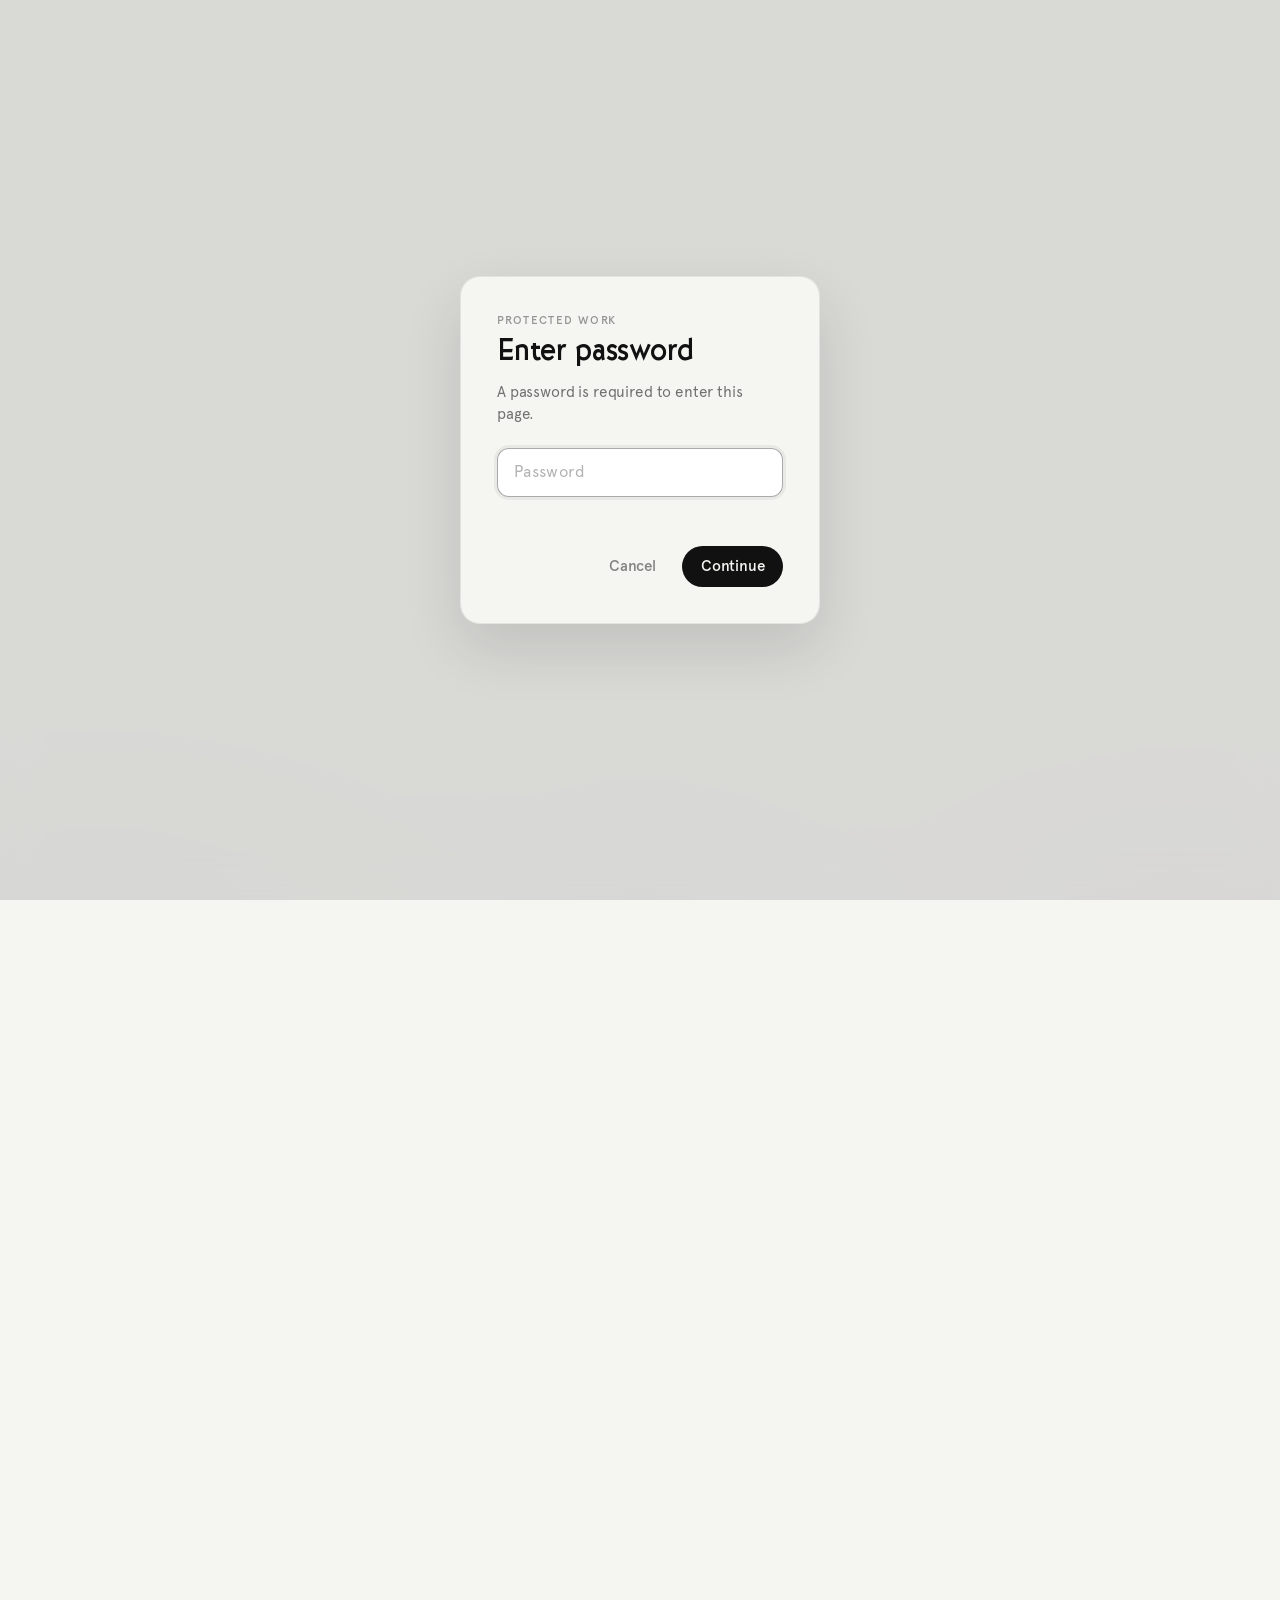
<file: sobeys.html>
<!DOCTYPE html>
<html lang="en">
<head>
  <meta charset="UTF-8" />
  <meta name="viewport" content="width=device-width, initial-scale=1.0" />
  <title>Sobeys — Mariel Lopez</title>
  <link rel="icon" type="image/png" sizes="32x32" href="favicon-32x32.png" />
  <link rel="icon" type="image/png" sizes="16x16" href="favicon-16x16.png" />
  <link rel="icon" type="image/png" href="favicon.png" />
  <link rel="apple-touch-icon" sizes="180x180" href="apple-touch-icon.png" />
  <link rel="shortcut icon" href="favicon.png" />
  <style>
    /* Hide case study until password unlock — blocks content flash / open-in-new-tab peek */
    html:not(.pw-unlocked) body {
      visibility: hidden !important;
    }
    html:not(.pw-unlocked) .pw-modal {
      visibility: visible !important;
    }
  </style>
  <link rel="stylesheet" href="password-gate.css" />
  <script src="password-gate.js"></script>
  <script>
    (async function () {
      if (!window.PortfolioPassword) {
        window.location.replace(window.location.protocol.indexOf('http') === 0 ? '/' : 'index.html');
        return;
      }

      if (window.PortfolioPassword.isGranted()) {
        document.documentElement.classList.add('pw-unlocked');
        return;
      }

      var ok = await window.PortfolioPassword.unlock(null, {
        title: 'Enter password'
      });
      if (ok) {
        document.documentElement.classList.add('pw-unlocked');
        return;
      }
      var isWeb = window.location.protocol.indexOf('http') === 0;
      window.location.replace(isWeb ? '/' : 'index.html');
    })();
  </script>
  <link rel="stylesheet" href="fonts.css" />
  <link rel="stylesheet" href="spacing.css" />
  <link rel="stylesheet" href="nav.css" />
  <link rel="stylesheet" href="theme.css" />
  <link rel="stylesheet" href="page-transitions.css" />
  <link rel="stylesheet" href="layout.css" />
  <link rel="stylesheet" href="hover.css" />
  <link rel="stylesheet" href="icons.css" />
  <link rel="stylesheet" href="copy-email.css" />
  <link rel="stylesheet" href="back-to-top.css" />
  <link rel="stylesheet" href="sobeys-lightbox.css" />
  <style>
    *, *::before, *::after { box-sizing: border-box; margin: 0; padding: 0; }
    html {
      scroll-behavior: smooth;
      -webkit-text-size-adjust: 100%;
      text-size-adjust: 100%;
    }

    :root {
      --mono-serif: "Apercu Pro", "Helvetica Neue", Helvetica, Geist, Arial, sans-serif;
      --sobeys-ui-border: var(--divider-color);
      --sobeys-ui-tab-active: #111111;
      --sobeys-label: rgba(0, 0, 0, 0.52);
      --sobeys-ink: #111111;
      --sobeys-ink-strong: #000000;
      --sobeys-ink-soft: rgba(0, 0, 0, 0.58);
      --sobeys-link-underline: rgba(0, 0, 0, 0.35);
      --sobeys-bg-mist: #ffffff;
      --sobeys-ui-chrome: #ffffff;
      --sobeys-stat-bg: #ffffff;
      --sobeys-surface-border: rgba(0, 0, 0, 0.08);
      --sobeys-visual-border: rgba(0, 0, 0, 0.1);
      --border: var(--sobeys-visual-border);
      --muted-text: var(--sobeys-label);
      --text: var(--page-ink);
      --sobeys-live-ink: #111111;
      --sobeys-live-bg: rgba(0, 0, 0, 0.07);
      --sobeys-tag-border: rgba(0, 0, 0, 0.3);
    }

    body {
      background: var(--page-bg);
      color: var(--body-color);
      overflow-x: clip;
    }

    /* ── Case study hero — editorial + full-bleed cover ── */
    .hero {
      position: relative;
      width: 100%;
      padding: 0 0 var(--space-64);
      display: flex;
      flex-direction: column;
      gap: var(--space-48);
      overflow: visible;
    }

    .hero-content {
      display: flex;
      flex-direction: column;
      align-items: flex-start;
      gap: var(--space-24);
      z-index: 5;
      max-width: 100%;
      width: 100%;
      position: relative;
      container-type: inline-size;
      container-name: hero-content;
    }

    .hero .hero-title {
      font-family: var(--display-serif);
      font-size: clamp(2rem, 4.4cqi + 0.3rem, 3.5rem);
      font-weight: 500;
      line-height: 1.02;
      letter-spacing: -0.03em;
      max-width: none;
    }

    .hero-image {
      position: relative;
      display: block;
      width: 100%;
      max-width: 100%;
      margin-left: 0;
      margin-right: 0;
      border-radius: 24px;
      overflow: hidden;
      z-index: 1;
    }

    .hero-image img {
      width: 100%;
      height: auto;
      display: block;
      object-fit: cover;
      border-radius: 24px;
      aspect-ratio: 16 / 9;
      animation: hero-cover-in 1.1s cubic-bezier(0.22, 1, 0.36, 1) both;
    }

    @keyframes hero-cover-in {
      from {
        opacity: 0;
        transform: scale(1.04);
      }
      to {
        opacity: 1;
        transform: scale(1);
      }
    }

    .live-badge {
      display: inline-flex;
      align-items: center;
      gap: 8px;
      font-family: var(--mono-serif);
      font-size: 13px;
      font-weight: 500;
      letter-spacing: 0.04em;
      text-transform: uppercase;
      color: var(--sobeys-live-ink);
      background: transparent;
      border: 1px solid var(--sobeys-tag-border);
      border-radius: 100px;
      padding: 7px 14px;
    }

    .page {
      padding: var(--space-64) 0 0;
      display: flex;
      flex-direction: column;
      align-items: stretch;
      gap: var(--space-96);
      width: 100%;
      max-width: none;
      margin: 0;
    }

    .tag {
      font-family: var(--mono-serif);
      font-size: 14px;
      font-weight: 400;
      color: var(--sobeys-ink);
      border: 1px solid var(--sobeys-tag-border);
      border-radius: 100px;
      padding: 6px 16px;
    }

    .live-dot {
      width: 7px;
      height: 7px;
      border-radius: 50%;
      background: #6dbf72;
      flex-shrink: 0;
      position: relative;
    }

    .live-dot::after {
      content: '';
      position: absolute;
      inset: 0;
      border-radius: 50%;
      background: #6dbf72;
      animation: pulse-ring 2s ease-out infinite;
    }

    @keyframes pulse-ring {
      0%   { transform: scale(1); opacity: 0.6; }
      70%  { transform: scale(2.4); opacity: 0; }
      100% { transform: scale(2.4); opacity: 0; }
    }

    /* ── OVERVIEW ROW — slim editorial meta ── */
    .overview-row {
      width: 100%;
      display: grid;
      grid-template-columns: repeat(4, minmax(0, 1fr));
      gap: var(--space-32) var(--space-24);
      border-top: var(--divider);
      border-bottom: none;
      padding: var(--space-32) 0 0;
      scroll-margin-top: 28px;
    }

    .overview-item {
      display: flex;
      flex-direction: column;
      gap: 10px;
      padding: 0;
      border-right: none;
      min-width: 0;
    }

    .overview-item:first-child { padding-left: 0; }
    .overview-item:last-child { border-right: none; padding-right: 0; }

    .overview-label {
      font-family: var(--mono-serif);
      font-size: 11px;
      font-weight: 500;
      text-transform: uppercase;
      letter-spacing: 0.14em;
      color: var(--sobeys-label);
    }

    .overview-value {
      font-family: var(--mono-serif);
      font-size: var(--body-font-size);
      font-weight: 400;
      line-height: var(--body-line-height);
      letter-spacing: var(--body-letter-spacing);
      color: var(--sobeys-ink-soft);
    }

    .overview-value strong {
      font-weight: 500;
      color: var(--sobeys-ink);
    }

    .overview-team {
      list-style: none;
      display: flex;
      flex-direction: column;
      gap: 0.4em;
    }

    .overview-team-role {
      color: var(--sobeys-ink-soft);
      font-weight: 400;
    }

    /* ── BRIEF / STAT BLOCK — equal three-column rail ── */
    .stat-cards {
      width: 100%;
      display: grid;
      grid-template-columns: repeat(3, minmax(0, 1fr));
      gap: 0;
      align-items: start;
      border-top: 1px solid var(--sobeys-surface-border);
      padding-top: var(--space-32);
    }

    .stat-card {
      flex: none;
      display: flex;
      flex-direction: column;
      gap: 12px;
      padding: 0 var(--space-32);
      background: transparent;
      border: none;
      border-radius: 0;
      min-width: 0;
    }

    .stat-card:first-child {
      padding-left: 0;
    }

    .stat-card:last-child {
      padding-right: 0;
    }

    .stat-card + .stat-card {
      border-left: 1px solid var(--sobeys-surface-border);
    }

    .stat-card-label {
      font-family: var(--mono-serif);
      font-size: 11px;
      font-weight: 500;
      text-transform: uppercase;
      letter-spacing: 0.14em;
      color: var(--sobeys-label);
    }

    .stat-card-body {
      font-family: var(--mono-serif);
      font-size: var(--body-font-size);
      font-weight: 400;
      line-height: var(--body-line-height);
      color: var(--sobeys-ink-soft);
    }

    .stat-card-body strong { font-weight: 500; color: var(--sobeys-ink); }
    .stat-card-body em { font-style: italic; }

    /* ── CONTENT ── */
    .case-content {
      width: 100%;
      display: flex;
      flex-direction: column;
      gap: 0;
    }

    .case-content > .divider {
      margin: var(--space-96) 0;
      width: 100%;
    }

    /* ── Case study chapters — sticky copy + visual ── */
    .case-study-section {
      display: grid;
      grid-template-columns: minmax(260px, 0.85fr) minmax(0, 1.35fr);
      gap: var(--space-48) var(--space-64);
      align-items: start;
    }

    .case-study-intro {
      display: flex;
      flex-direction: column;
      position: sticky;
      top: calc(var(--site-nav-height, 112px) + var(--space-24));
      padding-top: 4px;
    }

    #case-identity-trust {
      scroll-margin-top: 96px;
    }

    /* ── Before/After comparison (Sobeys only) ── */
    body.case-sobeys .before-after-comparison {
      width: 100%;
      margin: 0;
      display: flex;
      flex-direction: column;
      align-items: flex-start;
      gap: var(--space-16);
      min-width: 0;
    }

    body.case-sobeys .case-study-image-card {
      width: 100%;
      max-width: none;
      margin: 0;
      border: 1px solid var(--border);
      border-radius: 20px;
      background: var(--sobeys-bg-mist);
      overflow: hidden;
    }

    body.case-sobeys .before-after-tabs {
      position: static;
      display: flex;
      justify-content: flex-start;
      width: auto;
      padding: 0;
      background: transparent;
      transform: none;
      z-index: auto;
    }

    body.case-sobeys .before-after-tab-list {
      display: inline-flex;
      align-items: center;
      gap: 4px;
      padding: 4px;
      border: 1px solid var(--border);
      border-radius: 999px;
      background: var(--sobeys-ui-chrome);
      box-shadow: none;
    }

    body.case-sobeys .before-after-tab {
      border: 0;
      background: transparent;
      border-radius: 999px;
      padding: 8px 22px;
      font-family: var(--mono-serif);
      font-size: 13px;
      font-weight: 500;
      letter-spacing: 0.02em;
      color: var(--muted-text);
      cursor: pointer;
      transition: background 200ms ease, color 200ms ease;
    }

    body.case-sobeys .before-after-tab:hover:not(.active) {
      background: rgba(0, 0, 0, 0.04);
      color: var(--text);
    }

    body.case-sobeys .before-after-tab.active {
      background: #111;
      color: #fff;
    }

    body.case-sobeys .before-after-tab.active:hover {
      background: #111;
      color: #fff;
    }

    body.case-sobeys .before-after-tab:last-child.active,
    body.case-sobeys .before-after-tab:last-child.active:hover {
      background: #7a1c1c;
      color: #fff;
    }

    body.case-sobeys .before-after-tab:focus-visible {
      outline: 2px solid rgba(0, 0, 0, 0.18);
      outline-offset: 2px;
    }

    body.case-sobeys .before-after-tab.active:focus-visible {
      outline-color: rgba(255, 255, 255, 0.35);
    }

    html.dark-theme body.case-sobeys .before-after-tab-list {
      box-shadow: none;
    }

    body.case-sobeys .case-study-image-card .tab-content {
      display: none;
      padding: 0;
      overflow: hidden;
    }

    body.case-sobeys .case-study-image-card .tab-content.active { display: block; }

    body.case-sobeys .case-study-image-card img,
    body.case-sobeys .case-study-image-card .tab-image {
      display: block;
      width: 100%;
      height: auto;
      max-width: 100%;
      object-fit: contain;
      vertical-align: top;
    }

    body.case-sobeys .case-study-image-card .visual-caption {
      padding: 14px 20px;
      font-family: var(--mono-serif);
      font-size: 13px;
      font-weight: 400;
      color: var(--sobeys-label);
      border-top: 1px solid var(--sobeys-ui-border);
      background: var(--sobeys-bg-mist);
    }

    .section-label {
      font-family: var(--mono-serif);
      font-size: 11px;
      font-weight: 500;
      text-transform: uppercase;
      letter-spacing: 0.14em;
      color: var(--sobeys-label);
      margin-bottom: 16px;
    }

    .section-heading {
      font-family: var(--mono-serif);
      font-size: clamp(1.5rem, 1.2vw + 1.1rem, 2rem);
      font-weight: 500;
      line-height: 1.18;
      margin-bottom: 18px;
      letter-spacing: -0.025em;
      color: var(--page-ink);
      text-wrap: pretty;
    }

    .section-heading em {
      font-style: italic;
      font-weight: 400;
    }

    .section-body {
      font-family: var(--mono-serif);
      font-size: var(--body-font-size);
      font-weight: 400;
      line-height: var(--body-line-height);
      letter-spacing: var(--body-letter-spacing);
      color: var(--sobeys-ink-soft);
      max-width: 38rem;
    }

    .section-body p { margin-bottom: 1em; }
    .section-body p:last-child { margin-bottom: 0; }

    .section-body a,
    .callout a {
      color: var(--page-ink);
      font-weight: 500;
      text-decoration: underline;
      text-decoration-thickness: 1px;
      text-underline-offset: 3px;
      text-decoration-color: var(--sobeys-link-underline);
      cursor: pointer;
      transition: color 0.15s ease, text-decoration-color 0.15s ease, text-decoration-thickness 0.15s ease;
    }

    .section-body a:hover,
    .section-body a:focus-visible,
    .callout a:hover,
    .callout a:focus-visible {
      color: var(--sobeys-ink-strong);
      text-decoration-color: currentColor;
      text-decoration-thickness: 1.5px;
    }

    /* Process + reflection blocks (text-only chapters) */
    .case-prose {
      width: 100%;
    }

    .case-prose > .section-body {
      max-width: 40rem;
    }

    .case-prose > .section-heading {
      font-size: clamp(1.75rem, 1.8vw + 1.1rem, 2.5rem);
      letter-spacing: -0.03em;
      margin-bottom: 24px;
      max-width: 18ch;
    }

    .case-prose:has(.learning-grid) > .section-heading {
      max-width: none;
    }

    .case-prose:has(.learning-grid) {
      margin-top: var(--space-64);
      padding-top: var(--space-48);
      border-top: 1px solid var(--sobeys-surface-border);
    }

    /* ── Surfaces ── */
    .callout,
    .learning-card {
      background: transparent;
      border: none;
      border-radius: 0;
    }

    .callout {
      display: flex;
      flex-direction: column;
      gap: 16px;
      padding: var(--space-32) 0 0;
    }

    .callout-quote {
      font-family: var(--mono-serif);
      font-size: clamp(1.25rem, 1.6vw + 0.7rem, 2rem);
      font-weight: 400;
      line-height: 1.2;
      letter-spacing: -0.03em;
      color: var(--page-ink);
      max-width: none;
      white-space: nowrap;
    }

    /* ── LEARNING CARDS ── */
    .learning-grid {
      display: grid;
      grid-template-columns: 1fr 1fr;
      gap: var(--space-48) var(--space-64);
      margin-top: var(--space-32);
    }

    .learning-card {
      padding: 0;
      border-top: none;
    }

    .learning-card h4 {
      font-family: var(--mono-serif);
      font-size: clamp(1.15rem, 0.6vw + 1rem, 1.35rem);
      font-weight: 500;
      letter-spacing: -0.02em;
      color: var(--page-ink);
      margin-bottom: 14px;
    }

    .learning-card p {
      font-family: var(--mono-serif);
      font-size: var(--body-font-size);
      font-weight: 400;
      color: var(--sobeys-ink-soft);
      line-height: var(--body-line-height);
    }

    /* ── RESULT NUMBERS ── */
    .results-row {
      display: flex;
      gap: 40px;
    }

    .result-item {
      flex: 1 0 0;
    }

    .result-number {
      font-family: var(--mono-serif);
      font-size: 52px;
      font-weight: 500;
      line-height: 1;
      margin-bottom: 8px;
      color: var(--page-ink);
    }

    .result-desc {
      font-family: var(--mono-serif);
      font-size: var(--body-font-size);
      font-weight: 400;
      color: var(--sobeys-ink-soft);
      line-height: var(--body-line-height);
    }

    /* Chapter enter motion */
    @supports (animation-timeline: view()) {
      .case-study-section,
      .stat-cards,
      .callout,
      .case-prose {
        animation: case-rise 0.8s cubic-bezier(0.22, 1, 0.36, 1) both;
        animation-timeline: view();
        animation-range: entry 0% entry 35%;
      }

      @keyframes case-rise {
        from {
          opacity: 0.35;
          transform: translateY(18px);
        }
        to {
          opacity: 1;
          transform: translateY(0);
        }
      }
    }

    /* ── FOOTER LINK TOOLTIPS (kept for hover preview utility) ── */
    .hero-mono-star-tt {
      position: relative;
      display: inline-block;
      vertical-align: baseline;
    }

    .hero-mono-star-cardtip {
      position: absolute;
      top: calc(100% + 6px);
      right: 0;
      left: auto;
      width: max-content;
      max-width: min(260px, 62vw);
      padding: 6px 10px;
      font-family: var(--mono-serif);
      font-size: clamp(11px, 1.05vw, 13px);
      font-weight: 400;
      line-height: 1.25;
      color: var(--page-ink);
      text-align: left;
      text-decoration: none;
      border: 1px solid var(--sobeys-surface-border);
      border-radius: 8px;
      background: rgba(255, 255, 255, 0.96);
      box-shadow: 0 6px 20px rgba(0, 0, 0, 0.08);
      opacity: 0;
      visibility: hidden;
      z-index: 25;
      pointer-events: none;
      transition: opacity 0.18s ease, visibility 0.18s ease;
    }

    .hero-mono-star-tt:hover .hero-mono-star-cardtip,
    .hero-mono-star-tt:focus-within .hero-mono-star-cardtip {
      opacity: 1;
      visibility: visible;
    }

    .hero-mono-star-cardtip-title {
      display: block;
      font-weight: 600;
    }

    .hero-mono-star-cardtip-domain {
      display: block;
      margin-top: 0.15em;
      font-weight: 400;
      font-style: italic;
      opacity: 0.72;
    }

    @media (hover: none) {
      .hero-mono-star-tt:hover .hero-mono-star-cardtip {
        opacity: 0;
        visibility: hidden;
      }

      .hero-mono-star-tt:focus-within .hero-mono-star-cardtip {
        opacity: 1;
        visibility: visible;
      }
    }

    @media (prefers-reduced-motion: reduce) {
      .before-after-tab {
        transition-duration: 0.05s !important;
      }

      .hero-image img,
      .case-study-section,
      .stat-cards,
      .callout,
      .case-prose {
        animation: none !important;
      }

      .mono-logo {
        transition-duration: 0.05s;
      }

      .mono-logo-original,
      .mono-logo-clone {
        transition-duration: 0.05s !important;
      }
    }

    @media (max-width: 1100px) {
      .case-study-section {
        grid-template-columns: minmax(220px, 0.75fr) minmax(0, 1.25fr);
        gap: var(--space-32) var(--space-48);
      }
    }

    @media (max-width: 985px) {
      .overview-tools-value {
        white-space: nowrap;
        font-size: clamp(13px, 3.2vw, var(--body-font-size));
        letter-spacing: -0.012em;
      }
    }

    @media (max-width: 900px) {
      .page { gap: var(--space-64); }

      .hero .hero-title {
        max-width: none;
        font-size: clamp(1.7rem, 6.2vw, 2.5rem);
      }

      .hero-image--site-link img { aspect-ratio: 4 / 3; }

      .overview-row {
        grid-template-columns: 1fr 1fr;
        gap: var(--space-32);
        border-top: var(--divider);
        padding-top: var(--space-32);
      }

      .stat-cards {
        grid-template-columns: 1fr;
        gap: var(--space-32);
        border-top: 1px solid var(--sobeys-surface-border);
        padding-top: var(--space-32);
      }

      .stat-card,
      .stat-card:first-child,
      .stat-card:last-child {
        padding: 0;
        background: transparent;
        border: none;
        border-radius: 0;
      }

      .stat-card + .stat-card {
        border-left: none;
        border-top: 1px solid var(--sobeys-surface-border);
        padding-top: var(--space-32);
      }

      .case-study-section {
        grid-template-columns: 1fr;
        gap: var(--space-24);
      }

      .case-study-intro {
        position: static;
      }

      .case-content > .divider {
        margin: var(--space-64) 0;
      }

      .section-heading { font-size: clamp(1.4rem, 3.5vw, 1.75rem); }
      .callout-quote {
        font-size: clamp(1.125rem, 3.6vw, 1.5rem);
        max-width: none;
        white-space: normal;
      }
      .section-body { font-size: var(--body-font-size); max-width: none; }
      .results-row { flex-direction: column; gap: 24px; }
      .learning-grid {
        grid-template-columns: 1fr;
        gap: var(--space-32);
      }
      .result-number { font-size: 40px; }
    }

    @media (max-width: 768px) {
      .hero.case-hero {
        padding-bottom: var(--space-48);
        gap: var(--space-24);
      }

      .hero-content {
        gap: var(--space-16);
      }

      .hero-image {
        width: 100%;
        max-width: 100%;
        margin-left: 0;
        margin-right: 0;
        border-radius: 20px;
        overflow: hidden;
      }

      .hero-image img {
        border-radius: 20px;
        aspect-ratio: 4 / 3;
      }
    }

    @media (max-width: 640px) {
      .page { gap: var(--space-48); }

      .overview-row {
        grid-template-columns: 1fr;
        gap: var(--space-24);
      }

      .case-content > .divider {
        margin: var(--space-48) 0;
      }
    }

    /* Keep editorial surfaces in dark theme */
    html.dark-theme body.case-sobeys .stat-card,
    html.dark-theme body.case-sobeys .callout,
    html.dark-theme body.case-sobeys .learning-card {
      background: transparent !important;
      border-color: var(--sobeys-surface-border) !important;
    }

    html.dark-theme body.case-sobeys .live-badge {
      background: transparent;
      border-color: var(--sobeys-tag-border);
      color: var(--sobeys-live-ink);
    }
  </style>
  <link rel="stylesheet" href="layout.css" />
  <link rel="stylesheet" href="footer.css" />
  <link rel="stylesheet" href="case-study.css" />
</head>
<body class="case-sobeys case-page">
  <script src="transitions-boot.js"></script>
  <a class="skip-link" href="#case-overview">Skip to case study</a>
  <progress class="case-read-progress" max="100" value="0" aria-hidden="true"></progress>

  <!-- NAV -->
  <div class="home-hero-mono navbar">
    <header class="mono-header site-header">
      <div class="page-container header-inner">
      <nav class="mono-nav site-nav" aria-label="Main">
        <div class="nav-left">
          <p class="nav-page-line">
            <a href="index.html" class="nav-back link-hover" aria-label="Back to home">
              <svg class="nav-back-arrow" xmlns="http://www.w3.org/2000/svg" viewBox="0 0 24 24" fill="none" stroke="currentColor" stroke-linecap="round" stroke-linejoin="round" aria-hidden="true"><path d="M19 12H5"/><path d="m12 5-7 7 7 7"/></svg>
              <span class="nav-back-label">Back</span>
            </a>
            <a href="index.html" class="nav-page-name link-hover" aria-label="Mariel Lopez, home">Mariel Lopez</a>
          </p>
        </div>
        <div class="nav-right">
          <div class="nav-links site-nav-links">
            <a class="nav-contact-link site-nav-link link-with-arrow" href="https://www.linkedin.com/in/mariel-lopez/" target="_blank" rel="noopener noreferrer"><span class="link-with-arrow-label">LinkedIn</span><svg class="arrow" xmlns="http://www.w3.org/2000/svg" viewBox="5 5 14 14" fill="none" stroke="currentColor" stroke-linecap="round" stroke-linejoin="round" aria-hidden="true"><path d="M7 7h10v10"/><path d="M7 17 17 7"/></svg></a>
            <a class="nav-contact-link site-nav-link link-with-arrow" href="https://drive.google.com/file/d/1HT2FcuIwYNYXt00IsOKhti0plwNZEdIb/view?usp=sharing" target="_blank" rel="noopener noreferrer"><span class="link-with-arrow-label">Resume</span><svg class="arrow" xmlns="http://www.w3.org/2000/svg" viewBox="5 5 14 14" fill="none" stroke="currentColor" stroke-linecap="round" stroke-linejoin="round" aria-hidden="true"><path d="M7 7h10v10"/><path d="M7 17 17 7"/></svg></a>
            <a class="nav-contact-link site-nav-link link-with-arrow" href="mailto:mariellopezdesign@gmail.com"><span class="link-with-arrow-label">Contact</span><svg class="arrow" xmlns="http://www.w3.org/2000/svg" viewBox="5 5 14 14" fill="none" stroke="currentColor" stroke-linecap="round" stroke-linejoin="round" aria-hidden="true"><path d="M7 7h10v10"/><path d="M7 17 17 7"/></svg></a>
          </div>
        </div>
      </nav>
      </div>
    </header>
  </div>

  <main class="project-page-container page-container">
    <section class="hero case-hero" id="top" aria-labelledby="case-hero-title">
      <div class="hero-content">
        <span class="live-badge"><span class="live-dot" aria-hidden="true"></span>Live as of Sep 2025</span>
        <h1 class="hero-title" id="case-hero-title">
          <span class="hero-title-line">Scaling Sobeys' digital shopping experience</span>
          <span class="hero-title-line">for 1M+ monthly users</span>
        </h1>
      </div>

      <figure class="hero-image">
        <img src="sobeys-cover.png" alt="Sobeys homepage redesign" width="3840" height="2880" loading="eager" decoding="async" />
      </figure>
    </section>

    <div class="page">

    <!-- OVERVIEW -->
    <div class="overview-row" id="case-overview" tabindex="-1">
      <div class="overview-item">
        <p class="overview-label">Role</p>
        <p class="overview-value"><strong>Senior Product Designer</strong></p>
      </div>
      <div class="overview-item">
        <p class="overview-label">Timeline</p>
        <p class="overview-value"><strong>8 months</strong></p>
      </div>
      <div class="overview-item">
        <p class="overview-label">Team</p>
        <ul class="overview-value overview-team">
          <li class="overview-team-member"><strong>Product Design Manager</strong></li>
          <li class="overview-team-member"><strong>Product Manager</strong></li>
          <li class="overview-team-member"><strong>Technical Architect/Engineer</strong></li>
          <li class="overview-team-member"><strong>Design Intern</strong></li>
        </ul>
      </div>
      <div class="overview-item">
        <p class="overview-label">Tools</p>
        <p class="overview-value overview-tools-value"><strong>Figma</strong>, <strong>FigJam</strong>, <strong>ChatGPT</strong></p>
      </div>
    </div>

    <!-- THREE-COL CARDS -->
    <div class="stat-cards">
      <div class="stat-card">
        <p class="stat-card-label">Overview</p>
        <p class="stat-card-body">Empire hired IBM to redesign with a multichannel approach across Sobeys, IGA, Foodland, FreshCO, Safeway, and ThriftyFoods.</p>
      </div>
      <div class="stat-card">
        <p class="stat-card-label">Problem</p>
        <p class="stat-card-body"><strong><em>Multiple fragmented flows</em> caused high drop-offs.</strong> Sobeys' online presence was falling behind its competitors. The time for change had come.</p>
      </div>
      <div class="stat-card">
        <p class="stat-card-label">Outcome</p>
        <p class="stat-card-body"><strong>2 platforms launched (so far).</strong> Serving <strong>1M+ monthly users</strong> as of Aug 2025.*</p>
      </div>
    </div>

    <!-- CASE STUDY CONTENT -->
    <div class="case-content">

      <!-- Identity & Trust -->
      <section class="case-study-section" id="case-identity-trust">
        <div class="case-study-intro">
          <p class="section-label">Identity &amp; Trust</p>
          <h2 class="section-heading">Integrating <em>Scene+ loyalty</em> into the Sobeys account experience</h2>
          <div class="section-body">
            <p>Users lacked a clear pathway to view and connect their Scene+ account, limiting point accrual and reducing visibility into loyalty value.</p>
          </div>
        </div>
        <div class="before-after-comparison">
          <div class="before-after-tabs">
            <div class="before-after-tab-list" role="tablist" aria-label="Identity before and after">
              <button type="button" class="before-after-tab active" id="id-after-tab" role="tab" aria-selected="true" aria-controls="id-after" tabindex="0" onclick="switchTab(this, 'id-after')">After</button>
              <button type="button" class="before-after-tab" id="id-before-tab" role="tab" aria-selected="false" aria-controls="id-before" tabindex="-1" onclick="switchTab(this, 'id-before')">Before</button>
            </div>
          </div>
          <div class="case-study-image-card">
          <div class="tab-content active" id="id-after" role="tabpanel" aria-labelledby="id-after-tab">
            <img src="identity-after.png" alt="After: Scene+ loyalty integration redesign" class="tab-image" width="3840" height="2160" loading="lazy" decoding="async">
            <p class="visual-caption">After · Scene+ account experience redesign</p>
          </div>
          <div class="tab-content" id="id-before" role="tabpanel" aria-labelledby="id-before-tab" hidden>
            <img src="identity-before.png" alt="Before: Scene+ account structure gaps" class="tab-image" width="3840" height="2160" loading="lazy" decoding="async">
            <p class="visual-caption">Before · Scene+ account structure gaps causing poor experience</p>
          </div>
          </div>
        </div>
      </section>

      <div class="divider"></div>

      <!-- Conversion & Discovery -->
      <section class="case-study-section" id="case-conversion">
        <div class="case-study-intro">
          <p class="section-label">Conversion &amp; Discovery</p>
          <h2 class="section-heading">Leveraging visual hierarchy to drive promotions and loyalty on the <em>product details page</em></h2>
          <div class="section-body">
            <p>The previous experience lacked a product catalogue, limiting discovery to static flyer browsing. The redesign introduced a structured product catalogue with optimized visual hierarchy to highlight key deals and Scene+ offers while streamlining add-to-list and pickup/delivery options.</p>
          </div>
        </div>
        <div class="before-after-comparison">
          <div class="before-after-tabs">
            <div class="before-after-tab-list" role="tablist" aria-label="Product page before and after">
              <button type="button" class="before-after-tab active" id="conv-after-tab" role="tab" aria-selected="true" aria-controls="conv-after" tabindex="0" onclick="switchTab(this, 'conv-after')">After</button>
              <button type="button" class="before-after-tab" id="conv-before-tab" role="tab" aria-selected="false" aria-controls="conv-before" tabindex="-1" onclick="switchTab(this, 'conv-before')">Before</button>
            </div>
          </div>
          <div class="case-study-image-card">
          <div class="tab-content active" id="conv-after" role="tabpanel" aria-labelledby="conv-after-tab">
            <img src="conversion-after.avif" alt="After: Product details page" class="tab-image">
            <p class="visual-caption">After · Product details page with optimized visual hierarchy</p>
          </div>
          <div class="tab-content" id="conv-before" role="tabpanel" aria-labelledby="conv-before-tab" hidden>
            <img src="conversion-before.webp" alt="Before: Sobeys lacked product pages" class="tab-image">
            <p class="visual-caption">Before · Sobeys lacked a product catalogue, limiting discovery</p>
          </div>
          </div>
        </div>
      </section>

      <div class="divider"></div>

      <!-- Discovery & Wayfinding -->
      <section class="case-study-section" id="case-locator">
        <div class="case-study-intro">
          <p class="section-label">Discovery &amp; Wayfinding</p>
          <h2 class="section-heading">Redesigning the <em>store locator</em> to improve pricing accuracy and inventory confidence</h2>
          <div class="section-body">
            <p>The original experience prioritized a dense results grid, requiring users to scan multiple store cards to find relevant details. The redesign shifts to a selected-store model, surfacing key information, services, and primary actions within a focused context panel to reduce friction and improve clarity.</p>
          </div>
        </div>
        <div class="before-after-comparison">
          <div class="before-after-tabs">
            <div class="before-after-tab-list" role="tablist" aria-label="Store locator before and after">
              <button type="button" class="before-after-tab active" id="disc-after-tab" role="tab" aria-selected="true" aria-controls="disc-after" tabindex="0" onclick="switchTab(this, 'disc-after')">After</button>
              <button type="button" class="before-after-tab" id="disc-before-tab" role="tab" aria-selected="false" aria-controls="disc-before" tabindex="-1" onclick="switchTab(this, 'disc-before')">Before</button>
            </div>
          </div>
          <div class="case-study-image-card">
          <div class="tab-content active" id="disc-after" role="tabpanel" aria-labelledby="disc-after-tab">
            <img src="locator-after.webp" alt="After: Redesigned store locator" class="tab-image" width="3840" height="2160" loading="lazy" decoding="async">
            <p class="visual-caption">After · Redesigned store locator with persistent store context</p>
          </div>
          <div class="tab-content" id="disc-before" role="tabpanel" aria-labelledby="disc-before-tab" hidden>
            <img src="locator-before.webp" alt="Before: Dense store locator" class="tab-image" width="3840" height="2160" loading="lazy" decoding="async">
            <p class="visual-caption">Before · Dense results grid causing high cognitive load</p>
          </div>
          </div>
        </div>
      </section>

      <div class="divider"></div>

      <!-- Retention -->
      <section class="case-study-section" id="case-list">
        <div class="case-study-intro">
          <p class="section-label">Retention &amp; Habit Forming</p>
          <h2 class="section-heading">Designing the <em>shopping list</em> for long-term loyalty and retention</h2>
          <div class="section-body">
            <p>With only 5% adoption, the static and unusable shopping list failed to drive meaningful engagement. I reimagined the experience around a deals-first strategy, enabling effortless item saving and seamless redirection to Voila.ca for pickup or delivery, while positioning the tool for continuous usage and long-term customer loyalty.</p>
          </div>
        </div>
        <div class="before-after-comparison">
          <div class="before-after-tabs">
            <div class="before-after-tab-list" role="tablist" aria-label="Shopping list before and after">
              <button type="button" class="before-after-tab active" id="ret-after-tab" role="tab" aria-selected="true" aria-controls="ret-after" tabindex="0" onclick="switchTab(this, 'ret-after')">After</button>
              <button type="button" class="before-after-tab" id="ret-before-tab" role="tab" aria-selected="false" aria-controls="ret-before" tabindex="-1" onclick="switchTab(this, 'ret-before')">Before</button>
            </div>
          </div>
          <div class="case-study-image-card">
          <div class="tab-content active" id="ret-after" role="tabpanel" aria-labelledby="ret-after-tab">
            <img src="shoppinglist-after.webp" alt="After: Redesigned shopping list" class="tab-image" width="3840" height="2160" loading="lazy" decoding="async">
            <p class="visual-caption">After · Shopping list redesigned as a deals-first, habit-forming experience</p>
          </div>
          <div class="tab-content" id="ret-before" role="tabpanel" aria-labelledby="ret-before-tab" hidden>
            <img src="shoppinglist-before.webp" alt="Before: Static shopping list" class="tab-image" width="3840" height="2160" loading="lazy" decoding="async">
            <p class="visual-caption">Before · Static list with no inline deals, quantities, or actions</p>
          </div>
          </div>
        </div>
      </section>

      <div class="divider"></div>

      <!-- AI / Process -->
      <div class="case-prose" id="case-process">
        <p class="section-label">Process</p>
        <h2 class="section-heading">Leveraging AI to move faster and think deeper</h2>
        <div class="section-body">
          <p>I leveraged AI throughout the design process to accelerate content creation, explore edge and error states, and stress-test user flows across complex scenarios.</p>
          <p><strong>Main tool: ChatGPT</strong> — Used to rapidly generate copy variants, simulate edge cases, and pressure-test flow logic against real user scenarios at scale.</p>
        </div>
      </div>

      <div class="divider"></div>

      <section class="impact" id="case-outcome" aria-labelledby="case-outcome-title">
        <p class="stat-card-label">Outcome</p>
        <p class="impact-figure" id="case-outcome-title">
          <span class="impact-number">1M+</span>
          monthly users
        </p>
        <p class="impact-note">2 platforms launched so far · as of Aug 2025<sup>*</sup></p>
      </section>

      <!-- Key Learnings -->
      <div class="case-prose" id="case-learnings">
        <p class="section-label">Key Learnings &amp; Reflection</p>
        <h2 class="section-heading">Main takeaways</h2>
        <div class="learning-grid">
          <div class="learning-card">
            <h4>Engagement requires incentive</h4>
            <p>Users didn't disengage because they didn't need a shopping list. They disengaged because the experience offered no immediate value. Without visible savings, loyalty rewards, or a clear path to purchase, there was little incentive to return. Designing for engagement meant embedding tangible benefits directly within the list experience.</p>
          </div>
          <div class="learning-card">
            <h4>Loyalty is earned through utility</h4>
            <p>Loyalty features must do more than exist: They must support real behaviours. By integrating pricing, rewards, and Voila.ca into the site, the experience became a functional bridge between browsing and purchase, reinforcing repeat engagement.</p>
          </div>
        </div>
      </div>

    </div>

    <!-- FOOTER -->
    <footer>
      <div class="footer-email-row">
        <a class="footer-email" href="mailto:mariellopezdesign@gmail.com">mariellopezdesign@gmail.com</a>
        <button type="button" class="footer-email-copy" data-email="mariellopezdesign@gmail.com" aria-label="Copy email address">
          <span class="footer-email-copy-icons" aria-hidden="true">
            <svg class="footer-email-copy-icon footer-email-copy-icon--clipboard" xmlns="http://www.w3.org/2000/svg" viewBox="0 0 24 24" fill="none" stroke="currentColor" stroke-linecap="round" stroke-linejoin="round"><rect x="9" y="9" width="13" height="13" rx="3"/><path d="M5 15H4a2 2 0 0 1-2-2V4a2 2 0 0 1 2-2h9a2 2 0 0 1 2 2v1"/></svg>
          </span>
        </button>
        <span class="footer-email-copy-status" role="status" aria-live="polite"></span>
      </div>
      <nav class="site-nav-links" aria-label="Social links">
        <a class="site-nav-link footer-link link-with-arrow" href="https://www.linkedin.com/in/mariel-lopez/" target="_blank" rel="noopener noreferrer"><span class="link-with-arrow-label">LinkedIn</span><svg class="arrow" xmlns="http://www.w3.org/2000/svg" viewBox="5 5 14 14" fill="none" stroke="currentColor" stroke-linecap="round" stroke-linejoin="round" aria-hidden="true"><path d="M7 7h10v10"/><path d="M7 17 17 7"/></svg></a>
        <a class="site-nav-link footer-link link-with-arrow" href="https://luma.com/user/mariel" target="_blank" rel="noopener noreferrer"><span class="link-with-arrow-label">Luma</span><svg class="arrow" xmlns="http://www.w3.org/2000/svg" viewBox="5 5 14 14" fill="none" stroke="currentColor" stroke-linecap="round" stroke-linejoin="round" aria-hidden="true"><path d="M7 7h10v10"/><path d="M7 17 17 7"/></svg></a>
        <a class="site-nav-link footer-link link-with-arrow" href="https://x.com/marieldesigner" target="_blank" rel="noopener noreferrer"><span class="link-with-arrow-label">X (Twitter)</span><svg class="arrow" xmlns="http://www.w3.org/2000/svg" viewBox="5 5 14 14" fill="none" stroke="currentColor" stroke-linecap="round" stroke-linejoin="round" aria-hidden="true"><path d="M7 7h10v10"/><path d="M7 17 17 7"/></svg></a>
      </nav>
    </footer>

    </div>
  </main>
  <script src="external-link.js" defer></script>
  <script src="mailto-links.js" defer></script>
  <script src="transitions.js" defer></script>
  <script src="copy-email.js" defer></script>
  <script src="nav-scroll.js" defer></script>
  <script src="case-study.js" defer></script>
  <script src="sobeys-lightbox.js" defer></script>
  <aside class="case-toc is-minimized" id="case-toc" aria-label="On this page" aria-hidden="true" inert>
    <button type="button" class="case-toc-toggle" id="case-toc-toggle" aria-expanded="false" aria-controls="case-toc-panel" aria-labelledby="case-toc-label">
      <span class="case-chapters-label" id="case-toc-label">Jump to</span>
      <svg xmlns="http://www.w3.org/2000/svg" width="14" height="14" viewBox="0 0 24 24" fill="none" stroke="currentColor" stroke-width="2" stroke-linecap="round" stroke-linejoin="round" aria-hidden="true"><path d="m6 9 6 6 6-6"/></svg>
    </button>
    <div class="case-toc-panel" id="case-toc-panel" aria-hidden="true">
      <div class="case-toc-panel-inner">
      <nav class="case-chapters" aria-label="Case study sections">
        <ol class="case-toc-list">
          <li><a href="#case-identity-trust">Identity</a></li>
          <li><a href="#case-conversion">Conversion</a></li>
          <li><a href="#case-locator">Wayfinding</a></li>
          <li><a href="#case-list">Retention</a></li>
          <li><a href="#case-process">Process</a></li>
          <li><a href="#case-outcome">Outcome</a></li>
          <li><a href="#case-learnings">Learnings</a></li>
        </ol>
      </nav>
      <a href="#top" class="case-toc-top" id="back-to-top">
        <svg xmlns="http://www.w3.org/2000/svg" width="13" height="13" viewBox="0 0 24 24" fill="none" stroke="currentColor" stroke-linecap="round" stroke-linejoin="round" aria-hidden="true"><path d="M12 19V5"/><path d="m5 12 7-7 7 7"/></svg>
        <span>Back to top</span>
      </a>
      </div>
    </div>
  </aside>
  <script>
    function switchTab(button, panelId) {
      const block = button.closest('.before-after-comparison');
      block.querySelectorAll('.before-after-tab').forEach(function (b) {
        var on = b === button;
        b.classList.toggle('active', on);
        b.setAttribute('aria-selected', on ? 'true' : 'false');
        b.setAttribute('tabindex', on ? '0' : '-1');
      });
      block.querySelectorAll('.tab-content').forEach(function (p) {
        var on = p.id === panelId;
        p.classList.toggle('active', on);
        p.hidden = !on;
      });
    }
  </script>
</body>
</html>
</file>
<file: fonts.css>
/* Apercu Pro — sitewide typeface */

@font-face {
  font-family: "Apercu Pro";
  src: url("apercu-pro/apercu_regular_pro.otf") format("opentype");
  font-weight: 400;
  font-style: normal;
  font-display: swap;
}

@font-face {
  font-family: "Apercu Pro";
  src: url("apercu-pro/apercu_regular_italic_pro.otf") format("opentype");
  font-weight: 400;
  font-style: italic;
  font-display: swap;
}

@font-face {
  font-family: "Apercu Pro";
  src: url("apercu-pro/apercu_medium_pro.otf") format("opentype");
  font-weight: 500;
  font-style: normal;
  font-display: swap;
}

@font-face {
  font-family: "Apercu Pro";
  src: url("apercu-pro/apercu_medium_italic_pro.otf") format("opentype");
  font-weight: 500;
  font-style: italic;
  font-display: swap;
}

@font-face {
  font-family: "Apercu Pro";
  src: url("apercu-pro/apercu_bold_pro.otf") format("opentype");
  font-weight: 600;
  font-style: normal;
  font-display: swap;
}

@font-face {
  font-family: "Apercu Pro";
  src: url("apercu-pro/apercu_bold_pro.otf") format("opentype");
  font-weight: 700;
  font-style: normal;
  font-display: swap;
}

@font-face {
  font-family: "Apercu Pro";
  src: url("apercu-pro/apercu_bold_italic_pro.otf") format("opentype");
  font-weight: 600;
  font-style: italic;
  font-display: swap;
}

@font-face {
  font-family: "Apercu Pro";
  src: url("apercu-pro/apercu_bold_italic_pro.otf") format("opentype");
  font-weight: 700;
  font-style: italic;
  font-display: swap;
}

/* Bernhard Gothic URW — display titles */

@font-face {
  font-family: "Bernhard Gothic URW";
  src:
    url("bernhard-gothic-urw/BernhardGothicURW-ExtraLight.woff2") format("woff2"),
    url("bernhard-gothic-urw/BernhardGothicURW-ExtraLight.woff") format("woff");
  font-weight: 200;
  font-style: normal;
  font-display: swap;
}

@font-face {
  font-family: "Bernhard Gothic URW";
  src:
    url("bernhard-gothic-urw/BernhardGothicURW-Light.woff2") format("woff2"),
    url("bernhard-gothic-urw/BernhardGothicURW-Light.woff") format("woff");
  font-weight: 300;
  font-style: normal;
  font-display: swap;
}

@font-face {
  font-family: "Bernhard Gothic URW";
  src:
    url("bernhard-gothic-urw/BernhardGothicURW-Light.woff2") format("woff2"),
    url("bernhard-gothic-urw/BernhardGothicURW-Light.woff") format("woff");
  font-weight: 400;
  font-style: normal;
  font-display: swap;
}

@font-face {
  font-family: "Bernhard Gothic URW";
  src:
    url("bernhard-gothic-urw/BernhardGothicURW-Medium.woff2") format("woff2"),
    url("bernhard-gothic-urw/BernhardGothicURW-Medium.woff") format("woff");
  font-weight: 500;
  font-style: normal;
  font-display: swap;
}

@font-face {
  font-family: "Bernhard Gothic URW";
  src:
    url("bernhard-gothic-urw/BernhardGothicURW-Heavy.woff2") format("woff2"),
    url("bernhard-gothic-urw/BernhardGothicURW-Heavy.woff") format("woff");
  font-weight: 600;
  font-style: normal;
  font-display: swap;
}

@font-face {
  font-family: "Bernhard Gothic URW";
  src:
    url("bernhard-gothic-urw/BernhardGothicURW-Heavy.woff2") format("woff2"),
    url("bernhard-gothic-urw/BernhardGothicURW-Heavy.woff") format("woff");
  font-weight: 700;
  font-style: normal;
  font-display: swap;
}

@font-face {
  font-family: "Bernhard Gothic URW";
  src:
    url("bernhard-gothic-urw/BernhardGothicURW-Heavy.woff2") format("woff2"),
    url("bernhard-gothic-urw/BernhardGothicURW-Heavy.woff") format("woff");
  font-weight: 900;
  font-style: normal;
  font-display: swap;
}

@font-face {
  font-family: "Bernhard Gothic URW";
  src:
    url("bernhard-gothic-urw/BernhardGothicURW-ExtraHeavy.woff2") format("woff2"),
    url("bernhard-gothic-urw/BernhardGothicURW-ExtraHeavy.woff") format("woff");
  font-weight: 800;
  font-style: normal;
  font-display: swap;
}

@font-face {
  font-family: "Bernhard Gothic URW";
  src:
    url("bernhard-gothic-urw/BernhardGothicURW-Ultra.woff2") format("woff2"),
    url("bernhard-gothic-urw/BernhardGothicURW-Ultra.woff") format("woff");
  font-weight: 950;
  font-style: normal;
  font-display: swap;
}

:root {
  --mono-serif: "Apercu Pro", "Helvetica Neue", Helvetica, Geist, Arial, sans-serif;
  --display-serif: "Bernhard Gothic URW", "Helvetica Neue", Helvetica, Arial, sans-serif;
}
</file>
<file: spacing.css>
/* Sitewide spacing scale — use ONLY these values for margin, padding, and gap */

:root {
  --space-8: 8px;
  --space-16: 16px;
  --space-24: 24px;
  --space-32: 32px;
  --space-48: 48px;
  --space-64: 64px;
  --space-96: 96px;

  /* Layout */
  --content-max: 1440px;
  --content-pad: 32px;
  --page-section-gap: 72px;
  --section-gap-large: var(--space-96);

  /* Nav */
  --nav-pad-y: var(--space-32);
  --nav-pad-top: calc(var(--nav-pad-y) + var(--space-8));
  --nav-pad-x: var(--space-48);
  --nav-header-gap: var(--space-24) var(--space-48);
  --nav-row-gap: var(--space-16) var(--space-32);
  --nav-below-gap: var(--space-32);
  --nav-content-offset: calc(var(--space-96) + var(--nav-below-gap));
  /* Inter-link gap: grouped nav cluster (header + footer) */
  --nav-links-gap: var(--space-24);
  --nav-right-gap: var(--space-24);
  --nav-contact-gap: var(--space-16);
  --nav-meta-stack-gap: var(--space-16);

  /* Cards */
  --card-grid-gap: var(--space-24);
  --card-grid-gap-tight: var(--space-16);
  --card-image-gutter: var(--space-16);
  --card-footer-padding: var(--space-16) var(--space-24) var(--space-24);
  --card-footer-padding-compact: var(--space-16) var(--space-24) var(--space-24);
  --card-footer-gap: 4px;
  --card-min-row: calc(var(--space-96) + var(--space-96) + var(--space-64));
  /* Second row (Air Canada + Etc + About) — compact but balanced with row 1 */
  --card-min-row-secondary: calc(var(--space-96) + var(--space-96));
  --card-air-canada-media: calc(var(--space-96) + var(--space-96));
  --card-about-min: calc(var(--space-96) + var(--space-96)); /* same as --card-min-row-secondary */
  --card-secondary-pad: var(--space-32);
  --card-secondary-title-gap: var(--space-16);
  --card-min-nav: calc(var(--space-96) + var(--space-64));
  --card-min-nav-tablet: calc(var(--space-96) + var(--space-32));
  --card-max-mobile: calc(var(--space-96) * 3);

  /* Footer */
  --footer-margin-top: 128px;
  --footer-pad-top: 0;
  --footer-pad-bottom: 56px;
  --footer-gap: var(--space-48);
  --footer-email-gap: 12px;

  /* Homepage hero */
  --home-hero-title-gap: var(--space-64);
  --home-cards-overlap: var(--space-32);
  --home-cards-overlap-md: var(--space-32);

  /* About page — equal inset above and below photo gallery */
  --about-gallery-gap: clamp(var(--space-48), 4vw, var(--space-64));

  /* About marquee */
  --marquee-font-size: clamp(48px, 4vw, 64px);
  --marquee-pad-y: var(--space-32);

  /* Popovers / tooltips */
  --popover-offset: var(--space-16);
  --popover-pad-y: var(--space-16);
  --popover-pad-x: var(--space-16);
}

@media (max-width: 1024px) {
  :root {
    --card-grid-gap: var(--space-24);
    --nav-links-gap: var(--space-24);
    --footer-margin-top: 96px;
    --footer-pad-bottom: 52px;
  }
}

@media (max-width: 985px) {
  :root {
    --nav-below-gap: var(--space-32);
    --card-image-gap-below: var(--space-16);
    --card-footer-padding-mobile: var(--space-16) var(--space-16) var(--space-24);
    --page-section-gap: 56px;
    --nav-links-gap: var(--space-24);
    --about-gallery-gap: var(--space-48);
    --content-pad: 24px;
  }
}

@media (max-width: 640px) {
  :root {
    --about-gallery-gap: var(--space-32);
    --nav-links-gap: var(--space-24);
    --nav-pad-top-extra: var(--space-16);
    --nav-title-extra: calc(var(--space-16) + var(--nav-pad-top-extra));
    --nav-below-gap: var(--space-32);
    --nav-mobile-clearance: var(--space-48);
    --nav-content-offset: calc(
      var(--space-96) + var(--nav-title-extra) + var(--space-96) + var(--nav-below-gap) + var(--nav-mobile-clearance)
    );
    --footer-margin-top: 80px;
    --footer-gap: var(--space-48);
    --footer-pad-bottom: 48px;
    --home-hero-title-gap: 0;
    --nav-card-top-gap: 120px;
    --card-grid-gap-tight: var(--space-16);
  }
}

@media (max-width: 500px) {
  :root {
    --nav-content-offset: calc(
      var(--space-96) + var(--nav-title-extra) + var(--space-96) + var(--nav-below-gap) + var(--nav-mobile-clearance)
    );
  }
}
</file>
<file: nav.css>
/* Shared site nav — homepage is source of truth */

:root {
  --mono-serif: "Apercu Pro", "Helvetica Neue", Helvetica, Geist, Arial, sans-serif;
  --nav-headline-size: clamp(17px, 1.55vw, 20px);
  --nav-meta-size: clamp(13px, 1.05vw, 15px);
  --nav-headline-weight: 600;
  --nav-meta-weight: 400;
  --nav-headline-tracking: 0.01em;
  --nav-meta-tracking: 0.02em;
  --nav-headline-lh: 1.35;
  --nav-meta-lh: 1.35;
  --nav-ink: #111;
  --nav-muted: #777777;
  --nav-rotating: rgba(0, 0, 0, 0.45);
  --nav-title-extra: 0;
  --divider-color: rgba(0, 0, 0, 0.12);
  --divider: 1px solid var(--divider-color);
  /* Hover tokens — match hover.css; defined here so nav works standalone */
  --hover-color: rgba(0, 0, 0, 0.55);
  --hover-duration: 0.3s;
  --hover-ease: ease;
  --nav-copy-popup-bg: #ffffff;
  --nav-copy-popup-border: rgba(0, 0, 0, 0.1);
  --nav-copy-popup-shadow: 0 6px 20px rgba(0, 0, 0, 0.08), 0 2px 6px rgba(0, 0, 0, 0.04);
  /* Global nav-height system — sticky offsets + legacy hooks */
  --site-nav-height: 112px;
  --site-nav-safe-gap: 0;
  /* GLOBAL FIXED NAV CLEARANCE */
  --desktop-nav-clearance: 96px;
  --tablet-nav-clearance: 112px;
  --mobile-nav-clearance: 120px;
  /* Subpage mobile two-row nav clearance */
  --subpage-nav-clearance-mobile: 132px;
  --nav-subpage-row-gap: var(--space-16);
  --nav-subpage-brand-gap: clamp(24px, 4vw, 48px);
  --nav-subpage-links-gap: var(--nav-header-links-gap);
  --nav-below-links-gap: var(--space-16);
  --nav-header-links-gap: var(--space-24);
  --nav-header-cluster-gap: var(--space-32);
  --nav-header-item-height: 40px;
  --nav-brand-gap: var(--space-8);
  --nav-subpage-content-gap: var(--space-32);
}

/* ── Horizontal dividers (sitewide) ── */
.divider {
  display: block;
  width: 100%;
  height: 1px;
  margin: 0;
  padding: 0;
  border: 0;
  background: var(--divider-color);
}


/* ── Fixed nav shell ── */
.home-hero-mono.navbar {
  position: fixed;
  top: 0;
  left: 0;
  right: 0;
  width: 100%;
  z-index: 9999;
  padding-top: max(var(--nav-pad-top), env(safe-area-inset-top, 0px));
  padding-bottom: var(--nav-pad-y);
  padding-inline: 0;
  min-height: 0;
  box-sizing: border-box;
  overflow: visible;
  color: var(--nav-ink);
  background: transparent;
  border: none;
  box-shadow: none;
  transform: translateY(0);
  opacity: 1;
  pointer-events: auto;
  transition: transform 800ms cubic-bezier(0.22, 1, 0.36, 1);
  will-change: transform;
}

.home-hero-mono.navbar::before {
  content: "";
  position: absolute;
  top: 0;
  left: 0;
  right: 0;
  height: calc(100% + 140px);
  z-index: 0;
  pointer-events: none;
  border: none;
  box-shadow: none;
  outline: none;
  -webkit-backface-visibility: hidden;
  backface-visibility: hidden;
  transform: translateZ(0);
  background: linear-gradient(
    to bottom,
    rgba(245, 245, 242, 0.5) 0%,
    rgba(245, 245, 242, 0.34) 38%,
    rgba(245, 245, 242, 0.18) 58%,
    rgba(245, 245, 242, 0.08) 74%,
    rgba(245, 245, 242, 0.03) 88%,
    rgba(245, 245, 242, 0) 100%
  );
  backdrop-filter: blur(18px) saturate(1.02);
  -webkit-backdrop-filter: blur(18px) saturate(1.02);
  mask-image: linear-gradient(
    to bottom,
    #000 0%,
    #000 32%,
    rgba(0, 0, 0, 0.9) 52%,
    rgba(0, 0, 0, 0.62) 68%,
    rgba(0, 0, 0, 0.34) 82%,
    rgba(0, 0, 0, 0.14) 92%,
    transparent 100%
  );
  -webkit-mask-image: linear-gradient(
    to bottom,
    #000 0%,
    #000 32%,
    rgba(0, 0, 0, 0.9) 52%,
    rgba(0, 0, 0, 0.62) 68%,
    rgba(0, 0, 0, 0.34) 82%,
    rgba(0, 0, 0, 0.14) 92%,
    transparent 100%
  );
  mask-repeat: no-repeat;
  -webkit-mask-repeat: no-repeat;
  mask-size: 100% 100%;
  -webkit-mask-size: 100% 100%;
  opacity: 0;
  transition:
    opacity 800ms cubic-bezier(0.22, 1, 0.36, 1),
    -webkit-backdrop-filter 800ms cubic-bezier(0.22, 1, 0.36, 1),
    backdrop-filter 800ms cubic-bezier(0.22, 1, 0.36, 1);
}

.home-hero-mono.navbar.scrolled::before {
  opacity: 1;
}

.home-hero-mono.navbar .mono-header,
.home-hero-mono.navbar .site-header {
  position: relative;
  z-index: 1;
}

.mono-header,
.site-header {
  border: none;
  background: transparent;
}

.header-inner > .mono-nav,
.header-inner > .site-nav {
  width: 100%;
  min-width: 0;
}

.mono-nav,
.site-nav {
  display: flex;
  width: 100%;
  min-width: 0;
  min-height: 0;
  align-items: center;
  justify-content: space-between;
  flex-wrap: nowrap;
  gap: var(--nav-header-cluster-gap);
}

/* ── Homepage headline ── */
.hero-line {
  display: flex;
  flex-wrap: nowrap;
  align-items: baseline;
  gap: var(--nav-brand-gap);
  flex: 0 1 auto;
  min-width: 0;
  margin: 0;
  font-family: var(--mono-serif);
  font-size: var(--nav-headline-size);
  font-weight: var(--nav-headline-weight);
  letter-spacing: var(--nav-headline-tracking);
  line-height: var(--nav-headline-lh);
}

.hero-name {
  display: inline;
  color: var(--nav-ink);
  font-weight: var(--nav-headline-weight);
  text-decoration: none;
  white-space: nowrap;
}

.hero-name:focus-visible {
  opacity: 0.72;
}

.hero-name .mono-logo-slot {
  display: inline-block;
  vertical-align: bottom;
}

.mono-logo-slot {
  overflow: hidden;
  position: relative;
  display: inline-block;
  vertical-align: bottom;
}

.mono-logo-original,
.mono-logo-clone {
  display: block;
  transition: transform 400ms cubic-bezier(0.22, 1, 0.36, 1);
  transition-delay: 0ms;
  white-space: nowrap;
  will-change: transform;
}

.mono-logo-clone {
  position: absolute;
  top: 100%;
  left: 0;
}

.hero-name:hover .mono-logo-original,
.hero-name:hover .mono-logo-clone,
.hero-name:focus-visible .mono-logo-original,
.hero-name:focus-visible .mono-logo-clone {
  transform: none;
}

.hero-rotating {
  display: inline;
  margin: 0;
  color: var(--nav-muted);
  font-weight: var(--nav-meta-weight);
  transition: opacity 560ms cubic-bezier(0.22, 1, 0.36, 1);
}

.hero-rotating-track {
  display: inline-grid;
  align-items: baseline;
}

.hero-rotating-measure,
#typewriter {
  grid-area: 1 / 1;
}

.hero-rotating-measure {
  visibility: hidden;
  pointer-events: none;
  white-space: nowrap;
}

#typewriter {
  display: inline;
}

.hero-rotating-link {
  display: inline-flex;
  flex-direction: row;
  flex-wrap: nowrap;
  align-items: center;
  white-space: nowrap;
  vertical-align: baseline;
  color: inherit;
  text-decoration: none;
  cursor: pointer;
}

.hero-rotating-link:focus-visible {
  outline: none;
}

/* ── Subpage nav (Sobeys, About) — same typography as homepage headline ── */
.nav-page-line {
  display: flex;
  align-items: center;
  gap: var(--nav-subpage-brand-gap);
  flex: 0 1 auto;
  min-width: 0;
  margin: 0;
  font-family: var(--mono-serif);
  font-size: var(--nav-headline-size);
  font-weight: var(--nav-headline-weight);
  letter-spacing: var(--nav-headline-tracking);
  line-height: var(--nav-headline-lh);
}

.nav-back {
  display: inline-flex;
  align-items: center;
  gap: 0.35em;
  color: var(--nav-ink);
  text-decoration: none;
  white-space: nowrap;
  line-height: 1;
}

.nav-back-arrow {
  flex-shrink: 0;
  width: 0.95em;
  height: 0.95em;
  display: block;
  margin: 0;
}

.nav-back-label {
  display: inline-block;
  line-height: 1.2;
}

.nav-page-name {
  display: inline;
  color: var(--nav-ink);
  text-decoration: none;
  white-space: nowrap;
}

.nav-back:focus-visible,
.nav-page-name:focus-visible {
  opacity: 0.72;
}

/* Location/time removed — hide if cached markup remains */
.nav-local-time,
.nav-local-place-link,
#nav-local-time {
  display: none !important;
}

/* ── Email copy feedback (popup card below Contact) ── */
.nav-email-wrap {
  position: relative;
  display: inline-flex;
  align-items: center;
  overflow: visible;
}

.nav-copy-feedback {
  position: absolute;
  top: calc(100% + var(--popover-offset));
  left: 0;
  z-index: 120;
  display: inline-flex;
  align-items: center;
  justify-content: center;
  min-height: var(--space-24);
  padding: var(--popover-pad-y) var(--popover-pad-x);
  font-family: var(--mono-serif);
  font-size: 12px;
  font-weight: var(--nav-meta-weight);
  color: var(--nav-ink);
  letter-spacing: var(--nav-meta-tracking);
  line-height: 1.25;
  white-space: nowrap;
  pointer-events: none;
  background: var(--nav-copy-popup-bg);
  border: 1px solid var(--nav-copy-popup-border);
  border-radius: 10px;
  box-shadow: var(--nav-copy-popup-shadow);
  opacity: 0;
  visibility: hidden;
  transform: translateY(var(--space-16)) scale(0.97);
  transition:
    opacity 0.24s ease,
    transform 0.24s cubic-bezier(0.22, 1, 0.36, 1),
    visibility 0.24s ease;
}

.nav-copy-feedback::before {
  content: "";
  position: absolute;
  bottom: 100%;
  left: var(--space-16);
  border: 5px solid transparent;
  border-bottom-color: var(--nav-copy-popup-bg);
  filter: drop-shadow(0 -1px 0 var(--nav-copy-popup-border));
}

.nav-copy-feedback.is-visible {
  opacity: 1;
  visibility: visible;
  transform: translateY(0) scale(1);
}

/* ── Left column (name) ── */
.nav-left {
  flex: 0 1 auto;
  min-width: 0;
  margin: 0;
}

/* ── Right-side nav cluster (identical on every page) ── */
.nav-right {
  display: flex;
  align-items: center;
  flex-wrap: nowrap;
  justify-content: flex-end;
  gap: var(--nav-header-cluster-gap);
  min-width: 0;
  flex-shrink: 0;
  margin: 0;
  overflow: visible;
}

.home-hero-mono.navbar .nav-right {
  gap: var(--nav-header-cluster-gap);
}

.home-hero-mono.navbar .nav-contact-link,
.home-hero-mono.navbar .site-nav-link {
  min-height: var(--nav-header-item-height);
  align-items: center;
  justify-content: center;
}

.home-hero-mono.navbar .nav-links,
.home-hero-mono.navbar .site-nav-links {
  display: flex;
  align-items: center;
  flex-wrap: nowrap;
  justify-content: flex-end;
  gap: var(--nav-header-links-gap);
  flex-shrink: 0;
  min-width: 0;
  overflow: visible;
}

.nav-links,
.site-nav-links {
  display: flex;
  align-items: center;
  flex-wrap: nowrap;
  justify-content: flex-end;
  gap: var(--nav-links-gap);
  flex-shrink: 0;
  min-width: 0;
  overflow: visible;
}

/* ── Quiet contact links (sitewide — header + footer) ── */
.nav-contact-link,
.site-nav-link,
.footer-link {
  font-family: var(--mono-serif);
  font-size: var(--nav-meta-size);
  font-weight: var(--nav-meta-weight);
  color: var(--nav-muted);
  text-decoration: none;
  letter-spacing: var(--nav-meta-tracking);
  line-height: var(--nav-meta-lh);
  display: inline-flex;
  align-items: center;
  white-space: nowrap;
  flex-shrink: 0;
  cursor: pointer;
  transition:
    color var(--hover-duration) var(--hover-ease),
    opacity var(--hover-duration) var(--hover-ease);
}

.nav-contact-link:hover,
.nav-contact-link:focus-visible,
.site-nav-link:hover,
.site-nav-link:focus-visible,
.footer-link:hover,
.footer-link:focus-visible {
  color: var(--nav-ink);
}

.nav-contact-link:focus-visible,
.site-nav-link:focus-visible,
.footer-link:focus-visible {
  outline: 1px solid rgba(0, 0, 0, 0.2);
  outline-offset: 3px;
  border-radius: 2px;
}

/* ── Subpage nav (About, Sobeys, Etc) — left column only ── */

/* Desktop: single row — Back · name on left; links unchanged on right */
@media (min-width: 986px) {
  .home-hero-mono.navbar:has(.nav-page-line) .mono-nav,
  .home-hero-mono.navbar:has(.nav-page-line) .site-nav {
    flex-direction: row;
    align-items: center;
    justify-content: space-between;
    flex-wrap: nowrap;
    gap: var(--nav-header-cluster-gap);
    width: 100%;
  }

  .home-hero-mono.navbar:has(.nav-page-line) .nav-left {
    flex: 0 1 auto;
    width: auto;
    min-width: 0;
    margin: 0;
  }

  .home-hero-mono.navbar:has(.nav-page-line) .nav-page-line {
    flex-direction: row;
    align-items: center;
    flex-wrap: nowrap;
    gap: var(--nav-subpage-brand-gap);
    width: auto;
    min-width: 0;
  }

  .home-hero-mono.navbar:has(.nav-page-line) .nav-back,
  .home-hero-mono.navbar:has(.nav-page-line) .nav-page-name {
    flex-shrink: 0;
    white-space: nowrap;
  }
}

/* ── Responsive ── */
@media (max-width: 1024px) {
  .mono-nav,
  .site-nav {
    flex-wrap: nowrap;
    gap: var(--space-24);
  }
}

/* Stacked header/nav — mobile + tablet (max-width: 985px) */
@media (max-width: 985px) {
  :root {
    --content-pad: 24px;
    --nav-mobile-stack-gap: var(--space-24);
    --nav-mobile-content-gap: var(--space-32);
    --nav-mobile-stacked-clearance: 156px;
    --nav-mobile-home-stack-gap: var(--space-8);
    --nav-mobile-home-links-gap: 36px;
    --nav-mobile-home-content-gap: clamp(32px, 5vw, 40px);
    --nav-mobile-home-clearance: 168px;
    --nav-mobile-subpage-stack-gap: var(--space-8);
    --site-nav-height: var(--nav-mobile-stacked-clearance);
  }

  body.about-page,
  body.case-sobeys {
    --nav-subpage-nav-end: calc(
      max(var(--space-24), env(safe-area-inset-top, 0px))
      + 1.25rem
      + var(--nav-mobile-subpage-stack-gap)
      + var(--nav-header-item-height)
    );
  }

  body.case-sobeys {
    --site-nav-height: var(--nav-subpage-nav-end);
  }

  body.home-page {
    --site-nav-height: var(--nav-mobile-home-clearance);
  }

  .home-hero-mono.navbar {
    padding-top: max(var(--space-24), env(safe-area-inset-top, 0px));
    padding-bottom: var(--nav-mobile-content-gap);
    padding-inline: 0;
    overflow: visible;
  }

  body.home-page .home-hero-mono.navbar {
    padding-bottom: var(--nav-mobile-home-content-gap);
  }

  .home-hero-mono.navbar .mono-header,
  .home-hero-mono.navbar .site-header {
    overflow: visible;
    max-width: 100%;
  }

  .home-hero-mono.navbar .mono-nav,
  .home-hero-mono.navbar .site-nav {
    display: grid;
    grid-template-columns: minmax(0, 1fr);
    grid-template-areas:
      "brand"
      "nav";
    row-gap: var(--nav-mobile-stack-gap);
    column-gap: var(--space-16);
    align-items: start;
    width: 100%;
    max-width: 100%;
    min-width: 0;
    overflow: visible;
    -webkit-text-size-adjust: 100%;
    text-size-adjust: 100%;
  }

  .home-hero-mono.navbar .nav-left {
    grid-area: brand;
    width: 100%;
    min-width: 0;
    max-width: none;
    justify-self: start;
  }

  .home-hero-mono.navbar .nav-right {
    display: contents;
  }

  .home-hero-mono.navbar .nav-links,
  .home-hero-mono.navbar .site-nav-links {
    grid-area: nav;
    display: flex;
    align-items: center;
    justify-content: flex-start;
    flex-wrap: nowrap;
    width: 100%;
    gap: var(--nav-mobile-home-links-gap);
  }

  /* Homepage — 8px between intro block and nav links */
  body.home-page .home-hero-mono.navbar .site-nav,
  body.home-page .home-hero-mono.navbar .mono-nav {
    row-gap: 0;
  }

  body.home-page .home-hero-mono.navbar .nav-links,
  body.home-page .home-hero-mono.navbar .site-nav-links {
    margin-top: var(--nav-mobile-home-stack-gap);
  }

  .home-hero-mono.navbar .hero-line {
    flex-direction: column;
    align-items: flex-start;
    gap: var(--space-8);
    width: 100%;
    min-width: 0;
    max-width: 100%;
    font-size: 16px;
    font-weight: var(--nav-headline-weight);
    line-height: 1.25;
    letter-spacing: var(--nav-headline-tracking);
  }

  .home-hero-mono.navbar .hero-name {
    display: block;
  }

  .home-hero-mono.navbar .hero-rotating {
    display: block;
    margin: 0;
    white-space: normal;
    max-width: 100%;
  }

  .home-hero-mono.navbar .hero-rotating-measure {
    display: none;
  }

  .home-hero-mono.navbar .nav-contact-link,
  .home-hero-mono.navbar .site-nav-link {
    white-space: nowrap;
    min-height: var(--nav-header-item-height);
  }

  /* Subpages — back + name in brand row */
  .home-hero-mono.navbar:has(.nav-page-line) .nav-page-line {
    flex-direction: row;
    align-items: center;
    flex-wrap: wrap;
    gap: var(--space-24);
    width: 100%;
    max-width: 100%;
    font-size: 16px;
    line-height: 1.25;
  }

  .home-hero-mono.navbar:has(.nav-page-line) .nav-back,
  .home-hero-mono.navbar:has(.nav-page-line) .nav-page-name {
    white-space: nowrap;
  }

  /* Subpages — brand row to nav links gap via --nav-mobile-subpage-stack-gap */
  .home-hero-mono.navbar:has(.nav-page-line) .mono-nav,
  .home-hero-mono.navbar:has(.nav-page-line) .site-nav {
    row-gap: 0;
  }

  .home-hero-mono.navbar:has(.nav-page-line) .nav-links,
  .home-hero-mono.navbar:has(.nav-page-line) .site-nav-links {
    margin-top: var(--nav-mobile-subpage-stack-gap);
  }

  body.about-page .home-hero-mono.navbar,
  body.case-sobeys .home-hero-mono.navbar {
    padding-bottom: 0;
  }

  /* Clearance — prevent fixed nav overlapping content */
  body.home-page .work-section {
    padding-top: var(--nav-mobile-home-clearance);
    margin-top: 0;
  }

  body.home-page .work-section .cards-grid {
    margin-top: 0;
    transform: none;
  }

  body.home-page .hero-title-wrapper {
    display: none;
  }

  body.case-page .case-hero,
  body.about-page .about-hero,
  body.about-page main.about-hero,
  body.etc-page .etc-hero {
    padding-top: calc(var(--nav-mobile-stacked-clearance) + var(--nav-below-links-gap));
    margin-top: 0;
  }

  @media (max-width: 520px) {
    body.about-page,
    body.case-sobeys {
      --nav-subpage-nav-end: calc(
        max(var(--space-24), env(safe-area-inset-top, 0px))
        + calc(2 * 1.25rem + var(--space-24))
        + var(--nav-mobile-subpage-stack-gap)
        + var(--nav-header-item-height)
      );
    }
  }
}

/* ── GLOBAL FIXED NAV CLEARANCE ── */
body {
  padding-top: 0;
}

/* Prevent double-spacing on wrappers */
.page,
.about-main,
.project-page-container,
main {
  margin-top: 0;
}

.hero-title-wrapper {
  top: auto;
}

.case-hero,
.about-hero,
.work-section {
  margin-top: 0;
}

.hero,
.hero-content,
.hero-title-inner {
  margin-top: 0;
  padding-bottom: 0;
  margin-bottom: 0;
}

/* Homepage cards stack above background hero title (see index.html) */
.cards-grid,
.project-card,
.hero-image,
.about-card {
  position: relative;
  z-index: 1;
}

body.home-page .hero-title-wrapper {
  z-index: 0;
}

body.home-page .page {
  z-index: 2;
}

.cards-grid,
.case-study-grid {
  margin-bottom: 0;
  padding-bottom: 0;
}

/* Desktop: push page content below nav */
@media (min-width: 986px) {
  :root {
    --site-nav-height: var(--desktop-nav-clearance);
  }

  body.case-page .case-hero,
  body.about-page .about-hero,
  body.about-page main.about-hero,
  body.etc-page .etc-hero {
    padding-top: calc(var(--desktop-nav-clearance) + var(--nav-below-links-gap));
  }

  body.case-page main {
    padding-top: 0;
  }

  /* Homepage title/cards also need nav clearance */
  body.home-page .hero-title-wrapper {
    margin-top: var(--desktop-nav-clearance);
    padding-top: 0.2em;
  }

  body.home-page .work-section {
    padding-top: 0;
    margin-top: 0;
  }

  body.about-page,
  body.case-sobeys {
    --nav-subpage-nav-end: calc(
      max(var(--nav-pad-top), env(safe-area-inset-top, 0px))
      + var(--nav-header-item-height)
    );
  }
}

/* Large monitor safety */
@media (min-width: 1440px) {
  :root {
    --site-nav-height: 112px;
  }

  body.case-page .case-hero,
  body.about-page .about-hero,
  body.about-page main.about-hero,
  body.etc-page .etc-hero {
    padding-top: calc(var(--desktop-nav-clearance) + var(--nav-below-links-gap));
  }

  body.home-page .hero-title-wrapper {
    margin-top: 112px;
    padding-top: 0.22em;
  }
}

/* About + Sobeys — shared nav-to-content gap (32px; 24px on mobile ≤640px) */
body.about-page .about-hero,
body.about-page main.about-hero,
body.case-sobeys .case-hero {
  padding-top: calc(var(--nav-subpage-nav-end) + var(--nav-subpage-content-gap));
  margin-top: 0;
}

@media (max-width: 640px) {
  body.about-page,
  body.case-sobeys {
    --nav-subpage-content-gap: var(--space-24);
  }

  body.case-page main {
    padding-top: 0;
  }

  .cards-grid .project-card:first-child {
    margin-top: 0;
  }
}

@media (prefers-reduced-motion: reduce) {
  .hero-rotating {
    transition-duration: 0.05s;
  }


  .mono-logo-original,
  .mono-logo-clone {
    transition-duration: 0.05s !important;
  }

  .home-hero-mono.navbar::before {
    transition-duration: 0.15s !important;
  }

  .home-hero-mono.navbar.scrolled::before {
    backdrop-filter: blur(14px) saturate(1) !important;
    -webkit-backdrop-filter: blur(14px) saturate(1) !important;
  }
}
</file>
<file: theme.css>
/* Sitewide theme tokens + overrides */

:root {
  color-scheme: light;
  --page-bg: #f5f5f2;
  --page-ink: #111111;
  --page-ink-soft: rgba(17, 17, 17, 0.9);
  /* Global body typography */
  --body-font-size: clamp(0.95rem, 1.6vw, 1.0625rem);
  --body-line-height: 1.6;
  --body-letter-spacing: -0.01em;
  --body-color: var(--page-ink-soft);
  --h3-font-size: clamp(1.0625rem, 0.85vw + 0.75rem, 1.3125rem);
  --h3-line-height: 1.25;
  --h3-font-weight: 500;
  --h3-letter-spacing: -0.02em;
  --overlay-bg: #f5f5f2;
  --surface-glass: rgba(255, 255, 255, 0.78);
  --surface-glass-hover: rgba(255, 255, 255, 0.96);
  --surface-border: rgba(0, 0, 0, 0.07);
  --card-tag: rgba(0, 0, 0, 0.42);
  --card-title-ink: #111111;
  --card-meta-ink: rgba(0, 0, 0, 0.52);
  --noise-opacity: 0.045;
  --noise-blend: multiply;
  --about-ink-muted: rgba(0, 0, 0, 0.45);
  --about-ink-soft: rgba(0, 0, 0, 0.58);
  --about-ink-strong: rgba(0, 0, 0, 0.66);
  --about-surface: #f5f5f2;
  --about-chip-bg: rgba(253, 251, 247, 0.86);
  --about-chip-border: rgba(0, 0, 0, 0.07);
  --about-photo-bg: #dddddd;
  /* Hero title: sharp top, soft bottom dissolve behind project cards */
  --hero-title-fade: linear-gradient(
    to bottom,
    #000 0%,
    #000 70%,
    rgba(0, 0, 0, 0.98) 76%,
    rgba(0, 0, 0, 0.92) 82%,
    rgba(0, 0, 0, 0.78) 87%,
    rgba(0, 0, 0, 0.55) 92%,
    rgba(0, 0, 0, 0.28) 96.5%,
    transparent 100%
  );
  --hero-card-top-blend: linear-gradient(
    180deg,
    color-mix(in srgb, var(--page-bg) 96%, transparent) 0%,
    color-mix(in srgb, var(--page-bg) 68%, var(--surface-glass)) 10%,
    color-mix(in srgb, var(--page-bg) 28%, var(--surface-glass)) 18%,
    var(--surface-glass) 28%,
    var(--surface-glass) 100%
  );
}

html.dark-theme {
  color-scheme: dark;
  --hero-title-fade: linear-gradient(
    to bottom,
    #000 0%,
    #000 64%,
    rgba(0, 0, 0, 0.96) 72%,
    rgba(0, 0, 0, 0.86) 80%,
    rgba(0, 0, 0, 0.64) 87%,
    rgba(0, 0, 0, 0.36) 93%,
    rgba(0, 0, 0, 0.12) 97.5%,
    transparent 100%
  );
  --hero-card-top-blend: linear-gradient(
    180deg,
    color-mix(in srgb, var(--page-bg) 94%, transparent) 0%,
    color-mix(in srgb, var(--page-bg) 58%, var(--surface-glass)) 12%,
    color-mix(in srgb, var(--page-bg) 22%, var(--surface-glass)) 20%,
    var(--surface-glass) 30%,
    var(--surface-glass) 100%
  );
  --page-bg: #0b0914;
  --page-ink: #ebe6f5;
  --page-ink-soft: rgba(235, 230, 245, 0.92);
  --overlay-bg: #0b0914;
  --nav-ink: #ebe6f5;
  --nav-muted: rgba(198, 188, 224, 0.62);
  --nav-rotating: rgba(198, 188, 224, 0.48);
  --nav-copy-popup-bg: rgba(28, 24, 42, 0.96);
  --nav-copy-popup-border: rgba(255, 255, 255, 0.1);
  --nav-copy-popup-shadow: 0 8px 28px rgba(0, 0, 0, 0.45), 0 0 0 1px rgba(255, 255, 255, 0.06) inset;
  --divider-color: rgba(255, 255, 255, 0.1);
  --hover-color: rgba(196, 172, 255, 0.9);
  --surface-glass: rgba(22, 18, 36, 0.78);
  --surface-glass-hover: rgba(30, 24, 48, 0.94);
  --surface-border: rgba(255, 255, 255, 0.09);
  --card-tag: rgba(235, 226, 255, 0.78);
  --card-title-ink: #ffffff;
  --card-meta-ink: rgba(235, 226, 255, 0.78);
  --noise-opacity: 0.06;
  --noise-blend: soft-light;
  --sobeys-ui-tab-active: #ebe6f5;
  --sobeys-label: rgba(214, 204, 235, 0.55);
  --sobeys-ink: #ebe6f5;
  --sobeys-ink-strong: #ffffff;
  --sobeys-ink-soft: rgba(214, 204, 235, 0.78);
  --sobeys-link-underline: rgba(235, 228, 255, 0.45);
  --sobeys-bg-mist: rgba(18, 14, 32, 0.92);
  --sobeys-ui-chrome: rgba(22, 18, 38, 0.96);
  --sobeys-stat-bg: rgba(22, 18, 38, 0.96);
  --sobeys-surface-border: rgba(255, 255, 255, 0.09);
  --sobeys-visual-border: rgba(255, 255, 255, 0.12);
  --sobeys-live-ink: #ebe6f5;
  --sobeys-live-bg: rgba(255, 255, 255, 0.08);
  --sobeys-tag-border: rgba(255, 255, 255, 0.22);
  --ds-ui-border: var(--divider-color);
  --ds-tab-active: #ebe6f5;
  --ds-label: rgba(214, 204, 235, 0.55);
  --ds-ink: #ebe6f5;
  --ds-ink-strong: #ffffff;
  --ds-ink-soft: rgba(214, 204, 235, 0.78);
  --ds-link-underline: rgba(235, 228, 255, 0.45);
  --ds-bg-mist: rgba(18, 14, 32, 0.92);
  --ds-ui-chrome: rgba(22, 18, 38, 0.96);
  --ds-stat-bg: rgba(22, 18, 38, 0.96);
  --ds-surface-border: rgba(255, 255, 255, 0.09);
  --ds-visual-border: rgba(255, 255, 255, 0.12);
  --ds-live-ink: #ebe6f5;
  --ds-live-bg: rgba(255, 255, 255, 0.08);
  --ds-tag-border: rgba(255, 255, 255, 0.22);
  --about-ink-muted: rgba(198, 188, 224, 0.55);
  --about-ink-soft: rgba(214, 204, 235, 0.62);
  --about-ink-strong: rgba(235, 228, 255, 0.82);
  --about-surface: transparent;
  --about-chip-bg: rgba(22, 18, 36, 0.9);
  --about-chip-border: rgba(255, 255, 255, 0.1);
  --about-photo-bg: #2a2438;
  --copy-icon-focus-ring: rgba(235, 228, 255, 0.28);
}

/* ── Base page ── */
body {
  font-family: var(--mono-serif, "Apercu Pro", "Helvetica Neue", Helvetica, Geist, Arial, sans-serif);
  font-size: var(--body-font-size);
  line-height: var(--body-line-height);
  letter-spacing: var(--body-letter-spacing);
  font-weight: 400;
  background-color: var(--page-bg) !important;
  color: var(--body-color) !important;
  transition:
    background-color 0.5s cubic-bezier(0.22, 1, 0.36, 1),
    color 0.45s ease;
}

html:not(.dark-theme) body {
  background-image:
    radial-gradient(ellipse 75% 55% at 8% 105%, rgba(155, 205, 175, 0.09) 0%, transparent 52%),
    radial-gradient(ellipse 65% 50% at 92% 102%, rgba(204, 153, 216, 0.07) 0%, transparent 48%),
    radial-gradient(ellipse 55% 40% at 50% 100%, rgba(136, 153, 232, 0.05) 0%, transparent 45%);
  background-attachment: fixed;
}

/* Reusable body text utility */
.body-text {
  font-family: inherit;
  font-size: var(--body-font-size);
  line-height: var(--body-line-height);
  letter-spacing: var(--body-letter-spacing);
  color: var(--body-color);
}

html.dark-theme body {
  background-image:
    radial-gradient(ellipse 90% 55% at 12% -8%, rgba(108, 62, 198, 0.38) 0%, transparent 58%),
    radial-gradient(ellipse 70% 50% at 92% 8%, rgba(62, 88, 198, 0.28) 0%, transparent 52%),
    radial-gradient(ellipse 80% 65% at 48% 108%, rgba(128, 52, 168, 0.24) 0%, transparent 55%),
    radial-gradient(ellipse 40% 30% at 72% 42%, rgba(88, 48, 148, 0.14) 0%, transparent 50%);
  background-attachment: fixed;
}


/* ── Nav + footer links ── */
.nav-contact-link:hover,
.nav-contact-link:focus-visible,
.site-nav-link:hover,
.site-nav-link:focus-visible,
.footer-link:hover,
.footer-link:focus-visible {
  color: var(--nav-ink);
}

html.dark-theme .home-hero-mono.navbar::before {
  background: linear-gradient(
    to bottom,
    rgba(11, 9, 20, 0.62) 0%,
    rgba(11, 9, 20, 0.42) 38%,
    rgba(11, 9, 20, 0.22) 58%,
    rgba(11, 9, 20, 0.1) 74%,
    rgba(11, 9, 20, 0.04) 88%,
    rgba(11, 9, 20, 0) 100%
  );
}


/* ── Homepage: hero title — full width, soft bottom fade via mask in index.html */
.hero-title-wrapper,
.hero-title-inner,
.big-hover-title,
.hero-title,
.large-title {
  overflow: visible !important;
  clip-path: none !important;
}

.hero-title-inner {
  max-width: 100% !important;
  padding-top: 0.32em !important;
  padding-bottom: 0 !important;
  margin-bottom: -10px !important;
}

.big-hover-title,
.hero-title {
  max-width: 100% !important;
  -webkit-mask-image: none !important;
  mask-image: none !important;
}

body.home-page .big-hover-title,
body.home-page .hero-title {
  line-height: 1.18 !important;
  padding-top: 0.2em !important;
  padding-bottom: 0 !important;
  margin-bottom: -10px !important;
}

/* ── Homepage: hero title ── */
html.dark-theme .big-hover-title,
html.dark-theme .hero-title {
  color: rgba(235, 228, 255, 0.84);
  text-shadow:
    0 -0.05em 0.18em color-mix(in srgb, var(--page-bg) 48%, transparent),
    0 0.08em 0.22em color-mix(in srgb, var(--page-bg) 68%, transparent);
}

/* ── Homepage: cards (readable contrast in dark mode) ── */
html.dark-theme .project-card:not(.about-card) {
  background: var(--surface-glass) !important;
  border-color: var(--surface-border) !important;
  color: rgba(255, 255, 255, 0.92) !important;
  box-shadow:
    0 10px 32px rgba(0, 0, 0, 0.38),
    0 28px 64px rgba(0, 0, 0, 0.32) !important;
  backdrop-filter: blur(22px) saturate(1.08) !important;
  -webkit-backdrop-filter: blur(22px) saturate(1.08) !important;
}

@media (min-width: 901px) {
  html.dark-theme .cards-grid .project-card:nth-child(-n+3):not(.about-card) {
    border-top: none !important;
  }

  html.dark-theme .cards-grid .project-card:nth-child(-n+3):not(.about-card):hover,
  html.dark-theme .cards-grid .project-card:nth-child(-n+3):not(.about-card):focus-visible {
    border-top: none !important;
  }
}

html.dark-theme .project-card:not(.about-card) .card-image {
  background: transparent !important;
  border: none !important;
  box-shadow: none !important;
  border-radius: 0 !important;
  backdrop-filter: none !important;
  -webkit-backdrop-filter: none !important;
}

html.dark-theme .project-card:not(.about-card):not(.no-hover):not(.air-canada-card):not(.etc-card):hover .card-image,
html.dark-theme .project-card:not(.about-card):not(.no-hover):not(.air-canada-card):not(.etc-card):focus-visible .card-image {
  background: transparent !important;
  border: none !important;
  box-shadow: none !important;
}

html.dark-theme .air-canada-card .card-image.card-image--logo,
html.dark-theme .air-canada-card:hover .card-image.card-image--logo,
html.dark-theme .air-canada-card:focus-visible .card-image.card-image--logo {
  background: linear-gradient(180deg, #ffffff 0%, #faf6f0 48%, #f0e9de 100%) !important;
  min-height: 168px;
}

html.dark-theme .air-canada-card .card-image--logo img {
  object-fit: contain !important;
  object-position: center !important;
  padding: 6% 8% !important;
  filter: none !important;
  transform: scale(1.08);
  transform-origin: center center;
}

/* Etc card — dark glass surface; photo hover preserved (matches About) */
html.dark-theme .etc-card {
  background: rgba(24, 20, 38, 0.92) !important;
  border: 1px solid rgba(255, 255, 255, 0.09) !important;
  color: var(--page-ink) !important;
  box-shadow:
    inset 0 1px 0 rgba(255, 255, 255, 0.06),
    0 10px 32px rgba(0, 0, 0, 0.38),
    0 24px 56px rgba(0, 0, 0, 0.28),
    0 0 0 1px rgba(255, 255, 255, 0.04) inset !important;
}

html.dark-theme .etc-card:hover,
html.dark-theme .etc-card:focus-visible {
  background: rgba(30, 24, 48, 0.94) !important;
  color: var(--page-ink) !important;
  box-shadow:
    inset 0 1px 0 rgba(255, 255, 255, 0.08),
    0 14px 42px rgba(0, 0, 0, 0.42),
    0 32px 72px rgba(88, 52, 148, 0.22),
    0 0 0 1px rgba(255, 255, 255, 0.06) inset !important;
}

html.dark-theme .etc-card::before {
  background: radial-gradient(
    ellipse 130% 90% at 28% 18%,
    rgba(108, 62, 198, 0.38) 0%,
    rgba(42, 32, 68, 0.72) 42%,
    rgba(18, 14, 32, 0.96) 100%
  );
  opacity: 0.9;
}

html.dark-theme .etc-card:hover::before,
html.dark-theme .etc-card:focus-visible::before {
  opacity: 1;
}

html.dark-theme .etc-card-photo {
  filter: saturate(0.9) contrast(1.04) brightness(0.92);
}

html.dark-theme .etc-card:hover .etc-card-photo,
html.dark-theme .etc-card:focus-visible .etc-card-photo {
  opacity: 0.48;
  filter: saturate(0.96) contrast(1.06) brightness(0.96);
}

html.dark-theme .etc-card::after {
  background: linear-gradient(
    to bottom,
    rgba(18, 14, 32, 0.06) 0%,
    rgba(18, 14, 32, 0.78) 100%
  );
}

html.dark-theme .etc-card:hover::after,
html.dark-theme .etc-card:focus-visible::after {
  background: linear-gradient(
    to bottom,
    rgba(18, 14, 32, 0.04) 0%,
    rgba(18, 14, 32, 0.58) 100%
  );
}

html.dark-theme .etc-card-noise {
  opacity: 0.055;
  mix-blend-mode: soft-light;
}

html.dark-theme .etc-card .card-title-original,
html.dark-theme .etc-card .card-title-clone {
  color: #ffffff !important;
}

html.dark-theme .etc-card .card-pill {
  color: rgba(235, 226, 255, 0.78) !important;
  border-color: var(--surface-border) !important;
  background: rgba(255, 255, 255, 0.06) !important;
}

html.dark-theme .etc-card .card-footer,
html.dark-theme .etc-card .card-footer.link-hover {
  background: transparent !important;
}

html.dark-theme .etc-card:hover .card-title-original,
html.dark-theme .etc-card:focus-visible .card-title-original {
  color: #ffffff !important;
}

html.dark-theme .etc-card:hover .card-pill,
html.dark-theme .etc-card:focus-visible .card-pill {
  color: rgba(235, 226, 255, 0.78) !important;
  border-color: var(--surface-border) !important;
  background: rgba(255, 255, 255, 0.06) !important;
}

/* Mobile / tablet — show About + Etc photo layers by default (no hover) */
@media (max-width: 1024px) {
  html.dark-theme .about-card::before,
  html.dark-theme .etc-card::before {
    opacity: 1;
    transform: scale(1.14) translateX(4%);
  }

  html.dark-theme .about-card-photo,
  html.dark-theme .etc-card-photo {
    opacity: 0.48;
    filter: saturate(0.96) contrast(1.06) brightness(0.96);
  }

  html.dark-theme .about-card::after,
  html.dark-theme .etc-card::after {
    background: linear-gradient(
      to bottom,
      rgba(18, 14, 32, 0.04) 0%,
      rgba(18, 14, 32, 0.58) 100%
    );
  }
}

html.dark-theme .project-card:not(.about-card):not(.no-hover):not(.air-canada-card):not(.etc-card):hover,
html.dark-theme .project-card:not(.about-card):not(.no-hover):not(.air-canada-card):not(.etc-card):focus-visible {
  background: var(--surface-glass-hover) !important;
  color: rgba(255, 255, 255, 0.92) !important;
}

html.dark-theme .project-card--accent-air-canada:hover,
html.dark-theme .project-card--accent-air-canada:focus-visible {
  background: linear-gradient(
    180deg,
    #ffffff 0%,
    #faf6f0 38%,
    #f0e9de 52%,
    rgba(26, 22, 38, 0.94) 100%
  ) !important;
  border-color: var(--surface-border) !important;
}

html.dark-theme .project-card:not(.about-card) .card-footer,
html.dark-theme .project-card:not(.about-card) .card-footer.link-hover {
  background: transparent !important;
  border: none !important;
  box-shadow: none !important;
  align-items: flex-start !important;
  text-align: left !important;
}

html.dark-theme .project-card:not(.about-card) .card-title-wrap,
html.dark-theme .project-card:not(.about-card) .card-title-original,
html.dark-theme .project-card:not(.about-card) .card-title-clone {
  background: transparent !important;
  border: none !important;
  box-shadow: none !important;
  outline: none !important;
  text-align: left !important;
}

html.dark-theme .project-card:not(.about-card) .card-tag,
html.dark-theme .project-card:not(.about-card) .card-tags {
  text-align: left !important;
}

html.dark-theme .about-card .card-footer,
html.dark-theme .about-card .card-footer.link-hover {
  background: transparent !important;
  border: none !important;
  box-shadow: none !important;
  align-items: flex-start !important;
  text-align: left !important;
}

html.dark-theme .about-card .card-title-wrap,
html.dark-theme .about-card .card-title-original,
html.dark-theme .about-card .card-title-clone {
  background: transparent !important;
  border: none !important;
  box-shadow: none !important;
  outline: none !important;
  text-align: left !important;
}

html.dark-theme .about-card .card-tag,
html.dark-theme .about-card .card-tags {
  text-align: left !important;
}

html.dark-theme .project-card:not(.about-card) h3,
html.dark-theme .project-card:not(.about-card) .card-title,
html.dark-theme .project-card:not(.about-card) .card-title-original,
html.dark-theme .project-card:not(.about-card) .card-title-clone {
  color: #ffffff !important;
}

html.dark-theme .project-card:not(.about-card) p,
html.dark-theme .project-card:not(.about-card) .card-meta,
html.dark-theme .project-card:not(.about-card) .card-subtitle,
html.dark-theme .project-card:not(.about-card) .card-tag {
  color: rgba(235, 226, 255, 0.78) !important;
}

html.dark-theme .project-card:not(.about-card):not(.no-hover):hover .card-title-original,
html.dark-theme .project-card:not(.about-card):not(.no-hover):focus-visible .card-title-original,
html.dark-theme .project-card:not(.about-card):not(.no-hover):hover .card-tag,
html.dark-theme .project-card:not(.about-card):not(.no-hover):focus-visible .card-tag,
html.dark-theme .project-card:not(.about-card):not(.no-hover):hover .card-pill,
html.dark-theme .project-card:not(.about-card):not(.no-hover):focus-visible .card-pill {
  color: rgba(255, 255, 255, 0.88) !important;
}

html.dark-theme .air-canada-card:hover .card-title-original,
html.dark-theme .air-canada-card:focus-visible .card-title-original {
  color: #ffffff !important;
}

html.dark-theme .air-canada-card:hover .card-pill,
html.dark-theme .air-canada-card:focus-visible .card-pill {
  color: rgba(235, 226, 255, 0.78) !important;
  border-color: var(--surface-border) !important;
  background: rgba(255, 255, 255, 0.06) !important;
}

html.dark-theme .project-card.no-hover:not(.about-card):hover,
html.dark-theme .project-card.no-hover:not(.about-card):focus-visible {
  background: var(--surface-glass) !important;
}

/* About card — dark glass surface; photo hover preserved */
html.dark-theme .about-card {
  background: rgba(24, 20, 38, 0.92) !important;
  border: 1px solid rgba(255, 255, 255, 0.09) !important;
  color: var(--page-ink) !important;
  box-shadow:
    inset 0 1px 0 rgba(255, 255, 255, 0.06),
    0 10px 32px rgba(0, 0, 0, 0.38),
    0 24px 56px rgba(0, 0, 0, 0.28),
    0 0 0 1px rgba(255, 255, 255, 0.04) inset !important;
}

html.dark-theme .about-card:hover,
html.dark-theme .about-card:focus-visible {
  background: rgba(30, 24, 48, 0.94) !important;
  color: var(--page-ink) !important;
  box-shadow:
    inset 0 1px 0 rgba(255, 255, 255, 0.08),
    0 14px 42px rgba(0, 0, 0, 0.42),
    0 32px 72px rgba(0, 0, 0, 0.28),
    0 0 0 1px rgba(255, 255, 255, 0.06) inset !important;
}

html.dark-theme .about-card::before {
  background: #1a1428;
  opacity: 0.9;
}

html.dark-theme .about-card:hover::before,
html.dark-theme .about-card:focus-visible::before {
  opacity: 1;
}

html.dark-theme .about-card-photo {
  filter: saturate(0.9) contrast(1.04) brightness(0.92);
}

html.dark-theme .about-card:hover .about-card-photo,
html.dark-theme .about-card:focus-visible .about-card-photo {
  opacity: 0.48;
  filter: saturate(0.96) contrast(1.06) brightness(0.96);
}

html.dark-theme .about-card::after {
  background: linear-gradient(
    to bottom,
    rgba(18, 14, 32, 0.06) 0%,
    rgba(18, 14, 32, 0.78) 100%
  );
  transition: opacity 0.7s cubic-bezier(0.22, 1, 0.36, 1);
}

html.dark-theme .about-card:hover::after,
html.dark-theme .about-card:focus-visible::after {
  background: linear-gradient(
    to bottom,
    rgba(18, 14, 32, 0.04) 0%,
    rgba(18, 14, 32, 0.58) 100%
  );
}

html.dark-theme .about-card-noise {
  opacity: 0.055;
  mix-blend-mode: soft-light;
}

html.dark-theme .about-card .card-title,
html.dark-theme .about-card .card-title-original,
html.dark-theme .about-card .card-title-clone {
  color: #ffffff !important;
}

html.dark-theme .about-card .card-tag,
html.dark-theme .about-card .card-pill,
html.dark-theme .air-canada-card .card-pill,
html.dark-theme .second-row-card .card-pill {
  color: rgba(235, 226, 255, 0.78) !important;
  border-color: var(--surface-border) !important;
  background: rgba(255, 255, 255, 0.06) !important;
}

html.dark-theme .about-card .card-footer,
html.dark-theme .about-card .card-footer.link-hover {
  background: transparent !important;
}

html.dark-theme .about-card:hover .card-title-original,
html.dark-theme .about-card:focus-visible .card-title-original,
html.dark-theme .about-card.link-hover:hover .card-title-original,
html.dark-theme .about-card.link-hover:focus-visible .card-title-original {
  color: rgba(255, 255, 255, 0.88) !important;
}

html.dark-theme .about-card:hover .card-tag,
html.dark-theme .about-card:focus-visible .card-tag,
html.dark-theme .about-card:hover .card-pill,
html.dark-theme .about-card:focus-visible .card-pill {
  color: rgba(235, 226, 255, 0.78) !important;
  border-color: var(--surface-border) !important;
  background: rgba(255, 255, 255, 0.06) !important;
}

@media (min-width: 901px) {
  html.dark-theme .cards-grid .project-card:not(.about-card) {
    background: rgba(24, 20, 38, 0.92) !important;
    backdrop-filter: blur(22px) saturate(1.08) !important;
    -webkit-backdrop-filter: blur(22px) saturate(1.08) !important;
    box-shadow:
      0 10px 32px rgba(0, 0, 0, 0.38),
      0 28px 64px rgba(0, 0, 0, 0.32) !important;
  }

  html.dark-theme .cards-grid .about-card {
    background: rgba(24, 20, 38, 0.92) !important;
    backdrop-filter: blur(22px) saturate(1.08) !important;
    -webkit-backdrop-filter: blur(22px) saturate(1.08) !important;
    box-shadow:
      0 10px 32px rgba(0, 0, 0, 0.38),
      0 28px 64px rgba(0, 0, 0, 0.32) !important;
  }

  html.dark-theme .cards-grid .about-card:hover,
  html.dark-theme .cards-grid .about-card:focus-visible {
    background: rgba(30, 24, 48, 0.94) !important;
  }
}

html.dark-theme .tab-button:hover {
  color: var(--page-ink);
}

/* ── Homepage: ambient blobs → galaxy nebula ── */
html.dark-theme .bg-blob-1 {
  background: radial-gradient(circle, rgba(140, 90, 220, 0.42) 0%, rgba(100, 60, 180, 0.14) 38%, transparent 62%);
}

html.dark-theme .bg-blob-2 {
  background: radial-gradient(circle, rgba(90, 120, 220, 0.38) 0%, rgba(70, 90, 180, 0.12) 36%, transparent 60%);
}

html.dark-theme .bg-blob-3 {
  background: radial-gradient(circle, rgba(180, 80, 200, 0.34) 0%, rgba(140, 60, 160, 0.1) 36%, transparent 60%);
}

html.dark-theme .bg-noise {
  opacity: var(--noise-opacity);
  mix-blend-mode: var(--noise-blend);
}

/* ── Footer ── */
html.dark-theme .footer-email-row {
  color: var(--page-ink);
}

html.dark-theme .footer-email-row:hover,
html.dark-theme .footer-email-row:focus-within {
  color: var(--hover-color, rgba(196, 172, 255, 0.92));
}

/* ── About page ── */
.about-main.content-shell {
  background: transparent !important;
  border: none !important;
  box-shadow: none !important;
}

html.dark-theme .about-main.content-shell {
  background: transparent !important;
  border: none !important;
  box-shadow: none !important;
}

html.dark-theme h1.hero-title,
html.dark-theme .hero-title-accent {
  color: var(--page-ink);
}

html.dark-theme body.about-page {
  color: var(--page-ink);
}

html.dark-theme .about-copy p,
html.dark-theme .about-job-role {
  color: var(--about-ink-soft);
}

html.dark-theme .about-edu-degree {
  color: var(--about-ink-soft);
}

html.dark-theme .about-job-dates,
html.dark-theme .about-job-meta,
html.dark-theme .about-job-note,
html.dark-theme .about-entry-sub,
html.dark-theme .about-edu-dates,
html.dark-theme .about-etc-item em {
  color: var(--about-ink-muted);
}

html.dark-theme .about-copy a,
html.dark-theme .about-job-org a {
  color: var(--page-ink);
  text-decoration-color: rgba(255, 255, 255, 0.28);
}

html.dark-theme .about-card-label {
  color: var(--page-ink);
}

html.dark-theme .about-card-desc {
  color: var(--about-ink-soft);
}

html.dark-theme .marquee-text {
  color: var(--page-ink);
}

html.dark-theme .about-photo {
  background: var(--about-photo-bg);
  box-shadow: none;
}

@media (max-width: 640px) {
  html.dark-theme .about-photo {
    background: var(--about-photo-bg);
    box-shadow: 0 12px 36px rgba(0, 0, 0, 0.4);
  }
}

html.dark-theme .about-photo::after {
  display: none;
}

@media (hover: hover) and (pointer: fine) {
  html.dark-theme .about-photo:hover {
    box-shadow:
      0 22px 48px rgba(0, 0, 0, 0.45),
      0 6px 16px rgba(0, 0, 0, 0.28);
  }

  html.dark-theme .about-photo:hover::after {
    box-shadow: inset 0 0 0 1px rgba(255, 255, 255, 0.12);
  }
}

@media (hover: none) {
  html.dark-theme .about-photo:active::after {
    box-shadow: inset 0 0 0 1px rgba(255, 255, 255, 0.12);
  }
}

html.dark-theme .back-to-top {
  color: var(--about-ink-muted);
  background: var(--about-chip-bg);
  border-color: var(--about-chip-border);
  box-shadow: 0 8px 28px rgba(0, 0, 0, 0.28);
}

html.dark-theme .back-to-top.is-visible:hover,
html.dark-theme .back-to-top.is-visible:focus-visible {
  color: var(--page-ink);
  background: rgba(30, 24, 48, 0.96);
  border-color: rgba(255, 255, 255, 0.14);
  box-shadow: 0 10px 32px rgba(0, 0, 0, 0.38);
}

html.dark-theme .back-to-top:focus-visible {
  outline-color: rgba(255, 255, 255, 0.22);
}

/* ── Case study hero (Sobeys — in-flow layout) ── */
.case-sobeys .hero-topbar .mono-header {
  padding-right: 0 !important;
}

/* ── Sobeys / case study ── */
html.dark-theme .hero,
html.dark-theme .project-hero,
html.dark-theme .hero-mono--case,
html.dark-theme .case-section,
html.dark-theme .case-content,
html.dark-theme .case-study-image-card,
html.dark-theme .visual-block,
html.dark-theme .tab-panel {
  color: var(--page-ink);
}

html.dark-theme .hero-title,
html.dark-theme .project-hero-title,
html.dark-theme .section-heading,
html.dark-theme .overview-value,
html.dark-theme .stat-card-body,
html.dark-theme .callout-quote,
html.dark-theme .learning-card h4,
html.dark-theme .result-number {
  color: var(--page-ink) !important;
}

html.dark-theme .section-body,
html.dark-theme .learning-card p,
html.dark-theme .result-desc,
html.dark-theme .overview-team-role {
  color: var(--sobeys-ink-soft) !important;
}

html.dark-theme .live-badge,
html.dark-theme .home-hero-mono .live-badge {
  color: var(--sobeys-live-ink) !important;
  background: var(--sobeys-live-bg) !important;
}

html.dark-theme .case-tags,
html.dark-theme .case-meta,
html.dark-theme .visual-caption,
html.dark-theme .before-after-tab:not(.active) {
  color: var(--sobeys-label);
}

html.dark-theme .before-after-tab-list {
  background: var(--sobeys-bg-mist);
  border-color: var(--sobeys-visual-border);
  box-shadow: 0 8px 24px rgba(0, 0, 0, 0.28);
}

html.dark-theme .before-after-tab:hover:not(.active) {
  background: rgba(255, 255, 255, 0.06);
  color: var(--page-ink);
}

html.dark-theme .before-after-tab.active,
html.dark-theme .before-after-tab.active:hover {
  background: #111;
  color: #fff;
}

html.dark-theme .before-after-tab:last-child.active,
html.dark-theme .before-after-tab:last-child.active:hover {
  background: #8a2424;
  color: #fff;
}

html.dark-theme .before-after-tab:focus-visible {
  outline-color: rgba(235, 228, 255, 0.28);
}

html.dark-theme .before-after-tab.active:focus-visible {
  outline-color: rgba(255, 255, 255, 0.35);
}

html.dark-theme .section-body a,
html.dark-theme .callout a {
  color: var(--page-ink) !important;
  text-decoration-color: var(--sobeys-link-underline) !important;
}

html.dark-theme .section-body a:hover,
html.dark-theme .section-body a:focus-visible,
html.dark-theme .callout a:hover,
html.dark-theme .callout a:focus-visible {
  color: var(--sobeys-ink-strong) !important;
}

html.dark-theme .stat-card {
  background: var(--sobeys-stat-bg) !important;
  border-color: var(--sobeys-surface-border) !important;
}

html.dark-theme .callout,
html.dark-theme .learning-card {
  border-color: var(--sobeys-surface-border) !important;
}

html.dark-theme .case-study-image-card,
html.dark-theme .visual-block {
  border-color: var(--sobeys-visual-border) !important;
  background: var(--sobeys-bg-mist);
}

html.dark-theme .case-divider,
html.dark-theme .divider {
  background: var(--divider-color);
}

html.dark-theme .ui-frame,
html.dark-theme .mist-panel,
html.dark-theme .callout,
html.dark-theme .learning-card,
html.dark-theme .visual-caption {
  background: var(--sobeys-bg-mist);
  border-color: var(--surface-border);
}

/* ── Misc ink overrides ── */
html.dark-theme .hero-sans-lead,
html.dark-theme .hero-sans-sub,
html.dark-theme .nav-page-name,
html.dark-theme .nav-back {
  color: var(--page-ink);
}

html.dark-theme .hero-sans-lead-muted {
  color: var(--nav-muted);
}

@media (prefers-reduced-motion: reduce) {
  body,
  #pt-overlay {
    transition-duration: 0.12s !important;
  }
}
</file>
<file: page-transitions.css>
/* Soft light blooming from the interaction point (fallback: optical center) */

:root {
  --pt-duration: 700ms;
  --pt-ease: cubic-bezier(0.25, 0.08, 0.18, 1);
}

html[data-pt-phase="enter"],
html[data-pt-phase="leave"] {
  overflow: hidden;
}

#pt-root {
  position: fixed;
  inset: 0;
  z-index: 2147483000;
  pointer-events: none;
  overflow: hidden;
  contain: strict;
}

#pt-overlay {
  position: absolute;
  inset: 0;
  overflow: hidden;
  opacity: 0;
  background: transparent;
  transition: opacity 280ms var(--pt-ease);
}

#pt-overlay::after {
  display: none;
}

#pt-bloom {
  position: absolute;
  top: var(--pt-oy, 38%);
  left: var(--pt-ox, 50%);
  width: 150vmax;
  height: 150vmax;
  transform: translate3d(-50%, -50%, 0) scale(0.05);
  transform-origin: center center;
  border-radius: 50%;
  background: radial-gradient(
    circle at 50% 50%,
    #ffffff 0%,
    rgba(255, 255, 255, 0.94) 14%,
    rgba(255, 255, 255, 0.7) 30%,
    rgba(255, 255, 255, 0.42) 46%,
    rgba(255, 255, 255, 0.2) 62%,
    rgba(255, 255, 255, 0.08) 76%,
    rgba(255, 255, 255, 0.02) 88%,
    rgba(255, 255, 255, 0) 100%
  );
  will-change: transform;
  backface-visibility: hidden;
}

#pt-bloom::before,
#pt-flare,
#pt-gradient-wipe {
  display: none;
}

html[data-pt-phase="leave"] #pt-overlay,
html[data-pt-loading="1"] #pt-overlay {
  opacity: 1;
}

html.pt-from-nav[data-pt-phase="enter"] #pt-overlay {
  opacity: 1;
  transition: none;
}

html[data-pt-phase="leave"] #pt-bloom,
html[data-pt-loading="1"] #pt-bloom {
  animation: pt-bloom-expand var(--pt-duration) cubic-bezier(0.16, 0.84, 0.32, 1) forwards;
}

html.pt-from-nav[data-pt-phase="enter"] #pt-bloom {
  transform: translate3d(-50%, -50%, 0) scale(2.35);
  animation: none;
}

html[data-pt-phase="enter-wipe"] #pt-overlay {
  opacity: 0;
  transition: opacity 480ms var(--pt-ease);
}

html[data-pt-phase="enter-wipe"] #pt-bloom {
  transform: translate3d(-50%, -50%, 0) scale(2.35);
}

html[data-pt-phase="enter-settle"] #pt-overlay,
html[data-pt-phase="idle"] #pt-overlay {
  opacity: 0;
  transition: none;
}

html[data-pt-phase="enter-settle"] #pt-bloom,
html[data-pt-phase="idle"] #pt-bloom {
  animation: none;
  transition: none;
  transform: translate3d(-50%, -50%, 0) scale(0.05);
}

@keyframes pt-bloom-expand {
  0% {
    transform: translate3d(-50%, -50%, 0) scale(0.05);
  }
  24% {
    transform: translate3d(-50%, -50%, 0) scale(0.62);
  }
  52% {
    transform: translate3d(-50%, -50%, 0) scale(1.28);
  }
  78% {
    transform: translate3d(-50%, -50%, 0) scale(1.92);
  }
  100% {
    transform: translate3d(-50%, -50%, 0) scale(2.35);
  }
}

html[data-pt-phase="enter"] .pt-page-surface,
html[data-pt-phase="enter"] .home-hero-mono.navbar,
html[data-pt-phase="enter"] .page,
html[data-pt-phase="enter"] .about-main,
html[data-pt-phase="enter"] .etc-main,
html[data-pt-phase="enter"] .project-page-container,
html[data-pt-phase="enter"] .site-bottom {
  opacity: 0;
}

html[data-pt-phase="enter-wipe"] .pt-page-surface,
html[data-pt-phase="enter-wipe"] .home-hero-mono.navbar,
html[data-pt-phase="enter-wipe"] .page,
html[data-pt-phase="enter-wipe"] .about-main,
html[data-pt-phase="enter-wipe"] .etc-main,
html[data-pt-phase="enter-wipe"] .project-page-container,
html[data-pt-phase="enter-wipe"] .site-bottom,
html[data-pt-phase="enter-settle"] .pt-page-surface,
html[data-pt-phase="enter-settle"] .home-hero-mono.navbar,
html[data-pt-phase="enter-settle"] .page,
html[data-pt-phase="enter-settle"] .about-main,
html[data-pt-phase="enter-settle"] .etc-main,
html[data-pt-phase="enter-settle"] .project-page-container,
html[data-pt-phase="enter-settle"] .site-bottom,
html[data-pt-phase="idle"] .pt-page-surface,
html[data-pt-phase="idle"] .home-hero-mono.navbar,
html[data-pt-phase="idle"] .page,
html[data-pt-phase="idle"] .about-main,
html[data-pt-phase="idle"] .etc-main,
html[data-pt-phase="idle"] .project-page-container,
html[data-pt-phase="idle"] .site-bottom {
  opacity: 1;
  transform: none;
  transition: opacity 520ms var(--pt-ease);
}

.pt-page-surface,
.home-hero-mono.navbar,
.page,
.about-main,
.etc-main,
.project-page-container,
.site-bottom {
  will-change: opacity;
}

html[data-pt-phase="idle"] .pt-page-surface,
html[data-pt-phase="idle"] .home-hero-mono.navbar,
html[data-pt-phase="idle"] .page,
html[data-pt-phase="idle"] .about-main,
html[data-pt-phase="idle"] .etc-main,
html[data-pt-phase="idle"] .project-page-container,
html[data-pt-phase="idle"] .site-bottom {
  will-change: auto;
}

html[data-pt-phase="enter-settle"] .cards-grid .project-card,
html[data-pt-phase="enter-settle"] .about-main > .about-lead,
html[data-pt-phase="enter-settle"] .about-main > .about-photos,
html[data-pt-phase="enter-settle"] .stat-card,
html[data-pt-phase="enter-settle"] .case-content > div[id^="case-"] {
  opacity: 0;
  transform: translate3d(0, 6px, 0);
  animation: pt-child-in 640ms var(--pt-ease) forwards;
}

html[data-pt-phase="enter-settle"] .cards-grid .project-card:nth-child(1),
html[data-pt-phase="enter-settle"] .about-main > .about-lead,
html[data-pt-phase="enter-settle"] .stat-card:nth-child(1) { animation-delay: 80ms; }
html[data-pt-phase="enter-settle"] .cards-grid .project-card:nth-child(2),
html[data-pt-phase="enter-settle"] .about-main > .about-photos,
html[data-pt-phase="enter-settle"] .stat-card:nth-child(2) { animation-delay: 130ms; }
html[data-pt-phase="enter-settle"] .cards-grid .project-card:nth-child(3),
html[data-pt-phase="enter-settle"] .stat-card:nth-child(3) { animation-delay: 180ms; }
html[data-pt-phase="enter-settle"] .cards-grid .project-card:nth-child(n+4),
html[data-pt-phase="enter-settle"] .stat-card:nth-child(n+4),
html[data-pt-phase="enter-settle"] .case-content > div[id^="case-"]:nth-child(n) {
  animation-delay: 230ms;
}

@keyframes pt-child-in {
  to {
    opacity: 1;
    transform: translate3d(0, 0, 0);
  }
}

@media (prefers-reduced-motion: reduce) {
  :root {
    --pt-duration: 140ms;
  }

  #pt-bloom,
  #pt-flare,
  #pt-overlay::after {
    display: none;
  }

  #pt-overlay {
    background: #ffffff;
    opacity: 0;
    transition: opacity 0.14s ease;
  }

  html[data-pt-phase="leave"] #pt-overlay,
  html[data-pt-phase="enter"] #pt-overlay,
  html[data-pt-loading="1"] #pt-overlay {
    opacity: 1;
  }

  html[data-pt-phase="enter-wipe"] #pt-overlay,
  html[data-pt-phase="enter-settle"] #pt-overlay,
  html[data-pt-phase="idle"] #pt-overlay {
    opacity: 0;
  }

  html[data-pt-phase="enter-settle"] .cards-grid .project-card,
  html[data-pt-phase="enter-settle"] .about-main > .about-lead,
  html[data-pt-phase="enter-settle"] .about-main > .about-photos,
  html[data-pt-phase="enter-settle"] .stat-card,
  html[data-pt-phase="enter-settle"] .case-content > div[id^="case-"] {
    animation: none;
    opacity: 1;
    transform: none;
  }
}
</file>
<file: layout.css>
/* Sitewide layout — max width, viewport fill, sticky footer */

html {
  overflow-x: visible;
  overflow-y: visible;
}

body {
  min-height: 100vh;
  min-height: 100dvh;
  display: flex;
  flex-direction: column;
  overflow-x: visible;
  overflow-y: auto;
}

/* ── Global page container (1440px column) ── */
.page-container,
.content-shell {
  width: 100%;
  max-width: var(--content-max);
  margin-inline: auto;
  padding-inline: var(--content-pad);
  box-sizing: border-box;
  overflow-x: visible;
}

/* ── Header inner — same column as page content ── */
.header-inner {
  width: 100%;
  min-width: 0;
}

.mono-header,
.site-header {
  width: 100%;
  max-width: none;
  margin: 0;
  padding: 0;
  box-sizing: border-box;
}

.page,
.project-page-container,
.about-main,
.etc-main,
.site-bottom {
  width: 100%;
  max-width: var(--content-max);
  margin-inline: auto;
  box-sizing: border-box;
}

/* ── Sticky footer shells ── */
.page,
.project-page-container {
  flex: 1 0 auto;
  display: flex;
  flex-direction: column;
  min-height: 100vh;
  min-height: 100dvh;
}

.page > footer,
.project-page-container > footer {
  flex-shrink: 0;
  width: 100%;
}

/* ── Homepage: work grid — natural height, no stretch void above footer ── */
.page > .work-section {
  flex: 0 1 auto;
  display: flex;
  flex-direction: column;
  width: 100%;
  min-height: 0;
  margin-bottom: 0;
  padding-bottom: 0;
}

.page > .work-section .cards-grid {
  margin-bottom: 0;
  padding-bottom: 0;
}

.page > .work-section .cards-grid {
  flex: 0 1 auto;
  min-height: 0;
  align-content: start;
}

@media (min-width: 901px) {
  .page > .work-section .cards-grid {
    grid-template-rows: auto auto;
    min-height: 0;
  }
}

@media (min-width: 641px) and (max-width: 1024px) {
  .page > .work-section .cards-grid {
    grid-template-rows: repeat(3, auto);
    min-height: 0;
  }
}

@media (max-width: 768px) {
  .page > .work-section .cards-grid {
    grid-template-rows: auto;
    min-height: 0;
  }
}

@media (max-width: 640px) {
  .page > .work-section .cards-grid {
    min-height: 0;
  }
}

/* ── About: main grows, bottom block + footer pin to viewport bottom ── */
body:has(.about-main),
body:has(.etc-main) {
  min-height: 100vh;
  min-height: 100dvh;
}

.about-main,
.etc-main {
  flex: 1 0 auto;
}

.site-bottom {
  margin-top: auto;
  flex-shrink: 0;
}

.site-bottom > .content-shell > .about-footer {
  margin-top: var(--footer-margin-top);
}

/* ── Sobeys: case content grows above footer ── */
.project-page-container > .page {
  flex: 1 1 auto;
  display: flex;
  flex-direction: column;
  min-height: 0;
}

/* ── Status pills — hug content, never stretch full-width ── */
.status-badge,
.live-pill,
.case-status-pill,
.live-badge {
  display: inline-flex;
  align-items: center;
  justify-content: center;
  width: fit-content;
  max-width: max-content;
  flex: 0 0 auto;
  white-space: nowrap;
  align-self: flex-start;
}

.case-header,
.hero-topbar,
.hero-header-row,
.hero-content {
  align-items: flex-start;
}

@media (max-width: 640px) {
  .status-badge,
  .live-pill,
  .case-status-pill,
  .live-badge {
    width: fit-content;
    max-width: max-content;
  }
}

/* Desktop: no flex stretch void below footer — bottom inset lives on footer */
@media (min-width: 861px) {
  body:not(:has(.about-main)) {
    min-height: 0;
  }

  .page,
  .project-page-container {
    flex: 0 1 auto;
    min-height: 0;
  }

  .project-page-container > .page {
    flex: 0 1 auto;
  }
}

/* ── Page hero h1 (About, case studies) ── */
.about-main.about-hero,
.hero-content {
  container-type: inline-size;
  container-name: hero-content;
}

h1.hero-title {
  font-family: var(--mono-serif);
  font-size: clamp(1.875rem, 5.25cqi + 0.35rem, 3.75rem);
  line-height: 0.95;
  letter-spacing: -0.038em;
  font-weight: 700;
  width: 100%;
  max-width: 100%;
  min-width: 0;
  margin-block: 0;
  margin-inline: 0;
  color: var(--page-ink);
  text-wrap: balance;
  text-wrap: pretty;
  widows: 2;
  orphans: 2;
  overflow-wrap: normal;
  word-break: normal;
  hyphens: none;
}

.about-main.about-hero > .about-lead > h1.hero-title {
  margin-block-end: 0;
}

@media (max-width: 768px) {
  h1.hero-title {
    line-height: 0.96;
    letter-spacing: -0.035em;
  }
}

@media (max-width: 500px) {
  h1.hero-title {
    line-height: 0.97;
  }
}

/* ── Body copy — full content column width ── */
.section-body,
.about-intro,
.about-intro-copy,
.body-copy {
  width: 100%;
  max-width: none;
  min-width: 0;
}
</file>
<file: hover.css>
/* Shared editorial hover — color only, no motion */

:root {
  --hover-color: rgba(0, 0, 0, 0.55);
  --hover-duration: 0.3s;
  --hover-ease: ease;
}

/* ── Text links ── */
.link-hover {
  display: inline-block;
  transition:
    color var(--hover-duration) var(--hover-ease),
    opacity var(--hover-duration) var(--hover-ease);
}

.link-hover:hover,
.link-hover:focus-visible {
  color: var(--hover-color);
}

.rolling-link.link-hover {
  display: inline-flex;
  align-items: center;
  gap: 0.4em;
}

.card-footer.link-hover {
  display: flex;
  flex-direction: column;
  gap: var(--space-16);
  align-items: flex-start;
  text-align: left;
}

.cards-grid .second-row-card .card-footer.link-hover {
  gap: var(--card-secondary-title-gap);
}

.hero-name:hover .mono-logo-original,
.hero-name:hover .mono-logo-clone,
.hero-name:focus-visible .mono-logo-original,
.hero-name:focus-visible .mono-logo-clone,
.hero-name.link-hover:hover .mono-logo-original,
.hero-name.link-hover:hover .mono-logo-clone,
.hero-name.link-hover:focus-visible .mono-logo-original,
.hero-name.link-hover:focus-visible .mono-logo-clone {
  transform: none;
  transition-delay: 0ms;
}

.nav-back.link-hover {
  display: inline-flex;
  align-items: center;
  gap: 0.35em;
}

/* Nav links */
.hero-name.link-hover:hover,
.hero-name.link-hover:focus-visible,
.nav-back.link-hover:hover,
.nav-back.link-hover:focus-visible,
.nav-page-name.link-hover:hover,
.nav-page-name.link-hover:focus-visible {
  color: var(--hover-color);
}

/* Rotating headline links */
.hero-rotating-link {
  transition:
    color var(--hover-duration) var(--hover-ease),
    opacity var(--hover-duration) var(--hover-ease);
}

.hero-rotating-link:hover,
.hero-rotating-link:focus-visible {
  color: var(--nav-ink);
}

/* ── Rolling links ── */
.rolling-link {
  display: inline-flex;
  align-items: center;
  gap: 0;
  color: inherit;
  text-decoration: none;
  transition:
    color var(--hover-duration) var(--hover-ease),
    opacity var(--hover-duration) var(--hover-ease);
}

.rolling-link.link-hover:hover,
.rolling-link.link-hover:focus-visible {
  color: var(--hover-color);
}

.rolling-link-inner {
  position: relative;
  display: inline-block;
  overflow: visible;
  height: auto;
  vertical-align: baseline;
}

.rolling-link-text {
  display: block;
  transition:
    color var(--hover-duration) var(--hover-ease),
    opacity var(--hover-duration) var(--hover-ease);
}

.rolling-link-text.duplicate {
  position: absolute;
  width: 1px;
  height: 1px;
  padding: 0;
  margin: -1px;
  overflow: hidden;
  clip: rect(0, 0, 0, 0);
  white-space: nowrap;
  border: 0;
}

.rolling-link:hover .rolling-link-text,
.rolling-link:focus-visible .rolling-link-text {
  transform: none;
}

/* ── Project cards — text color only ── */
.project-card {
  transition:
    box-shadow var(--hover-duration) var(--hover-ease),
    background var(--hover-duration) var(--hover-ease);
}

.project-card:hover,
.project-card:focus-visible {
  transform: none;
}

.project-card:not(.no-hover):hover .card-image img,
.project-card:not(.no-hover):focus-visible .card-image img {
  transform: none;
}

.project-card:not(.no-hover):hover .card-title-original,
.project-card:not(.no-hover):focus-visible .card-title-original {
  color: var(--hover-color);
  transition: color var(--hover-duration) var(--hover-ease);
}

.project-card:not(.no-hover):hover .card-tag,
.project-card:not(.no-hover):focus-visible .card-tag,
.project-card:not(.no-hover):hover .card-pill,
.project-card:not(.no-hover):focus-visible .card-pill {
  color: var(--hover-color);
  transition: color var(--hover-duration) var(--hover-ease);
}

.project-card:not(.no-hover):hover .card-icon,
.project-card:not(.no-hover):focus-visible .card-icon {
  opacity: 0.85;
  transform: none;
  transition:
    color var(--hover-duration) var(--hover-ease),
    opacity var(--hover-duration) var(--hover-ease);
}

.project-card:not(.no-hover):active {
  transform: none !important;
}

/* Misc */
.hero-mono-scroll.link-hover:hover,
.hero-mono-scroll.link-hover:focus-visible {
  color: var(--hover-color);
  opacity: 0.55;
}

@media (prefers-reduced-motion: reduce) {
  .link-hover,
  .link-hover:hover,
  .link-hover:focus-visible,
  .rolling-link,
  .rolling-link:hover,
  .rolling-link:focus-visible,
  .hero-rotating-link,
  .hero-rotating-link:hover,
  .hero-rotating-link:focus-visible {
    transition-duration: 0.15s !important;
  }
}
</file>
<file: icons.css>
/* Site-wide icon system — Apple-style: typographic scale, currentColor, rounded strokes */

:root {
  --icon-stroke: 1.75;
  --arrow-stroke: 2;
  --icon-linecap: round;
  --icon-linejoin: round;
  --arrow-size: 0.62em;
  --arrow-gap: 4px;
  --ui-icon-size: 1em;
}

/* ── Shared stroke styling ── */
.nav-back-arrow,
.footer-email-copy-icon,
.theme-icon svg,
.ui-icon,
.link-with-arrow .arrow {
  fill: none;
  stroke: currentColor;
  stroke-width: var(--icon-stroke);
  stroke-linecap: var(--icon-linecap);
  stroke-linejoin: var(--icon-linejoin);
  color: currentColor;
}

.nav-back-arrow path,
.footer-email-copy-icon path,
.footer-email-copy-icon rect,
.footer-email-copy-icon circle,
.theme-icon svg path,
.theme-icon svg circle,
.ui-icon path,
.ui-icon circle,
.ui-icon rect,
.link-with-arrow .arrow path {
  stroke: currentColor;
  stroke-width: inherit;
  stroke-linecap: inherit;
  stroke-linejoin: inherit;
}

.link-with-arrow .arrow {
  stroke-width: var(--arrow-stroke);
}

/* ── External-link arrows (nav, footer, hero) ── */
.link-with-arrow {
  display: inline-flex;
  align-items: center;
  gap: var(--arrow-gap);
  flex-shrink: 0;
}

.link-with-arrow-label,
.hero-rotating-link-label {
  line-height: inherit;
}

.rolling-link.link-with-arrow .rolling-link-inner {
  display: inline-block;
  line-height: inherit;
}

.link-with-arrow .arrow {
  display: block;
  flex: 0 0 auto;
  width: var(--arrow-size);
  height: var(--arrow-size);
  margin: 0;
  opacity: 0;
  transition: opacity 180ms ease;
  pointer-events: none;
}

.link-with-arrow:hover .arrow,
.link-with-arrow:focus-visible .arrow {
  opacity: 1;
}

/* ── Inline UI icons (back, CTA, chips) ── */
.ui-icon {
  display: block;
  width: var(--ui-icon-size);
  height: var(--ui-icon-size);
  flex-shrink: 0;
}

.nav-back .nav-back-arrow {
  width: 0.95em;
  height: 0.95em;
}

@media (prefers-reduced-motion: reduce) {
  .link-with-arrow .arrow {
    transition-duration: 0.15s !important;
  }
}
</file>
<file: copy-email.css>
/* Footer copy-email — scales with email typography */

:root {
  --footer-email-font-size: clamp(30px, 2.3vw, 37px);
  --footer-email-font-size-md: clamp(26px, 2.8vw, 30px);
  --footer-email-font-size-sm: clamp(21px, 4vw, 24px);
  --footer-email-icon-scale: 0.87;
  --copy-icon-focus-ring: rgba(17, 17, 17, 0.22);
  --copy-toast-bg: rgba(255, 255, 255, 0.88);
  --copy-toast-border: rgba(0, 0, 0, 0.06);
  --copy-toast-ink: #1a1a1a;
  --copy-toast-shadow: 0 8px 30px rgba(0, 0, 0, 0.08);
  --copy-toast-success: #2f9e56;
  --copy-toast-success-bg: rgba(47, 158, 86, 0.12);
}

html.dark-theme {
  --copy-icon-focus-ring: rgba(235, 228, 255, 0.28);
  --copy-toast-bg: rgba(28, 24, 42, 0.86);
  --copy-toast-border: rgba(255, 255, 255, 0.08);
  --copy-toast-ink: rgba(235, 230, 245, 0.94);
  --copy-toast-shadow: 0 8px 30px rgba(0, 0, 0, 0.34);
  --copy-toast-success: #5ecf85;
  --copy-toast-success-bg: rgba(94, 207, 133, 0.14);
}

.footer-email-row {
  display: inline-flex;
  align-items: center;
  gap: var(--footer-email-gap, 12px);
  min-width: 0;
  max-width: 100%;
  font-size: var(--footer-email-font-size);
  line-height: 1;
  color: var(--page-ink, #111111);
  cursor: pointer;
  transition: color 0.25s ease;
}

html:not(.dark-theme) .footer-email-row:hover,
html:not(.dark-theme) .footer-email-row:focus-within {
  color: var(--hover-color, rgba(0, 0, 0, 0.55));
}

html.dark-theme .footer-email-row:hover,
html.dark-theme .footer-email-row:focus-within {
  color: var(--hover-color, rgba(196, 172, 255, 0.92));
}

.footer-email-row .footer-email {
  min-width: 0;
  color: inherit;
  line-height: 1;
  display: inline-block;
  transition: color 0.25s ease;
}

.footer-email-row .footer-email:hover,
.footer-email-row .footer-email:focus-visible {
  color: inherit;
  text-decoration: none;
}

.footer-email-row .footer-email:focus-visible {
  outline: none;
}

.footer-email-copy {
  position: relative;
  flex: 0 0 auto;
  display: inline-flex;
  align-items: center;
  justify-content: center;
  width: calc(1em * var(--footer-email-icon-scale));
  height: calc(1em * var(--footer-email-icon-scale));
  font-size: 1em;
  margin: 0;
  padding: 0;
  border: none;
  background: none;
  color: inherit;
  cursor: pointer;
  align-self: center;
  transition:
    color 0.25s ease,
    box-shadow 0.25s ease,
    opacity 0.25s ease,
    transform 0.25s cubic-bezier(0.22, 1, 0.36, 1);
}

.footer-email-copy:hover,
.footer-email-copy:focus-visible {
  color: inherit;
  outline: none;
  opacity: 0.72;
  transform: scale(1.03);
}

.footer-email-copy:focus-visible {
  box-shadow: 0 0 0 2px var(--copy-icon-focus-ring);
  border-radius: 4px;
  opacity: 0.72;
  transform: scale(1.03);
}

.footer-email-copy-icons {
  position: relative;
  display: block;
  width: 100%;
  height: 100%;
}

.footer-email-copy-icon {
  display: block;
  width: 100%;
  height: 100%;
}

.footer-email-copy-feedback {
  display: none;
}

.footer-email-copy-status {
  position: absolute;
  width: 1px;
  height: 1px;
  padding: 0;
  margin: -1px;
  overflow: hidden;
  clip: rect(0, 0, 0, 0);
  white-space: nowrap;
  border: 0;
}

/* ── Global copy toast ── */
.copy-toast {
  position: fixed;
  z-index: 10001;
  left: 50%;
  bottom: max(28px, calc(env(safe-area-inset-bottom, 0px) + 24px));
  display: inline-flex;
  align-items: center;
  gap: 10px;
  max-width: min(92vw, 360px);
  padding: 16px 18px;
  border-radius: 18px;
  border: 1px solid var(--copy-toast-border);
  background: var(--copy-toast-bg);
  backdrop-filter: blur(12px);
  -webkit-backdrop-filter: blur(12px);
  box-shadow: var(--copy-toast-shadow);
  font-family: var(--mono-serif, "Apercu Pro", "Helvetica Neue", Helvetica, Geist, Arial, sans-serif);
  font-size: 15px;
  font-weight: 500;
  line-height: 1.2;
  letter-spacing: -0.01em;
  color: var(--copy-toast-ink);
  white-space: nowrap;
  pointer-events: none;
  opacity: 0;
  visibility: hidden;
  transform: translate(-50%, 8px);
  transition:
    opacity 0.28s ease-out,
    transform 0.28s ease-out,
    visibility 0.28s ease-out;
}

.copy-toast.is-visible {
  opacity: 1;
  visibility: visible;
  transform: translate(-50%, 0);
}

.copy-toast-icon {
  display: inline-flex;
  align-items: center;
  justify-content: center;
  flex-shrink: 0;
  width: 22px;
  height: 22px;
  border-radius: 50%;
  background: var(--copy-toast-success-bg);
  color: var(--copy-toast-success);
}

.copy-toast-icon svg {
  display: block;
  width: 12px;
  height: 12px;
  stroke-width: 2.25;
}

.copy-toast-text {
  display: block;
}

@media (max-width: 1024px) {
  .footer-email-row {
    font-size: var(--footer-email-font-size-md);
  }
}

@media (max-width: 640px) {
  .footer-email-row {
    font-size: var(--footer-email-font-size-sm);
    display: flex;
    width: 100%;
    align-items: center;
    flex-wrap: nowrap;
  }

  .footer-email-row .footer-email {
    min-width: 0;
    overflow-wrap: anywhere;
    word-break: break-word;
  }

  .footer-email-copy {
    flex-shrink: 0;
  }

  .copy-toast {
    bottom: max(24px, calc(env(safe-area-inset-bottom, 0px) + 20px));
    padding: 14px 16px;
    font-size: 15px;
  }
}

@media (prefers-reduced-motion: reduce) {
  .footer-email-row,
  .footer-email-row .footer-email,
  .footer-email-copy,
  .copy-toast {
    transition-duration: 0.05s !important;
  }

  .footer-email-copy:hover,
  .footer-email-copy:focus-visible {
    transform: none;
  }
}
</file>
<file: password-gate.css>
/* Password gate modal — matches site light aesthetic */

.pw-modal {
  position: fixed;
  inset: 0;
  z-index: 10060;
  display: flex;
  align-items: center;
  justify-content: center;
  padding:
    max(20px, env(safe-area-inset-top, 0px))
    max(20px, env(safe-area-inset-right, 0px))
    max(20px, env(safe-area-inset-bottom, 0px))
    max(20px, env(safe-area-inset-left, 0px));
}

.pw-modal[hidden] {
  display: none !important;
}

.pw-modal__backdrop {
  position: absolute;
  inset: 0;
  background: color-mix(in srgb, var(--page-bg, #f5f5f2) 55%, rgba(17, 17, 17, 0.28));
  backdrop-filter: blur(18px) saturate(1.05);
  -webkit-backdrop-filter: blur(18px) saturate(1.05);
  opacity: 0;
  transition: opacity 0.32s cubic-bezier(0.22, 1, 0.36, 1);
}

.pw-modal.is-open .pw-modal__backdrop {
  opacity: 1;
}

.pw-modal__panel {
  position: relative;
  z-index: 1;
  width: min(100%, 22.5rem);
  padding: clamp(1.75rem, 4vw, 2.25rem);
  background: var(--page-bg, #f5f5f2);
  border: 1px solid rgba(0, 0, 0, 0.08);
  border-radius: 20px;
  box-shadow: 0 24px 60px rgba(17, 17, 17, 0.12);
  color: var(--page-ink, #111);
  font-family: var(--mono-serif, "Apercu Pro", "Helvetica Neue", Helvetica, Arial, sans-serif);
  opacity: 0;
  transform: translate3d(0, 14px, 0);
  transition:
    opacity 0.36s cubic-bezier(0.22, 1, 0.36, 1),
    transform 0.36s cubic-bezier(0.22, 1, 0.36, 1);
}

.pw-modal.is-open .pw-modal__panel {
  opacity: 1;
  transform: none;
}

.pw-modal__eyebrow {
  margin: 0 0 0.55rem;
  font-size: 0.72rem;
  font-weight: 500;
  letter-spacing: 0.12em;
  text-transform: uppercase;
  color: rgba(17, 17, 17, 0.42);
}

.pw-modal__title {
  margin: 0 0 0.55rem;
  font-family: var(--display-serif, "Bernhard Gothic URW", "Helvetica Neue", Helvetica, Arial, sans-serif);
  font-size: clamp(1.65rem, 4vw, 2rem);
  font-weight: 500;
  letter-spacing: -0.02em;
  line-height: 1.1;
  color: var(--page-ink, #111);
}

.pw-modal__copy {
  margin: 0 0 1.35rem;
  font-size: 0.95rem;
  font-weight: 400;
  line-height: 1.5;
  letter-spacing: -0.01em;
  color: rgba(17, 17, 17, 0.58);
}

.pw-modal__label {
  position: absolute;
  width: 1px;
  height: 1px;
  padding: 0;
  margin: -1px;
  overflow: hidden;
  clip: rect(0, 0, 0, 0);
  white-space: nowrap;
  border: 0;
}

.pw-modal__input {
  display: block;
  width: 100%;
  margin: 0 0 0.65rem;
  padding: 0.85rem 1rem;
  border: 1px solid rgba(0, 0, 0, 0.12);
  border-radius: 12px;
  background: rgba(255, 255, 255, 0.72);
  color: var(--page-ink, #111);
  font-family: inherit;
  font-size: 1rem;
  letter-spacing: 0.08em;
  outline: none;
  transition:
    border-color 0.2s ease,
    box-shadow 0.2s ease,
    background 0.2s ease;
}

.pw-modal__input::placeholder {
  color: rgba(17, 17, 17, 0.32);
  letter-spacing: 0.02em;
}

.pw-modal__input:focus {
  border-color: rgba(17, 17, 17, 0.35);
  box-shadow: 0 0 0 3px rgba(17, 17, 17, 0.06);
  background: #fff;
}

.pw-modal__input.is-invalid {
  border-color: rgba(140, 40, 40, 0.45);
  box-shadow: 0 0 0 3px rgba(140, 40, 40, 0.08);
}

.pw-modal__error {
  min-height: 1.25rem;
  margin: 0 0 1.15rem;
  font-size: 0.85rem;
  line-height: 1.35;
  color: #8c2828;
  opacity: 0;
  transition: opacity 0.2s ease;
}

.pw-modal__error.is-visible {
  opacity: 1;
}

.pw-modal__actions {
  display: flex;
  align-items: center;
  justify-content: flex-end;
  gap: 0.75rem;
}

.pw-modal__btn {
  appearance: none;
  margin: 0;
  border: none;
  background: none;
  font-family: inherit;
  font-size: 0.95rem;
  font-weight: 500;
  letter-spacing: -0.01em;
  cursor: pointer;
  transition: opacity 0.2s ease, color 0.2s ease, background 0.2s ease;
}

.pw-modal__btn--ghost {
  padding: 0.7rem 0.9rem;
  color: rgba(17, 17, 17, 0.5);
}

.pw-modal__btn--ghost:hover {
  color: var(--page-ink, #111);
}

.pw-modal__btn--primary {
  padding: 0.7rem 1.15rem;
  border-radius: 999px;
  background: var(--page-ink, #111);
  color: #f5f5f2;
}

.pw-modal__btn--primary:hover {
  opacity: 0.88;
}

.pw-modal__btn:focus-visible {
  outline: 1px solid rgba(17, 17, 17, 0.35);
  outline-offset: 3px;
}

body.pw-modal-open {
  overflow: hidden;
}

@media (prefers-reduced-motion: reduce) {
  .pw-modal__backdrop,
  .pw-modal__panel,
  .pw-modal__error {
    transition: none;
  }

  .pw-modal__panel {
    transform: none;
  }
}
</file>
<file: footer.css>
/* Shared site footer — layout only; link styles from nav.css */

footer,
.about-footer,
.footer,
.site-footer {
  width: 100%;
  margin-top: var(--footer-margin-top);
  border-top: none;
  padding-top: var(--footer-pad-top);
  padding-bottom: var(--footer-pad-bottom);
  display: flex;
  align-items: center;
  justify-content: space-between;
  gap: var(--footer-gap);
  box-sizing: border-box;
  background: transparent;
  position: relative;
  z-index: 1;
}

.content-shell > .about-footer,
.content-shell > footer {
  width: 100%;
  max-width: none;
  margin-inline: 0;
  margin-top: var(--footer-margin-top);
  padding-inline: 0;
}

.page > footer {
  margin-top: var(--footer-margin-top);
}

.footer-email {
  font-family: var(--mono-serif, "Apercu Pro", "Helvetica Neue", Helvetica, Geist, Arial, sans-serif);
  font-size: 1em;
  font-weight: 500;
  letter-spacing: -0.045em;
  line-height: 1;
  color: inherit;
  text-decoration: none;
  cursor: inherit;
  max-width: 100%;
  min-width: 0;
  transition: color 0.25s ease;
}

@media (max-width: 640px) {
  footer,
  .about-footer,
  .footer,
  .site-footer {
    flex-direction: column;
    align-items: flex-start;
    gap: var(--space-48);
    padding-bottom: max(var(--footer-pad-bottom), env(safe-area-inset-bottom, 0px) + var(--space-24));
  }

  footer .site-nav-links,
  .about-footer .site-nav-links,
  .footer .site-nav-links,
  .site-footer .site-nav-links {
    justify-content: flex-start;
    width: 100%;
  }

  .footer-email-row {
    width: 100%;
  }

  .footer-email {
    overflow-wrap: anywhere;
    word-break: break-word;
  }
}
</file>
<file: back-to-top.css>
/* Back to top — shared (Sobeys + About) */

.back-to-top {
  position: fixed;
  z-index: 80;
  bottom: max(20px, env(safe-area-inset-bottom, 0px) + 12px);
  right: max(20px, env(safe-area-inset-right, 0px) + 12px);
  display: inline-flex;
  align-items: center;
  gap: 7px;
  padding: 9px 14px 9px 12px;
  font-family: var(--mono-serif, "Apercu Pro", "Helvetica Neue", Helvetica, Geist, Arial, sans-serif);
  font-size: 12px;
  font-weight: 500;
  font-style: normal;
  letter-spacing: 0.04em;
  text-transform: none;
  color: var(--about-ink-muted, rgba(0, 0, 0, 0.48));
  text-decoration: none;
  background: var(--about-chip-bg, rgba(253, 251, 247, 0.86));
  border: 1px solid var(--about-chip-border, rgba(0, 0, 0, 0.07));
  border-radius: 10px;
  box-shadow: 0 4px 18px rgba(0, 0, 0, 0.04);
  backdrop-filter: blur(10px) saturate(1.02);
  -webkit-backdrop-filter: blur(10px) saturate(1.02);
  opacity: 0;
  visibility: hidden;
  pointer-events: none;
  transform: translateY(8px);
  transition:
    opacity 0.42s cubic-bezier(0.22, 1, 0.36, 1),
    visibility 0.42s cubic-bezier(0.22, 1, 0.36, 1),
    transform 0.42s cubic-bezier(0.22, 1, 0.36, 1),
    color 0.25s ease,
    border-color 0.25s ease,
    box-shadow 0.32s ease,
    background 0.25s ease;
}

.back-to-top svg {
  flex-shrink: 0;
  opacity: 0.55;
  transition: opacity 0.25s ease, transform 0.32s cubic-bezier(0.22, 1, 0.36, 1);
}

.back-to-top.is-visible {
  opacity: 1;
  visibility: visible;
  pointer-events: auto;
  transform: translateY(0);
}

.back-to-top.is-visible:hover,
.back-to-top.is-visible:focus-visible {
  color: var(--page-ink);
  background: var(--about-chip-bg, rgba(252, 250, 246, 0.94));
  border-color: var(--about-chip-border, rgba(0, 0, 0, 0.1));
  box-shadow: 0 8px 26px rgba(0, 0, 0, 0.07);
}

.back-to-top.is-visible:hover svg,
.back-to-top.is-visible:focus-visible svg {
  opacity: 0.85;
}

.back-to-top.is-visible:active {
  box-shadow: 0 4px 16px rgba(0, 0, 0, 0.05);
}

.back-to-top:focus-visible {
  outline: 1px solid rgba(0, 0, 0, 0.2);
  outline-offset: 3px;
}

@media (max-width: 640px) {
  .back-to-top {
    bottom: max(16px, env(safe-area-inset-bottom, 0px) + 10px);
    right: max(16px, env(safe-area-inset-right, 0px) + 10px);
    padding: 8px 12px 8px 10px;
    font-size: 11px;
  }
}

@media (prefers-reduced-motion: reduce) {
  .back-to-top {
    transition-duration: 0.05s;
  }

  .back-to-top svg {
    transition-duration: 0.05s;
  }
}
</file>
<file: case-study.css>
/* Shared case-study presentation — editorial polish, WCAG-friendly */

body.case-page {
  --case-line: color-mix(in srgb, var(--page-ink) 10%, transparent);
  --case-line-strong: color-mix(in srgb, var(--page-ink) 18%, transparent);
  --case-focus: color-mix(in srgb, var(--page-ink) 72%, transparent);
  --case-shadow: 0 28px 64px -36px rgba(17, 17, 17, 0.38);
  scroll-padding-top: calc(var(--site-nav-height, 112px) + var(--space-16));
}

html.dark-theme body.case-page {
  --case-shadow: 0 28px 64px -28px rgba(0, 0, 0, 0.55);
}

/* ── Skip link ── */
.skip-link {
  position: absolute;
  left: var(--space-16);
  top: var(--space-16);
  z-index: 10000;
  padding: 10px 16px;
  font-family: var(--mono-serif);
  font-size: 14px;
  font-weight: 500;
  color: var(--page-bg);
  background: var(--page-ink);
  border-radius: 999px;
  text-decoration: none;
  transform: translateY(-180%);
  transition: transform 0.16s ease;
}

.skip-link:focus,
.skip-link:focus-visible {
  transform: translateY(0);
  outline: 2px solid var(--page-ink);
  outline-offset: 3px;
}

/* ── Reading progress (decorative; hidden from AT) ── */
.case-read-progress {
  position: fixed;
  top: 0;
  left: 0;
  z-index: 40;
  display: block;
  width: 100%;
  height: 3px;
  margin: 0;
  border: 0;
  appearance: none;
  background: transparent;
  pointer-events: none;
  accent-color: var(--page-ink);
}

.case-read-progress::-webkit-progress-bar {
  background: transparent;
}

.case-read-progress::-webkit-progress-value {
  background: var(--page-ink);
}

.case-read-progress::-moz-progress-bar {
  background: var(--page-ink);
}

/* ── Hero ── */
body.case-page .hero.case-hero {
  gap: var(--space-48);
  padding-bottom: var(--space-64);
}

body.case-page .hero-content {
  max-width: 100%;
}

body.case-page .hero .hero-title {
  font-size: clamp(1.35rem, min(4.4cqi + 0.25rem, 100cqi / 22), 3.5rem);
  line-height: 1.02;
  letter-spacing: -0.03em;
  max-width: none;
  text-wrap: unset;
}

body.case-page .hero-title-line {
  display: block;
  white-space: nowrap;
}

body.case-page .live-badge {
  font-size: 12px;
  letter-spacing: 0.06em;
}

body.case-page .hero-image {
  isolation: isolate;
}

body.case-page .hero-image::after {
  content: "";
  position: absolute;
  inset: 0;
  pointer-events: none;
  background: linear-gradient(
    180deg,
    transparent 58%,
    color-mix(in srgb, var(--page-bg) 18%, transparent) 100%
  );
}

body.case-page .hero-image img {
  transform-origin: center 40%;
}

@media (prefers-reduced-motion: no-preference) {
  body.case-page .hero-image img {
    animation: hero-cover-in 1.2s cubic-bezier(0.22, 1, 0.36, 1) both;
  }
}

/* ── Overview + stats ── */
body.case-page .overview-row {
  column-gap: var(--space-32);
}

body.case-page .overview-label,
body.case-page .stat-card-label,
body.case-page .section-label {
  font-variant-numeric: tabular-nums;
}

body.case-page .stat-cards {
  position: relative;
}

body.case-page .stat-card-body strong {
  color: var(--page-ink);
}

/* ── Floating table of contents ── */
.case-toc {
  position: fixed;
  z-index: 80;
  right: max(20px, env(safe-area-inset-right, 0px) + 12px);
  bottom: max(20px, env(safe-area-inset-bottom, 0px) + 12px);
  width: min(176px, calc(100vw - 32px));
  display: flex;
  flex-direction: column;
  overflow: hidden;
  font-family: var(--mono-serif);
  color: var(--about-ink-muted, rgba(0, 0, 0, 0.48));
  background: var(--about-chip-bg, rgba(253, 251, 247, 0.86));
  border: 1px solid var(--about-chip-border, rgba(0, 0, 0, 0.07));
  border-radius: 12px;
  box-shadow: 0 4px 18px rgba(0, 0, 0, 0.04);
  backdrop-filter: blur(10px) saturate(1.02);
  -webkit-backdrop-filter: blur(10px) saturate(1.02);
  opacity: 0;
  visibility: hidden;
  pointer-events: none;
  transform: translateY(8px);
  transition:
    opacity 0.42s cubic-bezier(0.22, 1, 0.36, 1),
    visibility 0.42s cubic-bezier(0.22, 1, 0.36, 1),
    transform 0.42s cubic-bezier(0.22, 1, 0.36, 1),
    color 0.25s ease,
    border-color 0.25s ease,
    box-shadow 0.32s ease,
    background 0.25s ease;
}

.case-toc.is-visible {
  opacity: 1;
  visibility: visible;
  pointer-events: auto;
  transform: translateY(0);
}

.case-toc .visually-hidden {
  position: absolute;
  width: 1px;
  height: 1px;
  padding: 0;
  margin: -1px;
  overflow: hidden;
  clip: rect(0, 0, 0, 0);
  white-space: nowrap;
  border: 0;
}

.case-toc-toggle {
  display: flex;
  align-items: center;
  justify-content: space-between;
  gap: 8px;
  width: 100%;
  margin: 0;
  padding: 10px 8px 10px 14px;
  border: 0;
  border-radius: 12px 12px 0 0;
  background: transparent;
  color: inherit;
  font: inherit;
  text-align: left;
  cursor: pointer;
}

.case-toc.is-minimized .case-toc-toggle {
  border-radius: 12px;
  padding: 10px 8px 10px 14px;
}

.case-toc-toggle svg {
  display: block;
  flex-shrink: 0;
  opacity: 0.55;
  transition: transform 0.48s cubic-bezier(0.22, 1, 0.36, 1), opacity 0.25s ease;
}

.case-toc-toggle:hover,
.case-toc-toggle:focus-visible {
  color: var(--page-ink);
}

.case-toc-toggle:hover svg,
.case-toc-toggle:focus-visible svg {
  opacity: 0.9;
}

.case-toc-toggle:focus-visible {
  outline: 2px solid var(--case-focus);
  outline-offset: 2px;
}

.case-toc.is-instant,
.case-toc.is-instant .case-toc-panel,
.case-toc.is-instant .case-toc-panel-inner,
.case-toc.is-instant .case-toc-toggle svg {
  transition: none !important;
}

.case-toc-panel {
  overflow: hidden;
  max-height: 20rem;
  transition: max-height 0.48s cubic-bezier(0.22, 1, 0.36, 1);
}

.case-toc-panel-inner {
  overflow: hidden;
  opacity: 1;
  transform: translateY(0);
  transition:
    opacity 0.28s cubic-bezier(0.22, 1, 0.36, 1) 0.06s,
    transform 0.48s cubic-bezier(0.22, 1, 0.36, 1);
}

.case-toc.is-minimized .case-toc-toggle svg {
  transform: rotate(-180deg);
}

.case-toc.is-minimized .case-toc-panel {
  max-height: 0;
}

.case-toc.is-minimized .case-toc-panel-inner {
  opacity: 0;
  transform: translateY(6px);
  pointer-events: none;
  transition:
    opacity 0.16s ease,
    transform 0.48s cubic-bezier(0.22, 1, 0.36, 1);
}

.case-toc .case-chapters {
  display: flex;
  flex-direction: column;
  align-items: flex-start;
  gap: 8px;
  width: 100%;
  margin: 0;
  padding: 0 14px 10px;
  border: 0;
}

.case-toc .case-chapters-label {
  margin: 0;
  font-size: 10px;
  font-weight: 500;
  letter-spacing: 0.16em;
  text-transform: uppercase;
  color: var(--muted-text, var(--ds-label, var(--sobeys-label)));
}

.case-toc-list {
  list-style: none;
  margin: 0;
  padding: 0;
  display: flex;
  flex-direction: column;
  align-items: flex-start;
  gap: 1px;
  width: 100%;
}

.case-toc .case-chapters a {
  display: inline-block;
  font-size: 13px;
  font-weight: 500;
  line-height: 1.3;
  letter-spacing: 0.01em;
  color: color-mix(in srgb, var(--page-ink) 72%, var(--page-bg));
  text-decoration: none;
  padding: 3px 0;
  border-bottom: 1px solid transparent;
}

.case-toc .case-chapters a:hover {
  color: var(--page-ink);
}

.case-toc .case-chapters a[aria-current="location"] {
  color: var(--page-ink);
  border-bottom-color: currentColor;
}

.case-toc .case-chapters a:focus-visible,
.case-toc-top:focus-visible {
  outline: 2px solid var(--case-focus);
  outline-offset: 3px;
  border-radius: 4px;
}

.case-toc-top {
  display: flex;
  align-items: center;
  gap: 7px;
  margin: 0;
  padding: 10px 14px 12px;
  font-family: inherit;
  font-size: 12px;
  font-weight: 500;
  letter-spacing: 0.04em;
  color: inherit;
  text-decoration: none;
  border-top: 1px solid var(--case-line);
  border-radius: 0 0 12px 12px;
}

.case-toc-top svg {
  flex-shrink: 0;
  opacity: 0.55;
}

.case-toc-top:hover,
.case-toc-top:focus-visible {
  color: var(--page-ink);
}

.case-toc-top:hover svg,
.case-toc-top:focus-visible svg {
  opacity: 0.85;
}

html.dark-theme .case-toc {
  color: var(--about-ink-muted);
  background: var(--about-chip-bg);
  border-color: var(--about-chip-border);
  box-shadow: 0 8px 28px rgba(0, 0, 0, 0.28);
}

html.dark-theme .case-toc-top:hover,
html.dark-theme .case-toc-top:focus-visible {
  color: var(--page-ink);
}

/* ── Chapter numbers ── */
body.case-page .case-content {
  counter-reset: case-chapter;
}

body.case-page .case-content .section-label {
  counter-increment: case-chapter;
}

body.case-page .case-content .section-label::before {
  content: counter(case-chapter, decimal-leading-zero) "  ·  ";
  font-variant-numeric: tabular-nums;
  letter-spacing: 0.08em;
  color: color-mix(in srgb, var(--page-ink) 62%, var(--page-bg));
}

body.case-page .case-study-section,
body.case-page .case-prose,
body.case-page .case-problem,
body.case-page .impact {
  scroll-margin-top: calc(var(--site-nav-height, 112px) + var(--space-24));
}

/* ── Featured Why pause ── */
body.case-page #case-why.center-block {
  --why-x: 50%;
  --why-y: 22%;
  --why-fill: color-mix(in srgb, #e3f0e2 40%, var(--surface-glass));
  --why-glow: rgba(244, 251, 242, 0.7);
  --why-edge: color-mix(in srgb, #ffffff 68%, #cfe3cf);
  --why-shadow:
    inset 0 1px 0 rgba(255, 255, 255, 0.72),
    0 18px 40px -24px rgba(154, 188, 156, 0.42),
    0 6px 18px -10px rgba(176, 208, 176, 0.28);
  --why-shadow-hover:
    inset 0 1px 0 rgba(255, 255, 255, 0.95),
    0 40px 80px -22px rgba(118, 176, 128, 0.55),
    0 16px 36px -10px rgba(154, 200, 158, 0.4);
  position: relative;
  isolation: isolate;
  overflow: hidden;
  max-width: min(48rem, 100%);
  padding: clamp(2.75rem, 7vw, 5.5rem) clamp(1.25rem, 4vw, 3.25rem);
  margin-top: var(--space-8);
  border-radius: 32px;
  background: var(--why-fill);
  border: 1px solid var(--why-edge);
  box-shadow: var(--why-shadow);
  backdrop-filter: blur(20px) saturate(1.04);
  -webkit-backdrop-filter: blur(20px) saturate(1.04);
  transition:
    transform 0.55s cubic-bezier(0.22, 1, 0.36, 1),
    box-shadow 0.55s cubic-bezier(0.22, 1, 0.36, 1),
    background 0.45s ease,
    border-color 0.45s ease,
    backdrop-filter 0.45s ease,
    -webkit-backdrop-filter 0.45s ease;
}

body.case-page #case-why.center-block::before {
  content: "";
  position: absolute;
  inset: 0;
  z-index: 0;
  pointer-events: none;
  background:
    radial-gradient(
      420px circle at var(--why-x) var(--why-y),
      var(--why-glow) 0%,
      rgba(244, 251, 242, 0.28) 28%,
      rgba(244, 251, 242, 0) 62%
    ),
    radial-gradient(
      ellipse 90% 80% at 50% 0%,
      rgba(255, 255, 255, 0.28),
      rgba(176, 214, 176, 0.12) 55%,
      transparent 74%
    );
  opacity: 0.4;
  transition: opacity 0.45s ease, background 0.45s ease;
}

body.case-page #case-why.center-block > * {
  position: relative;
  z-index: 1;
}

@media (hover: hover) and (pointer: fine) {
  body.case-page #case-why.center-block:hover,
  body.case-page #case-why.center-block:focus-within {
    transform: translate3d(0, -10px, 0);
    box-shadow: var(--why-shadow-hover);
    background: color-mix(in srgb, #d4ebcf 62%, var(--surface-glass-hover));
    border-color: color-mix(in srgb, #ffffff 86%, #b7d8b8);
    backdrop-filter: blur(28px) saturate(1.16);
    -webkit-backdrop-filter: blur(28px) saturate(1.16);
  }

  body.case-page #case-why.center-block:hover::before,
  body.case-page #case-why.center-block:focus-within::before {
    opacity: 1;
    background:
      radial-gradient(
        560px circle at var(--why-x) var(--why-y),
        rgba(255, 255, 255, 0.92) 0%,
        rgba(232, 246, 230, 0.55) 26%,
        rgba(198, 226, 196, 0.12) 52%,
        transparent 70%
      ),
      radial-gradient(
        ellipse 90% 80% at 50% 0%,
        rgba(255, 255, 255, 0.5),
        rgba(176, 214, 176, 0.22) 55%,
        transparent 74%
      );
  }
}

@media (prefers-reduced-motion: reduce) {
  body.case-page #case-why.center-block {
    transition: none;
  }

  body.case-page #case-why.center-block:hover,
  body.case-page #case-why.center-block:focus-within {
    transform: none;
    box-shadow: var(--why-shadow);
  }
}

html.dark-theme body.case-page #case-why.center-block {
  --why-fill: color-mix(in srgb, #9ec9a0 14%, var(--surface-glass));
  --why-glow: color-mix(in srgb, #d7f0d8 42%, transparent);
  --why-edge: color-mix(in srgb, #ffffff 12%, rgba(158, 201, 160, 0.22));
  --why-shadow:
    inset 0 1px 0 rgba(255, 255, 255, 0.08),
    0 18px 40px -24px rgba(90, 140, 96, 0.32),
    0 6px 18px -10px rgba(120, 168, 124, 0.18);
  --why-shadow-hover:
    inset 0 1px 0 rgba(255, 255, 255, 0.12),
    0 32px 64px -28px rgba(90, 140, 96, 0.38),
    0 12px 28px -12px rgba(120, 168, 124, 0.22);
}

@media (prefers-reduced-transparency: reduce) {
  body.case-page #case-why.center-block {
    --why-fill: #e7f3e6;
    backdrop-filter: none;
    -webkit-backdrop-filter: none;
  }

  html.dark-theme body.case-page #case-why.center-block {
    --why-fill: color-mix(in srgb, #9ec9a0 16%, var(--page-bg));
  }
}

body.case-page #case-why .section-label {
  font-size: 12px;
  letter-spacing: 0.16em;
  margin-bottom: 22px;
  color: color-mix(in srgb, var(--page-ink) 58%, var(--page-bg));
}

body.case-page #case-why .section-heading {
  font-size: clamp(2.1rem, 3.4vw + 1.05rem, 3.4rem);
  line-height: 1.08;
  letter-spacing: -0.04em;
  margin-bottom: 1.5rem;
  font-weight: 500;
}

body.case-page #case-why .section-body {
  font-size: clamp(1.0625rem, 0.45vw + 1rem, 1.25rem);
  line-height: 1.65;
  letter-spacing: -0.015em;
  max-width: 38rem;
  color: color-mix(in srgb, var(--page-ink) 84%, var(--page-bg));
}

/* ── Visual frames ── */
body.case-page .case-study-visual,
body.case-page .case-study-image-card {
  border-radius: 24px;
  box-shadow: var(--case-shadow);
  overflow: hidden;
}

body.case-page .case-study-visual img,
body.case-page .case-study-image-card img {
  transform-origin: center;
}

@media (hover: hover) and (prefers-reduced-motion: no-preference) {
  body.case-page .case-study-visual img,
  body.case-page .case-study-image-card img {
    transition: transform 0.9s cubic-bezier(0.22, 1, 0.36, 1);
  }

  body.case-page .case-study-visual:hover img,
  body.case-page .case-study-image-card:hover img {
    transform: scale(1.025);
  }
}

body.case-page .visual-caption {
  letter-spacing: 0.01em;
}

body.case-page .visual-placeholder {
  background:
    radial-gradient(ellipse at 20% 0%, color-mix(in srgb, var(--page-ink) 4%, transparent), transparent 55%),
    repeating-linear-gradient(135deg, color-mix(in srgb, var(--page-ink) 4%, transparent) 0 10px, transparent 10px 20px);
}

/* ── Quotes ── */
body.case-page .quote-list {
  background: color-mix(in srgb, var(--page-bg) 70%, #fff);
}

html.dark-theme body.case-page .quote-list {
  background: transparent;
}

body.case-page .quote-item {
  padding: var(--space-32);
}

body.case-page .quote-text {
  font-size: clamp(1.05rem, 0.4vw + 1rem, 1.2rem);
  letter-spacing: -0.02em;
  text-wrap: pretty;
}

/* ── Problem chapter: full-width voices, not a two-col visual card ── */
body.case-page #case-problem {
  display: flex;
  flex-direction: column;
  gap: var(--space-48);
  padding: clamp(2.25rem, 5.5vw, 4.25rem) clamp(1.25rem, 4vw, 3rem);
  border-radius: 32px;
  background: color-mix(in srgb, var(--page-ink) 3.2%, var(--page-bg));
}

body.case-page #case-problem .case-problem-copy {
  display: grid;
  grid-template-columns: minmax(0, 1fr) minmax(0, 1fr);
  column-gap: clamp(24px, 5vw, 72px);
  row-gap: var(--space-16);
  align-items: start;
  width: 100%;
  max-width: none;
}

body.case-page #case-problem .case-problem-title {
  min-width: 0;
}

body.case-page #case-problem .section-heading {
  font-size: clamp(1.85rem, 2.5vw + 1rem, 2.85rem);
  max-width: none;
  margin-bottom: 0;
  letter-spacing: -0.035em;
}

body.case-page #case-problem .section-body {
  min-width: 0;
  max-width: 36rem;
  margin: 0;
  padding-top: 1.7rem;
}

body.case-page #case-problem .case-problem-visual {
  margin: 0;
  width: 100%;
}

body.case-page #case-problem .case-problem-visual img {
  display: block;
  width: 100%;
  height: auto;
  border-radius: 24px;
}

@media (max-width: 800px) {
  body.case-page #case-problem .case-problem-copy {
    grid-template-columns: 1fr;
    row-gap: var(--space-16);
  }

  body.case-page #case-problem .section-heading {
    font-size: clamp(1.55rem, 6vw + 0.4rem, 2.1rem);
  }

  body.case-page #case-problem .section-body {
    padding-top: 0;
    max-width: none;
  }
}

@media (max-width: 480px) {
  body.case-page #case-problem {
    padding: var(--space-32) var(--space-16);
    border-radius: 24px;
  }
}

/* ── Impact band ── */
body.case-page .impact {
  display: flex;
  flex-direction: column;
  align-items: center;
  text-align: center;
  gap: var(--space-16);
  max-width: 44rem;
  margin: 0 auto;
  padding: var(--space-32) 0 0;
}

body.case-page .impact-figure {
  margin: 0;
  font-family: var(--display-serif);
  font-size: clamp(1.15rem, 1.2vw + 0.85rem, 1.6rem);
  font-weight: 500;
  line-height: 1.15;
  letter-spacing: -0.03em;
  color: var(--page-ink);
}

body.case-page .impact-number {
  display: block;
  font-family: var(--display-serif);
  font-size: clamp(4.25rem, 11vw, 8.25rem);
  font-weight: 500;
  line-height: 0.86;
  letter-spacing: -0.05em;
  margin-bottom: 0.12em;
  font-variant-numeric: tabular-nums;
}

body.case-page .impact .section-body {
  max-width: 36rem;
}

body.case-page .impact-note {
  font-size: 0.85rem;
  color: var(--muted-text, var(--ds-label, var(--sobeys-label)));
}

body.case-page .case-cta {
  display: flex;
  justify-content: center;
  margin: 2.25rem 0 0;
  text-align: center;
}

body.case-page .case-cta a {
  display: inline-flex;
  align-items: center;
  gap: 0.4em;
  font-family: var(--mono-serif);
  font-size: clamp(1.25rem, 1.1vw + 0.95rem, 1.7rem);
  font-weight: 500;
  letter-spacing: -0.03em;
  line-height: 1.15;
  color: var(--page-ink);
  text-decoration: none;
}

body.case-page .case-cta-arrow {
  width: 0.72em;
  height: 0.72em;
  flex-shrink: 0;
  stroke-width: 2;
}

/* ── Learnings ── */
body.case-page .learning-card {
  padding-top: var(--space-24);
  border-top: 1px solid var(--case-line-strong);
}

body.case-page .learning-card h4 {
  text-wrap: pretty;
}

/* ── Tabs ── */
body.case-sobeys .before-after-tab:focus-visible {
  outline: 2px solid var(--case-focus);
  outline-offset: 3px;
}

body.case-sobeys .tab-content[hidden] {
  display: none !important;
}

body.case-page .overview-row:focus {
  outline: none;
}

body.case-page .overview-row:focus-visible {
  outline: 2px solid var(--case-focus);
  outline-offset: 6px;
  border-radius: 8px;
}

/* ── Reduced motion ── */
@media (prefers-reduced-motion: reduce) {
  .skip-link,
  .case-toc,
  .case-toc-toggle svg {
    transition: none;
  }

  body.case-page .live-dot::after,
  body.case-page .hero-image img,
  body.case-page .case-study-section,
  body.case-page .stat-cards,
  body.case-page .callout,
  body.case-page .case-prose,
  body.case-page .impact {
    animation: none !important;
  }

  body.case-page .case-study-visual img,
  body.case-page .case-study-image-card img {
    transition: none !important;
    transform: none !important;
  }
}

@media (max-width: 640px) {
  .case-toc {
    right: max(16px, env(safe-area-inset-right, 0px) + 10px);
    bottom: max(16px, env(safe-area-inset-bottom, 0px) + 10px);
    width: min(156px, calc(100vw - 28px));
  }
}

@media (max-width: 900px) {
  body.case-page .hero .hero-title {
    font-size: clamp(1.35rem, min(6.2vw, 100cqi / 22), 2.5rem);
  }

  body.case-page .impact-number {
    font-size: clamp(3.5rem, 18vw, 5.5rem);
  }
}

@media (max-width: 768px) {
  body.case-page .hero.case-hero {
    gap: var(--space-24);
    padding-bottom: var(--space-48);
  }

  body.case-page .hero-image::after {
    border-radius: 20px;
  }
}
</file>
